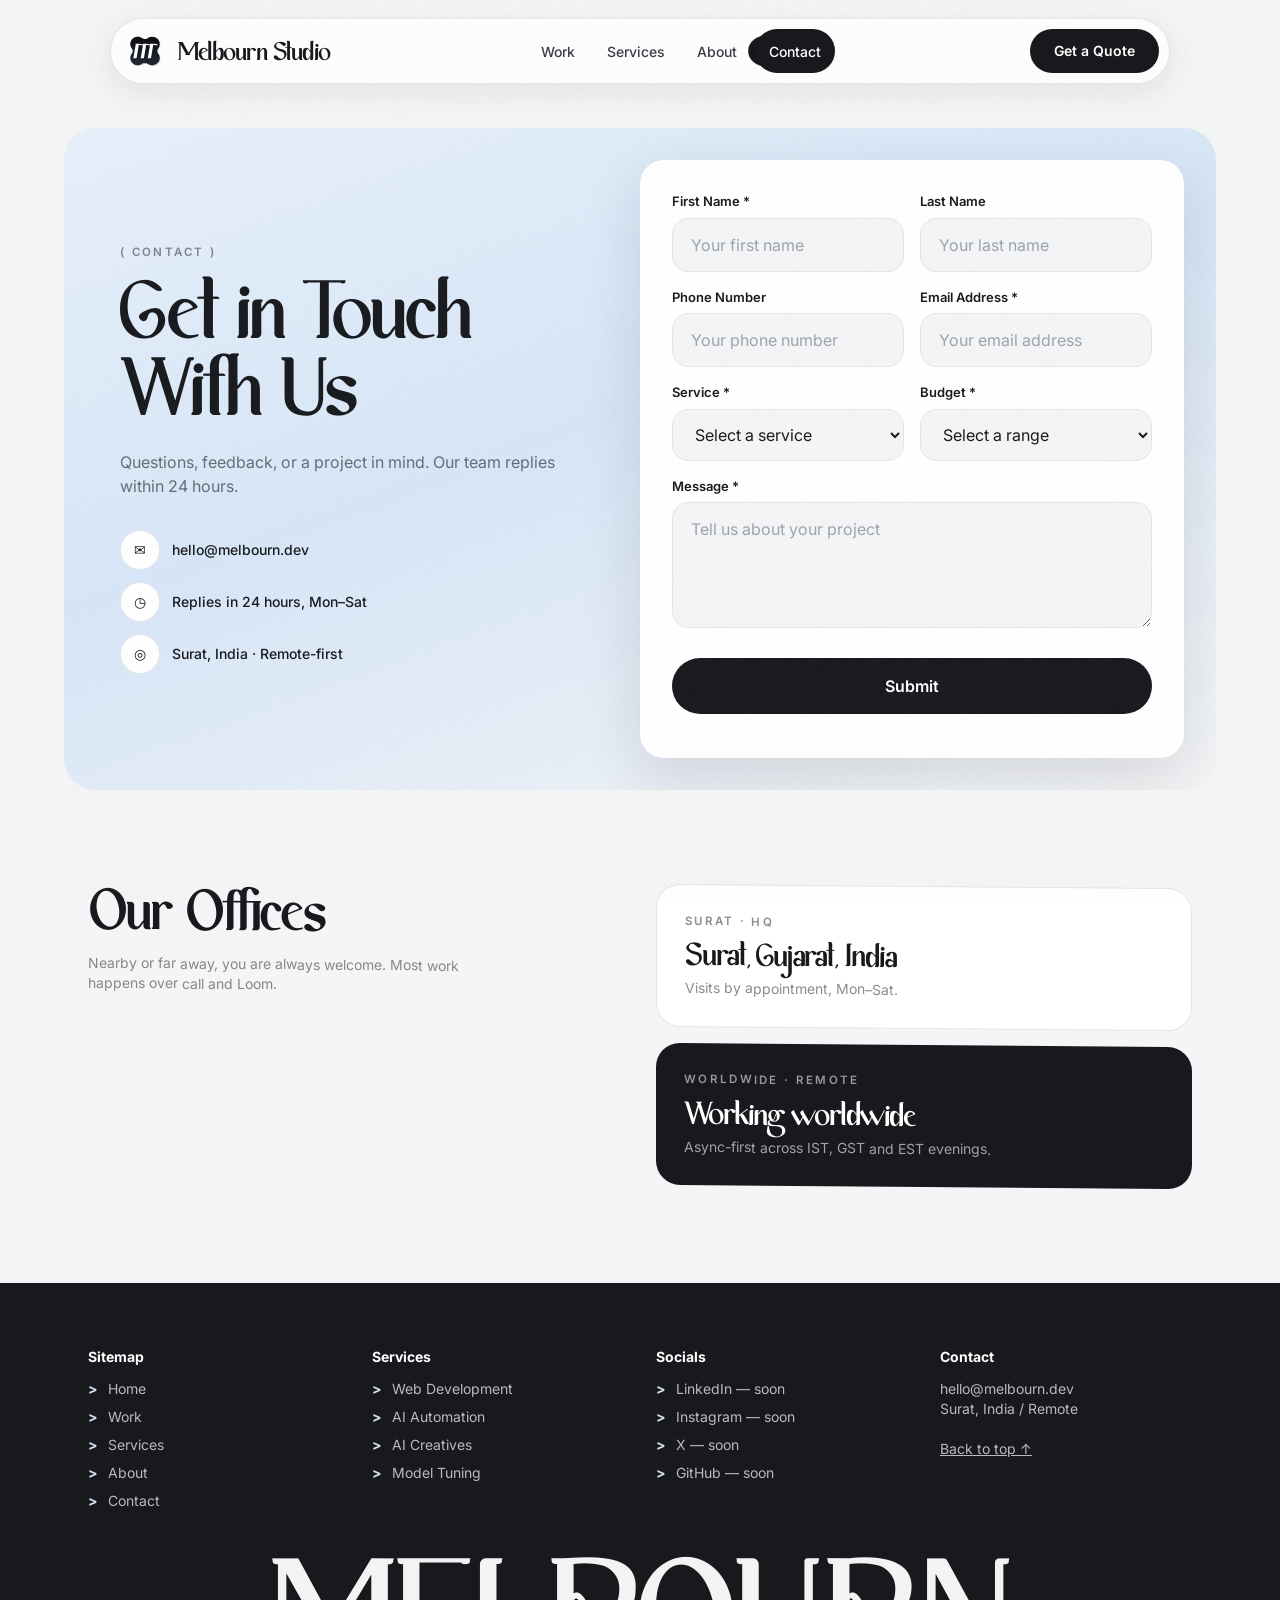
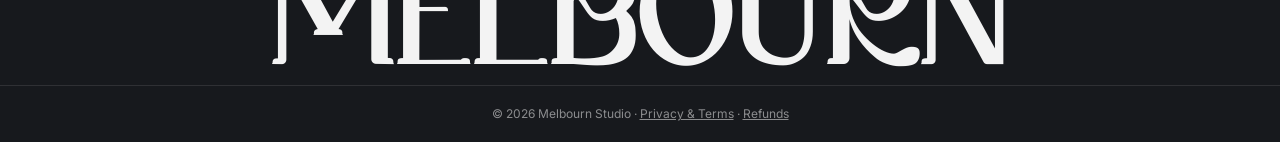
<file: contact/index.html>
<!DOCTYPE html><html lang="en"> <head><meta charset="utf-8"><meta name="viewport" content="width=device-width, initial-scale=1"><title>Contact — Melbourn Studio</title><meta name="description" content="Get a fixed quote in 24 hours. Hello@melbourn.dev, Surat India, working worldwide."><link rel="canonical" href="https://melbourn.dev/contact/"><meta name="theme-color" content="#17191D"><meta property="og:type" content="website"><meta property="og:site_name" content="Melbourn Studio"><meta property="og:title" content="Contact — Melbourn Studio"><meta property="og:description" content="Get a fixed quote in 24 hours. Hello@melbourn.dev, Surat India, working worldwide."><meta property="og:url" content="https://melbourn.dev/contact/"><meta property="og:image" content="https://melbourn.dev/favicon.svg"><meta name="twitter:card" content="summary"><meta name="twitter:title" content="Contact — Melbourn Studio"><meta name="twitter:description" content="Get a fixed quote in 24 hours. Hello@melbourn.dev, Surat India, working worldwide."><meta name="twitter:image" content="https://melbourn.dev/favicon.svg"><script type="application/ld+json">{"@context":"https://schema.org","@type":"ProfessionalService","name":"Melbourn Studio","url":"https://melbourn.dev","email":"hello@melbourn.dev","address":{"@type":"PostalAddress","addressLocality":"Surat","addressCountry":"IN"},"priceRange":"$99 - $799+"}</script><link rel="icon" type="image/svg+xml" href="/favicon.svg"><link rel="preconnect" href="https://fonts.googleapis.com"><link rel="preconnect" href="https://fonts.gstatic.com" crossorigin><link href="https://fonts.googleapis.com/css2?family=Inter:wght@400;500;600;700&display=swap" rel="stylesheet"><meta name="astro-view-transitions-enabled" content="true"><meta name="astro-view-transitions-fallback" content="animate"><style>#blind[data-astro-cid-iad6t2pe]{position:fixed;inset:0;z-index:90;display:flex;pointer-events:none;visibility:hidden}#blind[data-astro-cid-iad6t2pe].is-cover,#blind[data-astro-cid-iad6t2pe].is-leave{visibility:visible;pointer-events:all}.blind-panel[data-astro-cid-iad6t2pe]{flex:1 1 0;background:#17191d;transform:translateY(101%);transition:transform .55s cubic-bezier(.16,1,.3,1);will-change:transform}.blind-panel[data-astro-cid-iad6t2pe]:nth-child(1){transition-delay:0s}.blind-panel[data-astro-cid-iad6t2pe]:nth-child(2){transition-delay:.08s}.blind-panel[data-astro-cid-iad6t2pe]:nth-child(3){transition-delay:.16s}.blind-panel[data-astro-cid-iad6t2pe]:nth-child(4){transition-delay:.24s}.blind-panel[data-astro-cid-iad6t2pe]:nth-child(5){transition-delay:.32s}#blind[data-astro-cid-iad6t2pe].is-cover .blind-panel[data-astro-cid-iad6t2pe]{transform:translateY(0)}#blind[data-astro-cid-iad6t2pe].is-leave .blind-panel[data-astro-cid-iad6t2pe]{transform:translateY(-101%)}.blind-word[data-astro-cid-iad6t2pe]{position:absolute;inset:0;display:flex;align-items:center;justify-content:center;margin:0;color:#fff;font-family:Kryshna,Inter,sans-serif;font-weight:400;font-size:clamp(2rem,6vw,4rem);letter-spacing:.02em;opacity:0;transition:opacity .3s ease .3s}#blind[data-astro-cid-iad6t2pe].is-cover .blind-word[data-astro-cid-iad6t2pe]{opacity:1}#blind[data-astro-cid-iad6t2pe].is-leave .blind-word[data-astro-cid-iad6t2pe]{opacity:0;transition-delay:0s}@media (prefers-reduced-motion: reduce){.blind-panel[data-astro-cid-iad6t2pe],.blind-word[data-astro-cid-iad6t2pe]{transition:none}}@keyframes astroFadeInOut{0%{opacity:1}to{opacity:0}}@keyframes astroFadeIn{0%{opacity:0;mix-blend-mode:plus-lighter}to{opacity:1;mix-blend-mode:plus-lighter}}@keyframes astroFadeOut{0%{opacity:1;mix-blend-mode:plus-lighter}to{opacity:0;mix-blend-mode:plus-lighter}}@keyframes astroSlideFromRight{0%{transform:translate(100%)}}@keyframes astroSlideFromLeft{0%{transform:translate(-100%)}}@keyframes astroSlideToRight{to{transform:translate(100%)}}@keyframes astroSlideToLeft{to{transform:translate(-100%)}}@media (prefers-reduced-motion){::view-transition-group(*),::view-transition-old(*),::view-transition-new(*){animation:none!important}[data-astro-transition-scope]{animation:none!important}}.astro-route-announcer{position:absolute;left:0;top:0;clip:rect(0 0 0 0);clip-path:inset(50%);overflow:hidden;white-space:nowrap;width:1px;height:1px}*,:before,:after{--tw-border-spacing-x: 0;--tw-border-spacing-y: 0;--tw-translate-x: 0;--tw-translate-y: 0;--tw-rotate: 0;--tw-skew-x: 0;--tw-skew-y: 0;--tw-scale-x: 1;--tw-scale-y: 1;--tw-pan-x: ;--tw-pan-y: ;--tw-pinch-zoom: ;--tw-scroll-snap-strictness: proximity;--tw-gradient-from-position: ;--tw-gradient-via-position: ;--tw-gradient-to-position: ;--tw-ordinal: ;--tw-slashed-zero: ;--tw-numeric-figure: ;--tw-numeric-spacing: ;--tw-numeric-fraction: ;--tw-ring-inset: ;--tw-ring-offset-width: 0px;--tw-ring-offset-color: #fff;--tw-ring-color: rgb(59 130 246 / .5);--tw-ring-offset-shadow: 0 0 #0000;--tw-ring-shadow: 0 0 #0000;--tw-shadow: 0 0 #0000;--tw-shadow-colored: 0 0 #0000;--tw-blur: ;--tw-brightness: ;--tw-contrast: ;--tw-grayscale: ;--tw-hue-rotate: ;--tw-invert: ;--tw-saturate: ;--tw-sepia: ;--tw-drop-shadow: ;--tw-backdrop-blur: ;--tw-backdrop-brightness: ;--tw-backdrop-contrast: ;--tw-backdrop-grayscale: ;--tw-backdrop-hue-rotate: ;--tw-backdrop-invert: ;--tw-backdrop-opacity: ;--tw-backdrop-saturate: ;--tw-backdrop-sepia: ;--tw-contain-size: ;--tw-contain-layout: ;--tw-contain-paint: ;--tw-contain-style: }::backdrop{--tw-border-spacing-x: 0;--tw-border-spacing-y: 0;--tw-translate-x: 0;--tw-translate-y: 0;--tw-rotate: 0;--tw-skew-x: 0;--tw-skew-y: 0;--tw-scale-x: 1;--tw-scale-y: 1;--tw-pan-x: ;--tw-pan-y: ;--tw-pinch-zoom: ;--tw-scroll-snap-strictness: proximity;--tw-gradient-from-position: ;--tw-gradient-via-position: ;--tw-gradient-to-position: ;--tw-ordinal: ;--tw-slashed-zero: ;--tw-numeric-figure: ;--tw-numeric-spacing: ;--tw-numeric-fraction: ;--tw-ring-inset: ;--tw-ring-offset-width: 0px;--tw-ring-offset-color: #fff;--tw-ring-color: rgb(59 130 246 / .5);--tw-ring-offset-shadow: 0 0 #0000;--tw-ring-shadow: 0 0 #0000;--tw-shadow: 0 0 #0000;--tw-shadow-colored: 0 0 #0000;--tw-blur: ;--tw-brightness: ;--tw-contrast: ;--tw-grayscale: ;--tw-hue-rotate: ;--tw-invert: ;--tw-saturate: ;--tw-sepia: ;--tw-drop-shadow: ;--tw-backdrop-blur: ;--tw-backdrop-brightness: ;--tw-backdrop-contrast: ;--tw-backdrop-grayscale: ;--tw-backdrop-hue-rotate: ;--tw-backdrop-invert: ;--tw-backdrop-opacity: ;--tw-backdrop-saturate: ;--tw-backdrop-sepia: ;--tw-contain-size: ;--tw-contain-layout: ;--tw-contain-paint: ;--tw-contain-style: }*,:before,:after{box-sizing:border-box;border-width:0;border-style:solid;border-color:#e5e7eb}:before,:after{--tw-content: ""}html,:host{line-height:1.5;-webkit-text-size-adjust:100%;-moz-tab-size:4;-o-tab-size:4;tab-size:4;font-family:ui-sans-serif,system-ui,sans-serif,"Apple Color Emoji","Segoe UI Emoji",Segoe UI Symbol,"Noto Color Emoji";font-feature-settings:normal;font-variation-settings:normal;-webkit-tap-highlight-color:transparent}body{margin:0;line-height:inherit}hr{height:0;color:inherit;border-top-width:1px}abbr:where([title]){-webkit-text-decoration:underline dotted;text-decoration:underline dotted}h1,h2,h3,h4,h5,h6{font-size:inherit;font-weight:inherit}a{color:inherit;text-decoration:inherit}b,strong{font-weight:bolder}code,kbd,samp,pre{font-family:ui-monospace,SFMono-Regular,Menlo,Monaco,Consolas,Liberation Mono,Courier New,monospace;font-feature-settings:normal;font-variation-settings:normal;font-size:1em}small{font-size:80%}sub,sup{font-size:75%;line-height:0;position:relative;vertical-align:baseline}sub{bottom:-.25em}sup{top:-.5em}table{text-indent:0;border-color:inherit;border-collapse:collapse}button,input,optgroup,select,textarea{font-family:inherit;font-feature-settings:inherit;font-variation-settings:inherit;font-size:100%;font-weight:inherit;line-height:inherit;letter-spacing:inherit;color:inherit;margin:0;padding:0}button,select{text-transform:none}button,input:where([type=button]),input:where([type=reset]),input:where([type=submit]){-webkit-appearance:button;background-color:transparent;background-image:none}:-moz-focusring{outline:auto}:-moz-ui-invalid{box-shadow:none}progress{vertical-align:baseline}::-webkit-inner-spin-button,::-webkit-outer-spin-button{height:auto}[type=search]{-webkit-appearance:textfield;outline-offset:-2px}::-webkit-search-decoration{-webkit-appearance:none}::-webkit-file-upload-button{-webkit-appearance:button;font:inherit}summary{display:list-item}blockquote,dl,dd,h1,h2,h3,h4,h5,h6,hr,figure,p,pre{margin:0}fieldset{margin:0;padding:0}legend{padding:0}ol,ul,menu{list-style:none;margin:0;padding:0}dialog{padding:0}textarea{resize:vertical}input::-moz-placeholder,textarea::-moz-placeholder{opacity:1;color:#9ca3af}input::placeholder,textarea::placeholder{opacity:1;color:#9ca3af}button,[role=button]{cursor:pointer}:disabled{cursor:default}img,svg,video,canvas,audio,iframe,embed,object{display:block;vertical-align:middle}img,video{max-width:100%;height:auto}[hidden]:where(:not([hidden=until-found])){display:none}.sr-only{position:absolute;width:1px;height:1px;padding:0;margin:-1px;overflow:hidden;clip:rect(0,0,0,0);white-space:nowrap;border-width:0}.\!visible{visibility:visible!important}.visible{visibility:visible}.collapse{visibility:collapse}.fixed{position:fixed}.absolute{position:absolute}.relative{position:relative}.sticky{position:sticky}.inset-0{inset:0}.inset-x-4{left:1rem;right:1rem}.bottom-2{bottom:.5rem}.bottom-3{bottom:.75rem}.bottom-4{bottom:1rem}.left-\[10px\]{left:10px}.left-\[27px\]{left:27px}.top-2{top:.5rem}.top-28{top:7rem}.top-3{top:.75rem}.z-10{z-index:10}.order-1{order:1}.order-2{order:2}.mx-auto{margin-left:auto;margin-right:auto}.my-12{margin-top:3rem;margin-bottom:3rem}.-mt-4{margin-top:-1rem}.mb-3{margin-bottom:.75rem}.mt-1{margin-top:.25rem}.mt-10{margin-top:2.5rem}.mt-12{margin-top:3rem}.mt-2{margin-top:.5rem}.mt-3{margin-top:.75rem}.mt-4{margin-top:1rem}.mt-5{margin-top:1.25rem}.mt-6{margin-top:1.5rem}.mt-7{margin-top:1.75rem}.mt-8{margin-top:2rem}.mt-9{margin-top:2.25rem}.block{display:block}.inline-block{display:inline-block}.flex{display:flex}.grid{display:grid}.hidden{display:none}.aspect-\[3\/4\]{aspect-ratio:3/4}.aspect-\[4\/3\]{aspect-ratio:4/3}.aspect-\[5\/6\]{aspect-ratio:5/6}.h-10{height:2.5rem}.h-11{height:2.75rem}.h-12{height:3rem}.h-14{height:3.5rem}.h-9{height:2.25rem}.h-full{height:100%}.min-h-\[100dvh\]{min-height:100dvh}.min-h-\[44px\]{min-height:44px}.min-h-\[48px\]{min-height:48px}.min-h-\[52px\]{min-height:52px}.min-h-\[92dvh\]{min-height:92dvh}.w-10{width:2.5rem}.w-11{width:2.75rem}.w-12{width:3rem}.w-14{width:3.5rem}.w-8{width:2rem}.w-9{width:2.25rem}.w-full{width:100%}.w-px{width:1px}.min-w-0{min-width:0px}.max-w-3xl{max-width:48rem}.max-w-4xl{max-width:56rem}.max-w-5xl{max-width:64rem}.max-w-6xl{max-width:72rem}.max-w-md{max-width:28rem}.max-w-sm{max-width:24rem}.max-w-xl{max-width:36rem}.flex-1{flex:1 1 0%}.shrink-0{flex-shrink:0}.grow{flex-grow:1}.transform{transform:translate(var(--tw-translate-x),var(--tw-translate-y)) rotate(var(--tw-rotate)) skew(var(--tw-skew-x)) skewY(var(--tw-skew-y)) scaleX(var(--tw-scale-x)) scaleY(var(--tw-scale-y))}.select-none{-webkit-user-select:none;-moz-user-select:none;user-select:none}.resize{resize:both}.grid-cols-2{grid-template-columns:repeat(2,minmax(0,1fr))}.grid-cols-3{grid-template-columns:repeat(3,minmax(0,1fr))}.flex-col{flex-direction:column}.flex-wrap{flex-wrap:wrap}.items-start{align-items:flex-start}.items-end{align-items:flex-end}.items-center{align-items:center}.items-baseline{align-items:baseline}.justify-center{justify-content:center}.justify-between{justify-content:space-between}.gap-1{gap:.25rem}.gap-10{gap:2.5rem}.gap-12{gap:3rem}.gap-2{gap:.5rem}.gap-3{gap:.75rem}.gap-4{gap:1rem}.gap-5{gap:1.25rem}.gap-6{gap:1.5rem}.gap-8{gap:2rem}.space-y-10>:not([hidden])~:not([hidden]){--tw-space-y-reverse: 0;margin-top:calc(2.5rem * calc(1 - var(--tw-space-y-reverse)));margin-bottom:calc(2.5rem * var(--tw-space-y-reverse))}.space-y-2>:not([hidden])~:not([hidden]){--tw-space-y-reverse: 0;margin-top:calc(.5rem * calc(1 - var(--tw-space-y-reverse)));margin-bottom:calc(.5rem * var(--tw-space-y-reverse))}.space-y-2\.5>:not([hidden])~:not([hidden]){--tw-space-y-reverse: 0;margin-top:calc(.625rem * calc(1 - var(--tw-space-y-reverse)));margin-bottom:calc(.625rem * var(--tw-space-y-reverse))}.space-y-3>:not([hidden])~:not([hidden]){--tw-space-y-reverse: 0;margin-top:calc(.75rem * calc(1 - var(--tw-space-y-reverse)));margin-bottom:calc(.75rem * var(--tw-space-y-reverse))}.space-y-4>:not([hidden])~:not([hidden]){--tw-space-y-reverse: 0;margin-top:calc(1rem * calc(1 - var(--tw-space-y-reverse)));margin-bottom:calc(1rem * var(--tw-space-y-reverse))}.space-y-6>:not([hidden])~:not([hidden]){--tw-space-y-reverse: 0;margin-top:calc(1.5rem * calc(1 - var(--tw-space-y-reverse)));margin-bottom:calc(1.5rem * var(--tw-space-y-reverse))}.space-y-8>:not([hidden])~:not([hidden]){--tw-space-y-reverse: 0;margin-top:calc(2rem * calc(1 - var(--tw-space-y-reverse)));margin-bottom:calc(2rem * var(--tw-space-y-reverse))}.divide-line>:not([hidden])~:not([hidden]){--tw-divide-opacity: 1;border-color:rgb(227 230 234 / var(--tw-divide-opacity, 1))}.self-start{align-self:flex-start}.overflow-hidden{overflow:hidden}.overflow-x-hidden{overflow-x:hidden}.truncate{overflow:hidden;text-overflow:ellipsis;white-space:nowrap}.whitespace-nowrap{white-space:nowrap}.rounded-2xl{border-radius:1rem}.rounded-3xl{border-radius:1.5rem}.rounded-\[24px\]{border-radius:24px}.rounded-\[32px\]{border-radius:32px}.rounded-full{border-radius:9999px}.border{border-width:1px}.border-2{border-width:2px}.border-y{border-top-width:1px;border-bottom-width:1px}.border-t{border-top-width:1px}.border-char{--tw-border-opacity: 1;border-color:rgb(23 25 29 / var(--tw-border-opacity, 1))}.border-char\/10{border-color:#17191d1a}.border-line{--tw-border-opacity: 1;border-color:rgb(227 230 234 / var(--tw-border-opacity, 1))}.border-white\/10{border-color:#ffffff1a}.border-white\/15{border-color:#ffffff26}.border-white\/25{border-color:#ffffff40}.bg-char{--tw-bg-opacity: 1;background-color:rgb(23 25 29 / var(--tw-bg-opacity, 1))}.bg-char\/15{background-color:#17191d26}.bg-haze{--tw-bg-opacity: 1;background-color:rgb(215 230 247 / var(--tw-bg-opacity, 1))}.bg-haze\/50{background-color:#d7e6f780}.bg-white{--tw-bg-opacity: 1;background-color:rgb(255 255 255 / var(--tw-bg-opacity, 1))}.bg-white\/95{background-color:#fffffff2}.object-cover{-o-object-fit:cover;object-fit:cover}.p-10{padding:2.5rem}.p-4{padding:1rem}.p-5{padding:1.25rem}.p-6{padding:1.5rem}.p-7{padding:1.75rem}.p-8{padding:2rem}.px-4{padding-left:1rem;padding-right:1rem}.px-5{padding-left:1.25rem;padding-right:1.25rem}.px-6{padding-left:1.5rem;padding-right:1.5rem}.px-7{padding-left:1.75rem;padding-right:1.75rem}.px-8{padding-left:2rem;padding-right:2rem}.px-9{padding-left:2.25rem;padding-right:2.25rem}.py-1\.5{padding-top:.375rem;padding-bottom:.375rem}.py-16{padding-top:4rem;padding-bottom:4rem}.py-2{padding-top:.5rem;padding-bottom:.5rem}.py-20{padding-top:5rem;padding-bottom:5rem}.py-3{padding-top:.75rem;padding-bottom:.75rem}.py-3\.5{padding-top:.875rem;padding-bottom:.875rem}.py-4{padding-top:1rem;padding-bottom:1rem}.py-5{padding-top:1.25rem;padding-bottom:1.25rem}.py-7{padding-top:1.75rem;padding-bottom:1.75rem}.py-8{padding-top:2rem;padding-bottom:2rem}.pb-10{padding-bottom:2.5rem}.pb-12{padding-bottom:3rem}.pb-16{padding-bottom:4rem}.pb-20{padding-bottom:5rem}.pb-24{padding-bottom:6rem}.pb-8{padding-bottom:2rem}.pl-1{padding-left:.25rem}.pt-1{padding-top:.25rem}.pt-16{padding-top:4rem}.pt-28{padding-top:7rem}.pt-32{padding-top:8rem}.pt-40{padding-top:10rem}.text-left{text-align:left}.text-center{text-align:center}.font-head{font-family:Kryshna,Inter,sans-serif}.text-2xl{font-size:1.5rem;line-height:2rem}.text-3xl{font-size:1.875rem;line-height:2.25rem}.text-4xl{font-size:2.25rem;line-height:2.5rem}.text-5xl{font-size:3rem;line-height:1}.text-sm{font-size:.875rem;line-height:1.25rem}.text-xl{font-size:1.25rem;line-height:1.75rem}.text-xs{font-size:.75rem;line-height:1rem}.font-bold{font-weight:700}.font-medium{font-weight:500}.font-semibold{font-weight:600}.uppercase{text-transform:uppercase}.italic{font-style:italic}.leading-none{line-height:1}.leading-relaxed{line-height:1.625}.tracking-\[\.25em\]{letter-spacing:.25em}.tracking-\[\.2em\]{letter-spacing:.2em}.tracking-wide{letter-spacing:.025em}.tracking-widest{letter-spacing:.1em}.text-char{--tw-text-opacity: 1;color:rgb(23 25 29 / var(--tw-text-opacity, 1))}.text-char\/40{color:#17191d66}.text-char\/50{color:#17191d80}.text-char\/60{color:#17191d99}.text-char\/70{color:#17191db3}.text-white{--tw-text-opacity: 1;color:rgb(255 255 255 / var(--tw-text-opacity, 1))}.text-white\/40{color:#fff6}.text-white\/50{color:#ffffff80}.text-white\/60{color:#fff9}.text-white\/70{color:#ffffffb3}.text-white\/95{color:#fffffff2}.underline{text-decoration-line:underline}.antialiased{-webkit-font-smoothing:antialiased;-moz-osx-font-smoothing:grayscale}.shadow-\[0_20px_60px_rgba\(23\,25\,29\,\.07\)\]{--tw-shadow: 0 20px 60px rgba(23,25,29,.07);--tw-shadow-colored: 0 20px 60px var(--tw-shadow-color);box-shadow:var(--tw-ring-offset-shadow, 0 0 #0000),var(--tw-ring-shadow, 0 0 #0000),var(--tw-shadow)}.shadow-\[0_20px_60px_rgba\(23\,25\,29\,\.12\)\]{--tw-shadow: 0 20px 60px rgba(23,25,29,.12);--tw-shadow-colored: 0 20px 60px var(--tw-shadow-color);box-shadow:var(--tw-ring-offset-shadow, 0 0 #0000),var(--tw-ring-shadow, 0 0 #0000),var(--tw-shadow)}.outline-none{outline:2px solid transparent;outline-offset:2px}.blur{--tw-blur: blur(8px);filter:var(--tw-blur) var(--tw-brightness) var(--tw-contrast) var(--tw-grayscale) var(--tw-hue-rotate) var(--tw-invert) var(--tw-saturate) var(--tw-sepia) var(--tw-drop-shadow)}.filter{filter:var(--tw-blur) var(--tw-brightness) var(--tw-contrast) var(--tw-grayscale) var(--tw-hue-rotate) var(--tw-invert) var(--tw-saturate) var(--tw-sepia) var(--tw-drop-shadow)}.transition{transition-property:color,background-color,border-color,text-decoration-color,fill,stroke,opacity,box-shadow,transform,filter,backdrop-filter;transition-timing-function:cubic-bezier(.4,0,.2,1);transition-duration:.15s}:root{--spring-snappy: linear(0, .009, .035 2.1%, .141 4.4%, .723 12.9%, .938 16.7%, 1.017 19.4%, 1.067 22.5%, 1.089 26%, 1.079 30.3%, 1.049 36%, 1.024 42.6%, 1.011 50.3%, 1.004 59.2%, 1.001 69.3%, 1);--spring-smooth: linear(0, .004, .016 2.3%, .063 4.7%, .141 7.2%, .25 9.9%, .601 16.5%, .815 21%, .929 25.2%, .987 29%, 1.025 33.5%, 1.042 38%, 1.04 43.5%, 1.027 50%, 1.013 57.5%, 1.005 67%, 1.001 79%, 1);--m3-emphasized: cubic-bezier(.05, .7, .1, 1);--ease-out: cubic-bezier(.16, 1, .3, 1);--ease-in-out: cubic-bezier(.65, 0, .35, 1);--ease-snap: cubic-bezier(.22, 1, .36, 1)}@font-face{font-family:Kryshna;src:url(/kryshna.ttf) format("truetype");font-display:swap}html{scroll-behavior:smooth}body{font-family:Inter,sans-serif;background:#f4f5f6;color:#17191d;overflow-x:clip}.font-head{font-family:Kryshna,Inter,sans-serif;font-weight:400}:focus-visible{outline:3px solid #17191D;outline-offset:3px;border-radius:6px}.on-dark :focus-visible{outline-color:#d7e6f7}section[id],article[id]{scroll-margin-top:110px}a,button,summary{touch-action:manipulation;cursor:pointer}.btn-pill{border-radius:999px;transition:transform .5s var(--ease-snap),box-shadow .5s var(--ease-snap),filter .3s var(--ease-snap);will-change:transform}.btn-pill:hover{transform:translateY(-2px);box-shadow:0 12px 24px #17191d2e}.btn-pill:active{transform:scale(.96);box-shadow:inset 0 2px 8px #00000026;transition-duration:.1s}#navWrap{position:fixed;top:18px;left:0;right:0;z-index:50;display:flex;flex-direction:column;align-items:center;padding:0 16px}#navPill{width:min(1060px,100%);background:#ffffffb8;border:1px solid rgba(23,25,29,.1);border-radius:999px;display:flex;align-items:center;justify-content:space-between;gap:8px;padding:10px 10px 10px 14px;transition:width .5s var(--m3-emphasized),height .5s var(--m3-emphasized),border-radius .5s var(--m3-emphasized),padding .5s var(--m3-emphasized),box-shadow .4s var(--ease-out);box-shadow:0 8px 30px #17191d14}#navWrap.mini #navPill{width:60px;height:60px;padding:0;justify-content:center;border-radius:50%;cursor:pointer;overflow:hidden}#navWrap.mini .nav-links,#navWrap.mini .nav-cta,#navWrap.mini #navPill>a,#navWrap.mini .nav-tools{display:none}#navWrap.mini .nav-burger{display:flex!important}.nav-burger{display:none;align-items:center;justify-content:center;width:100%;height:100%}.nav-tools{display:flex;align-items:center;gap:6px;flex-shrink:0}.menu-btn{width:44px;height:44px;border-radius:50%;display:inline-flex;align-items:center;justify-content:center;border:1px solid rgba(23,25,29,.12);color:#17191d;background:transparent;transition:background .25s var(--ease-snap),transform .25s var(--ease-snap)}.menu-btn:hover{background:#17191d0f}.menu-btn:active{transform:scale(.94)}.menu-btn .icon-close{display:none}.menu-btn[aria-expanded=true] .icon-close{display:block}.menu-btn[aria-expanded=true] .icon-open{display:none}@media (max-width: 400px){.nav-brand-text{display:none}}#mobileMenu{display:grid;grid-template-rows:0fr;transition:grid-template-rows .4s var(--ease-out);width:min(1060px,100%)}#mobileMenu.open{grid-template-rows:1fr}#mobileMenu .mm-inner{overflow:hidden}.mm-card{border-radius:24px;padding:10px;margin-top:8px;box-shadow:0 20px 50px #17191d24}.mm-card a{display:flex;align-items:center;min-height:52px;padding:0 18px;border-radius:16px;font-weight:600;font-size:15px}.mm-card a:hover{background:#17191d0f}.mm-card a.mm-cta{justify-content:center;margin-top:6px}.nav-links a{padding:8px 14px;border-radius:999px;font-size:14px;font-weight:500;color:#3a3e45;min-height:44px;display:inline-flex;align-items:center}.nav-links a:hover,.nav-links a[aria-current=page]{background:#17191d;color:#fff}.nav-links{position:relative}.nav-links a{position:relative;z-index:1}.goo-layer{position:absolute;inset:-6px -10px;z-index:0;filter:url(#goo);pointer-events:none}.goo-blob,.goo-drop{position:absolute;top:50%;left:0;background:#17191d;border-radius:999px;opacity:0}.goo-blob{height:34px;margin-top:-17px;width:60px;will-change:transform,width;transition:transform .45s cubic-bezier(.34,1.4,.64,1),width .45s cubic-bezier(.34,1.4,.64,1),opacity .25s var(--ease-out)}.goo-drop{height:16px;width:16px;margin-top:-8px}.goo-layer.live .goo-blob{opacity:1}.goo-blob.squish{transform-origin:center;scale:1.18 .82}.goo-on .nav-links a:hover{background:transparent}.goo-on .nav-links a.lit{color:#fff}.hero-h{font-size:clamp(3rem,9vw,8.5rem);line-height:1;letter-spacing:-.01em;text-wrap:balance;max-width:18ch;margin-inline:auto}.sec-h{font-size:clamp(2.2rem,5vw,4rem);line-height:1.05}.eyebrow{font-size:.72rem;letter-spacing:.2em;text-transform:uppercase;color:#17191d80;font-weight:600}.on-dark .eyebrow{color:#ffffff8c}.hero-eyebrow{font-size:.72rem;letter-spacing:.2em;text-transform:uppercase;color:#17191d80;font-weight:600}.hero-sub{font-size:clamp(1rem,1.25vw,1.2rem);line-height:1.6;max-width:45ch}.hero-cta{transition:transform .5s var(--ease-out),box-shadow .5s var(--ease-out)}.hero-cta:hover{transform:translateY(-2px);box-shadow:0 8px 30px #17191d29}.hero-cta:active{transform:translateY(0) scale(.98)}.metric-number{font-variant-numeric:tabular-nums}.err-404{font-size:clamp(6rem,24vw,20rem);line-height:.9}.svc-row{border-top:1px solid rgba(255,255,255,.14)}.svc-row:last-child{border-bottom:1px solid rgba(255,255,255,.14)}.svc-body{display:grid;grid-template-rows:0fr;transition:grid-template-rows .45s var(--ease-out)}.svc-row.open .svc-body{grid-template-rows:1fr}.svc-inner{overflow:hidden}.svc-plus{transition:transform .35s var(--ease-out),background .3s var(--ease-snap),color .3s var(--ease-snap)}.svc-row.open .svc-plus{transform:rotate(45deg);background:#d7e6f7;border-color:#d7e6f7;color:#17191d}.tag{border:1px solid rgba(23,25,29,.2);border-radius:999px;padding:6px 14px;font-size:12px;color:#17191db3;white-space:nowrap}.on-dark .tag{border-color:#ffffff40;color:#fffc}.tick{width:22px;height:22px;border-radius:999px;background:#d7e6f7;color:#17191d;display:inline-flex;align-items:center;justify-content:center;font-size:13px;font-weight:700;flex-shrink:0}.svc-img{transition:transform .6s var(--ease-out)}.svc-row:hover .svc-img{transform:scale(1.03)}.work-card img{transition:transform .6s var(--ease-out)}.work-card:hover img{transform:scale(1.05)}.arrow-btn{transition:background .3s var(--ease-snap),transform .3s var(--ease-snap)}.work-card:hover .arrow-btn{background:#17191d;color:#fff;transform:rotate(-45deg)}.masonry{-moz-columns:1;columns:1;-moz-column-gap:20px;column-gap:20px}@media (min-width: 768px){.masonry{-moz-columns:3;columns:3}}.masonry>div{-moz-column-break-inside:avoid;break-inside:avoid;margin-bottom:20px;transition:transform .35s var(--ease-out),box-shadow .35s var(--ease-out)}.masonry>div:hover{transform:translateY(-5px);box-shadow:0 22px 44px #17191d1f}details summary::-webkit-details-marker{display:none}details[open] .faq-plus{transform:rotate(45deg)}.faq-plus{transition:transform .25s var(--ease-snap)}details[open]>summary~*{animation:faqIn .35s var(--ease-out)}@keyframes faqIn{0%{opacity:0;transform:translateY(-6px)}}.typo-footer{font-size:clamp(48px,11vw,170px);line-height:.9}.flink:before{content:">";margin-right:10px;color:#d7e6f7;font-weight:700}.toc-link{display:flex;gap:12px;align-items:flex-start;padding:7px 0;font-size:13px;color:#17191d8c;font-weight:500;min-height:32px}.toc-link .dot{width:11px;height:11px;border-radius:999px;border:2px solid rgba(23,25,29,.25);background:#f4f5f6;margin-top:4px;flex-shrink:0;transition:background .25s var(--ease-snap),border-color .25s var(--ease-snap),transform .25s var(--ease-snap)}.toc-link:hover{color:#17191d}.toc-link.active{color:#17191d;font-weight:700}.toc-link.active .dot{background:#17191d;border-color:#17191d}.toc-group{font-size:11px;font-weight:700;letter-spacing:.18em;text-transform:uppercase;color:#17191d66;margin:14px 0 4px}.legal-h3{font-size:1.05rem;font-weight:700;margin-top:1.6rem}.legal-p{font-size:.9rem;color:#17191da6;line-height:1.7;margin-top:.5rem}.step-num{width:56px;height:56px;border-radius:999px;background:#17191d;color:#fff;font-family:Kryshna,Inter,sans-serif;font-size:1.5rem;display:flex;align-items:center;justify-content:center;flex-shrink:0;position:relative;z-index:10}.step-num.alt{background:#fff;color:#17191d;border:2px solid #17191D}.refund-p{font-size:.9rem;color:#17191da6;line-height:1.7;margin-top:.5rem}.field{width:100%;border:1px solid #E3E6EA;border-radius:16px;padding:14px 18px;font-size:16px;background:#f4f5f6;min-height:52px}.field:focus{border-color:#17191d;outline:none;box-shadow:0 0 0 3px #d7e6f7}label.flabel{display:block;font-size:13px;font-weight:600;margin-bottom:6px}input[type=email]{min-height:48px;font-size:16px}@keyframes marquee-scroll{0%{transform:translate(0)}to{transform:translate(-50%)}}.marquee-track{animation:marquee-scroll 30s linear infinite;width:-moz-max-content;width:max-content}.marquee-track:hover{animation-play-state:paused}@media (prefers-reduced-motion: reduce){.marquee-track{animation:none}}.hero-video{position:absolute;inset:0;width:100%;height:100%;-o-object-fit:cover;object-fit:cover;opacity:.55;pointer-events:none}.bend-host{position:relative;overflow:hidden;border-radius:32px;border:1px solid #E3E6EA;background:#fff}.bend-scroll{position:relative;width:100%;height:100%;overflow:auto}.bend-source{position:absolute;inset:0;width:100%;height:100%}.bend-output{position:absolute;inset:0;width:100%;height:100%;pointer-events:none}.rise{opacity:0;transform:translateY(30px);animation:rise .6s var(--ease-out) forwards;will-change:opacity,transform}@keyframes rise{to{opacity:1;transform:none}}.rv{opacity:0;transform:translateY(28px) skewY(var(--vskew, 0deg));transition:opacity .7s var(--ease-out),transform .7s var(--ease-out);transition-delay:var(--d,0s);will-change:opacity,transform}.rv.in{opacity:1;transform:skewY(var(--vskew, 0deg));will-change:auto}.flink,.u-link{position:relative;text-decoration:none;transition:color .3s var(--ease-snap)}.flink:after,.u-link:after{content:"";position:absolute;left:0;bottom:-2px;width:100%;height:1.5px;background:currentColor;transform:scaleX(0);transform-origin:right;transition:transform .4s var(--ease-snap)}.flink:hover:after,.u-link:hover:after{transform:scaleX(1);transform-origin:left}#scrollProgress{position:fixed;top:0;left:0;width:100%;height:3px;z-index:60;background:#17191d;transform-origin:left;transform:scaleX(0);pointer-events:none}@media (prefers-reduced-motion: reduce){.rise{animation:enter-fade .3s var(--ease-out) both;animation-delay:0ms}.rv{opacity:1;transform:none;filter:none;transition:none}.hero-video{display:none}.lift,.lift:hover,.masonry>div,.masonry>div:hover{transform:none}#scrollProgress{display:none}html{scroll-behavior:auto}}@keyframes enter-fade{0%{opacity:0}to{opacity:1}}.dropcap:first-letter{font-family:Kryshna,Inter,sans-serif;font-size:3.1em;float:left;line-height:.85;padding-right:.14em;color:#17191d}figcaption.cap{font-size:11px;letter-spacing:.14em;text-transform:uppercase;color:#17191d73;margin-top:10px}figcaption.cap:before{content:"— "}.pull{border-left:4px solid #17191D}.pull>p:nth-child(2){font-size:1.02rem;line-height:1.65;color:#17191d;font-weight:500}::-moz-selection{background:#d7e6f7;color:#17191d}::selection{background:#d7e6f7;color:#17191d}::-webkit-scrollbar{width:10px}::-webkit-scrollbar-track{background:#f4f5f6}::-webkit-scrollbar-thumb{background:#17191d;border-radius:999px;border:2px solid #F4F5F6}.lift{transition:transform .35s var(--ease-out),box-shadow .35s var(--ease-out)}.lift:hover{transform:translateY(-5px);box-shadow:0 22px 44px #17191d1f}#toTop{position:fixed;right:20px;bottom:20px;z-index:45;width:52px;height:52px;border-radius:50%;background:#17191d;color:#fff;display:flex;align-items:center;justify-content:center;opacity:0;transform:translateY(16px) scale(.9);pointer-events:none;transition:opacity .4s var(--ease-out),transform .4s var(--ease-out);box-shadow:0 12px 28px #17191d40}#toTop.show{opacity:1;transform:none;pointer-events:auto}#toTop:hover{transform:translateY(-3px)}.goo-js .goo-blob{transition:opacity .25s var(--ease-out),scale .25s var(--ease-out)}body:after{content:"";position:fixed;inset:0;z-index:40;pointer-events:none;background-image:url("data:image/svg+xml,%3Csvg viewBox='0 0 256 256' xmlns='http://www.w3.org/2000/svg'%3E%3Cfilter id='n'%3E%3CfeTurbulence type='fractalNoise' baseFrequency='0.9' numOctaves='4' stitchTiles='stitch'/%3E%3C/filter%3E%3Crect width='100%25' height='100%25' filter='url(%23n)' opacity='0.035'/%3E%3C/svg%3E")}.focus\:not-sr-only:focus{position:static;width:auto;height:auto;padding:0;margin:0;overflow:visible;clip:auto;white-space:normal}.focus\:fixed:focus{position:fixed}.focus\:left-3:focus{left:.75rem}.focus\:top-3:focus{top:.75rem}.focus\:z-\[100\]:focus{z-index:100}.focus\:rounded-full:focus{border-radius:9999px}.focus\:bg-char:focus{--tw-bg-opacity: 1;background-color:rgb(23 25 29 / var(--tw-bg-opacity, 1))}.focus\:px-5:focus{padding-left:1.25rem;padding-right:1.25rem}.focus\:py-3:focus{padding-top:.75rem;padding-bottom:.75rem}.focus\:text-sm:focus{font-size:.875rem;line-height:1.25rem}.focus\:text-white:focus{--tw-text-opacity: 1;color:rgb(255 255 255 / var(--tw-text-opacity, 1))}.disabled\:opacity-60:disabled{opacity:.6}@media (min-width: 640px){.sm\:block{display:block}.sm\:grid-cols-2{grid-template-columns:repeat(2,minmax(0,1fr))}.sm\:flex-row{flex-direction:row}}@media (min-width: 768px){.md\:sticky{position:sticky}.md\:top-28{top:7rem}.md\:order-1{order:1}.md\:order-2{order:2}.md\:mt-0{margin-top:0}.md\:mt-10{margin-top:2.5rem}.md\:block{display:block}.md\:inline-block{display:inline-block}.md\:flex{display:flex}.md\:inline-flex{display:inline-flex}.md\:hidden{display:none}.md\:h-40{height:10rem}.md\:w-56{width:14rem}.md\:grid-cols-2{grid-template-columns:repeat(2,minmax(0,1fr))}.md\:grid-cols-3{grid-template-columns:repeat(3,minmax(0,1fr))}.md\:grid-cols-4{grid-template-columns:repeat(4,minmax(0,1fr))}.md\:grid-cols-\[1fr_1\.4fr\]{grid-template-columns:1fr 1.4fr}.md\:grid-cols-\[240px_1fr\]{grid-template-columns:240px 1fr}.md\:gap-6{gap:1.5rem}.md\:space-y-8>:not([hidden])~:not([hidden]){--tw-space-y-reverse: 0;margin-top:calc(2rem * calc(1 - var(--tw-space-y-reverse)));margin-bottom:calc(2rem * var(--tw-space-y-reverse))}.md\:divide-x>:not([hidden])~:not([hidden]){--tw-divide-x-reverse: 0;border-right-width:calc(1px * var(--tw-divide-x-reverse));border-left-width:calc(1px * calc(1 - var(--tw-divide-x-reverse)))}.md\:p-12{padding:3rem}.md\:p-14{padding:3.5rem}.md\:p-16{padding:4rem}.md\:p-8{padding:2rem}.md\:px-8{padding-left:2rem;padding-right:2rem}.md\:py-24{padding-top:6rem;padding-bottom:6rem}.md\:py-28{padding-top:7rem;padding-bottom:7rem}.md\:pb-24{padding-bottom:6rem}.md\:pb-28{padding-bottom:7rem}.md\:pl-0{padding-left:0}.md\:pt-32{padding-top:8rem}.md\:text-4xl{font-size:2.25rem;line-height:2.5rem}.md\:text-5xl{font-size:3rem;line-height:1}}@media (min-width: 1024px){.lg\:translate-y-8{--tw-translate-y: 2rem;transform:translate(var(--tw-translate-x),var(--tw-translate-y)) rotate(var(--tw-rotate)) skew(var(--tw-skew-x)) skewY(var(--tw-skew-y)) scaleX(var(--tw-scale-x)) scaleY(var(--tw-scale-y))}.lg\:grid-cols-2{grid-template-columns:repeat(2,minmax(0,1fr))}.lg\:pb-10{padding-bottom:2.5rem}}
</style><script type="module" src="/_astro/hoisted.BHELdmsU.js"></script></head> <body class="antialiased">  <a href="#main" class="sr-only focus:not-sr-only focus:fixed focus:top-3 focus:left-3 focus:z-[100] focus:bg-char focus:text-white focus:px-5 focus:py-3 focus:rounded-full focus:text-sm">Skip to content</a> <div id="scrollProgress" aria-hidden="true"></div> <div id="navWrap"> <nav id="navPill" aria-label="Main nav"> <a href="/" class="flex items-center gap-3 min-w-0"> <img src="/favicon.svg" alt="Melbourn Studio logo" class="w-10 h-10 rounded-full object-cover shrink-0" width="40" height="40"> <span class="nav-brand-text font-head text-2xl leading-none pt-1 truncate">Melbourn Studio</span> </a> <div class="nav-links hidden md:flex items-center gap-1" id="gooNav"> <div class="goo-layer" aria-hidden="true"><span class="goo-blob"></span><span class="goo-drop"></span></div> <svg width="0" height="0" style="position:absolute" aria-hidden="true"><defs><filter id="goo" x="-20%" y="-60%" width="140%" height="220%"><feGaussianBlur in="SourceGraphic" stdDeviation="9" result="blur"></feGaussianBlur><feColorMatrix in="blur" mode="matrix" values="1 0 0 0 0  0 1 0 0 0  0 0 1 0 0  0 0 0 20 -10" result="goo"></feColorMatrix><feComposite in="SourceGraphic" in2="goo" operator="atop"></feComposite></filter></defs></svg> <a href="/#work">Work</a> <a href="/services">Services</a> <a href="/about">About</a> <a href="/contact" aria-current="page">Contact</a> </div> <div class="nav-tools"> <a href="/contact" class="nav-cta btn-pill hidden md:inline-block bg-char text-white text-sm font-semibold px-6 py-3">Get a Quote</a> <button type="button" id="menuBtn" class="menu-btn md:hidden" aria-expanded="false" aria-controls="mobileMenu" aria-label="Open menu"> <svg class="icon-open" width="20" height="20" viewBox="0 0 24 24" fill="none" stroke="currentColor" stroke-width="2" stroke-linecap="round" aria-hidden="true"><path d="M4 7h16M4 12h16M4 17h16"></path></svg> <svg class="icon-close" width="20" height="20" viewBox="0 0 24 24" fill="none" stroke="currentColor" stroke-width="2" stroke-linecap="round" aria-hidden="true"><path d="M6 6l12 12M18 6L6 18"></path></svg> </button> </div> <span class="nav-burger" aria-hidden="true"><img src="/favicon.svg" alt="" width="36" height="36" class="w-9 h-9 rounded-full object-cover"></span> </nav> <div id="mobileMenu" class="md:hidden"> <div class="mm-inner"> <div class="mm-card bg-white border border-line"> <a href="/#work">Work</a> <a href="/services">Services</a> <a href="/about">About</a> <a href="/contact">Contact</a> <a href="/contact" class="mm-cta btn-pill bg-char text-white">Get a Quote</a> </div> </div> </div> </div> <div id="blind" data-astro-transition-persist="blind-overlay" aria-hidden="true" data-astro-cid-iad6t2pe> <div class="blind-panel" data-astro-cid-iad6t2pe></div> <div class="blind-panel" data-astro-cid-iad6t2pe></div> <div class="blind-panel" data-astro-cid-iad6t2pe></div> <div class="blind-panel" data-astro-cid-iad6t2pe></div> <div class="blind-panel" data-astro-cid-iad6t2pe></div> <p class="blind-word" data-astro-cid-iad6t2pe>Melbourn</p> </div>   <main id="main">  <header class="px-4 md:px-8 pt-28 md:pt-32"> <div class="max-w-6xl mx-auto rounded-[32px] overflow-hidden grid lg:grid-cols-2" style="background:linear-gradient(160deg, #E7F0FA 0%, #D7E6F7 45%, #F4F5F6 100%)"> <div class="p-8 md:p-14 flex flex-col justify-center"> <p class="rise eyebrow">( Contact )</p> <h1 class="rise font-head mt-4" style="animation-delay:.06s;font-size:clamp(2.8rem,6vw,5.2rem);line-height:1">Get in Touch<br>With Us</h1> <p class="rise mt-5 text-char/60 max-w-md" style="animation-delay:.12s">Questions, feedback, or a project in mind. Our team replies within 24 hours.</p> <ul class="rise mt-8 space-y-3 text-sm font-medium" style="animation-delay:.18s"> <li class="flex items-center gap-3"><div class="w-10 h-10 rounded-full bg-white border border-line flex items-center justify-center shrink-0 text-char">✉</div>hello@melbourn.dev</li> <li class="flex items-center gap-3"><div class="w-10 h-10 rounded-full bg-white border border-line flex items-center justify-center shrink-0 text-char">◷</div>Replies in 24 hours, Mon–Sat</li> <li class="flex items-center gap-3"><div class="w-10 h-10 rounded-full bg-white border border-line flex items-center justify-center shrink-0 text-char">◎</div>Surat, India · Remote-first</li> </ul> </div> <div class="p-4 md:p-8 md:pl-0"> <form id="quote" class="rise bg-white rounded-[24px] p-6 md:p-8 shadow-[0_20px_60px_rgba(23,25,29,.12)]" style="animation-delay:.14s" onsubmit="return handleForm(event)" data-done-btn="Request sent" data-done-msg="Thanks. Your request was noted. We reply within 24 hours."> <div class="grid sm:grid-cols-2 gap-4"> <div><label class="flabel" for="fFirst">First Name *</label><input class="field" id="fFirst" name="first" required autocomplete="given-name" placeholder="Your first name"></div> <div><label class="flabel" for="fLast">Last Name</label><input class="field" id="fLast" name="last" autocomplete="family-name" placeholder="Your last name"></div> <div><label class="flabel" for="fPhone">Phone Number</label><input class="field" id="fPhone" name="phone" type="tel" autocomplete="tel" placeholder="Your phone number"></div> <div><label class="flabel" for="fEmail">Email Address *</label><input class="field" id="fEmail" name="email" type="email" required autocomplete="email" placeholder="Your email address"></div> </div> <div class="grid sm:grid-cols-2 gap-4 mt-4"> <div><label class="flabel" for="fService">Service *</label><select class="field" id="fService" name="service" required><option value="">Select a service</option><option>Web Development</option><option>AI Automation</option><option>AI Creatives & Ads</option><option>Model Tuning</option><option>SEO + Care</option></select></div> <div><label class="flabel" for="fBudget">Budget *</label><select class="field" id="fBudget" name="budget" required><option value="">Select a range</option><option>Under $500</option><option>$500 – $1,500</option><option>$1,500 – $5,000</option><option>$5,000+</option></select></div> </div> <div class="mt-4"><label class="flabel" for="fMsg">Message *</label><textarea class="field" id="fMsg" name="message" rows="4" required placeholder="Tell us about your project"></textarea></div> <button type="submit" class="btn-pill w-full mt-6 bg-char text-white font-semibold py-4 min-h-[52px] disabled:opacity-60">Submit</button> <p id="formStatus" role="status" aria-live="polite" class="text-sm text-char mt-3"></p> </form> </div> </div> </header>  <section class="max-w-6xl mx-auto px-6 py-16 md:py-24 grid md:grid-cols-2 gap-8 items-start"> <div> <h2 class="font-head" style="font-size:clamp(2rem,4.5vw,3.4rem);line-height:1.05">Our Offices</h2> <p class="text-sm text-char/50 mt-3 max-w-sm">Nearby or far away, you are always welcome. Most work happens over call and Loom.</p> </div> <div class="space-y-4"> <div class="lift bg-white border border-line rounded-3xl p-7"><p class="eyebrow">Surat · HQ</p><p class="font-head text-3xl mt-2">Surat, Gujarat, India</p><p class="text-sm text-char/50 mt-1">Visits by appointment, Mon–Sat.</p></div> <div class="lift bg-char text-white rounded-3xl p-7"><p class="eyebrow" style="color:rgba(255,255,255,.55)">Worldwide · Remote</p><p class="font-head text-3xl mt-2">Working worldwide</p><p class="text-sm text-white/60 mt-1">Async-first across IST, GST and EST evenings.</p></div> </div> </section> </main> <footer class="on-dark bg-char text-white pt-16 overflow-hidden"> <div class="max-w-6xl mx-auto px-6 grid md:grid-cols-4 gap-8 text-sm"> <div><p class="font-bold mb-3">Sitemap</p><ul class="space-y-2 text-white/70"><li><a class="flink" href="/">Home</a></li><li><a class="flink" href="/#work">Work</a></li><li><a class="flink" href="/services">Services</a></li><li><a class="flink" href="/about">About</a></li><li><a class="flink" href="/contact">Contact</a></li></ul></div> <div><p class="font-bold mb-3">Services</p><ul class="space-y-2 text-white/70"><li><a class="flink" href="/services">Web Development</a></li><li><a class="flink" href="/services">AI Automation</a></li><li><a class="flink" href="/services">AI Creatives</a></li><li><a class="flink" href="/services">Model Tuning</a></li></ul></div> <div><p class="font-bold mb-3">Socials</p><ul class="space-y-2 text-white/70"><li><span class="flink">LinkedIn — soon</span></li><li><span class="flink">Instagram — soon</span></li><li><span class="flink">X — soon</span></li><li><span class="flink">GitHub — soon</span></li></ul></div> <div><p class="font-bold mb-3">Contact</p><p class="text-white/70">hello@melbourn.dev<br>Surat, India / Remote<br><br><a href="#quote" class="underline">Back to top ↑</a></p></div> </div> <div class="text-center mt-12 select-none"><div class="typo-footer font-head text-white/95">MELBOURN</div> <div class="border-t border-white/10 py-5 text-xs text-white/50">© 2026 Melbourn Studio · <a class="underline" href="/legal">Privacy & Terms</a> · <a class="underline" href="/refund">Refunds</a></div></div> </footer>   </body> </html>
</file>
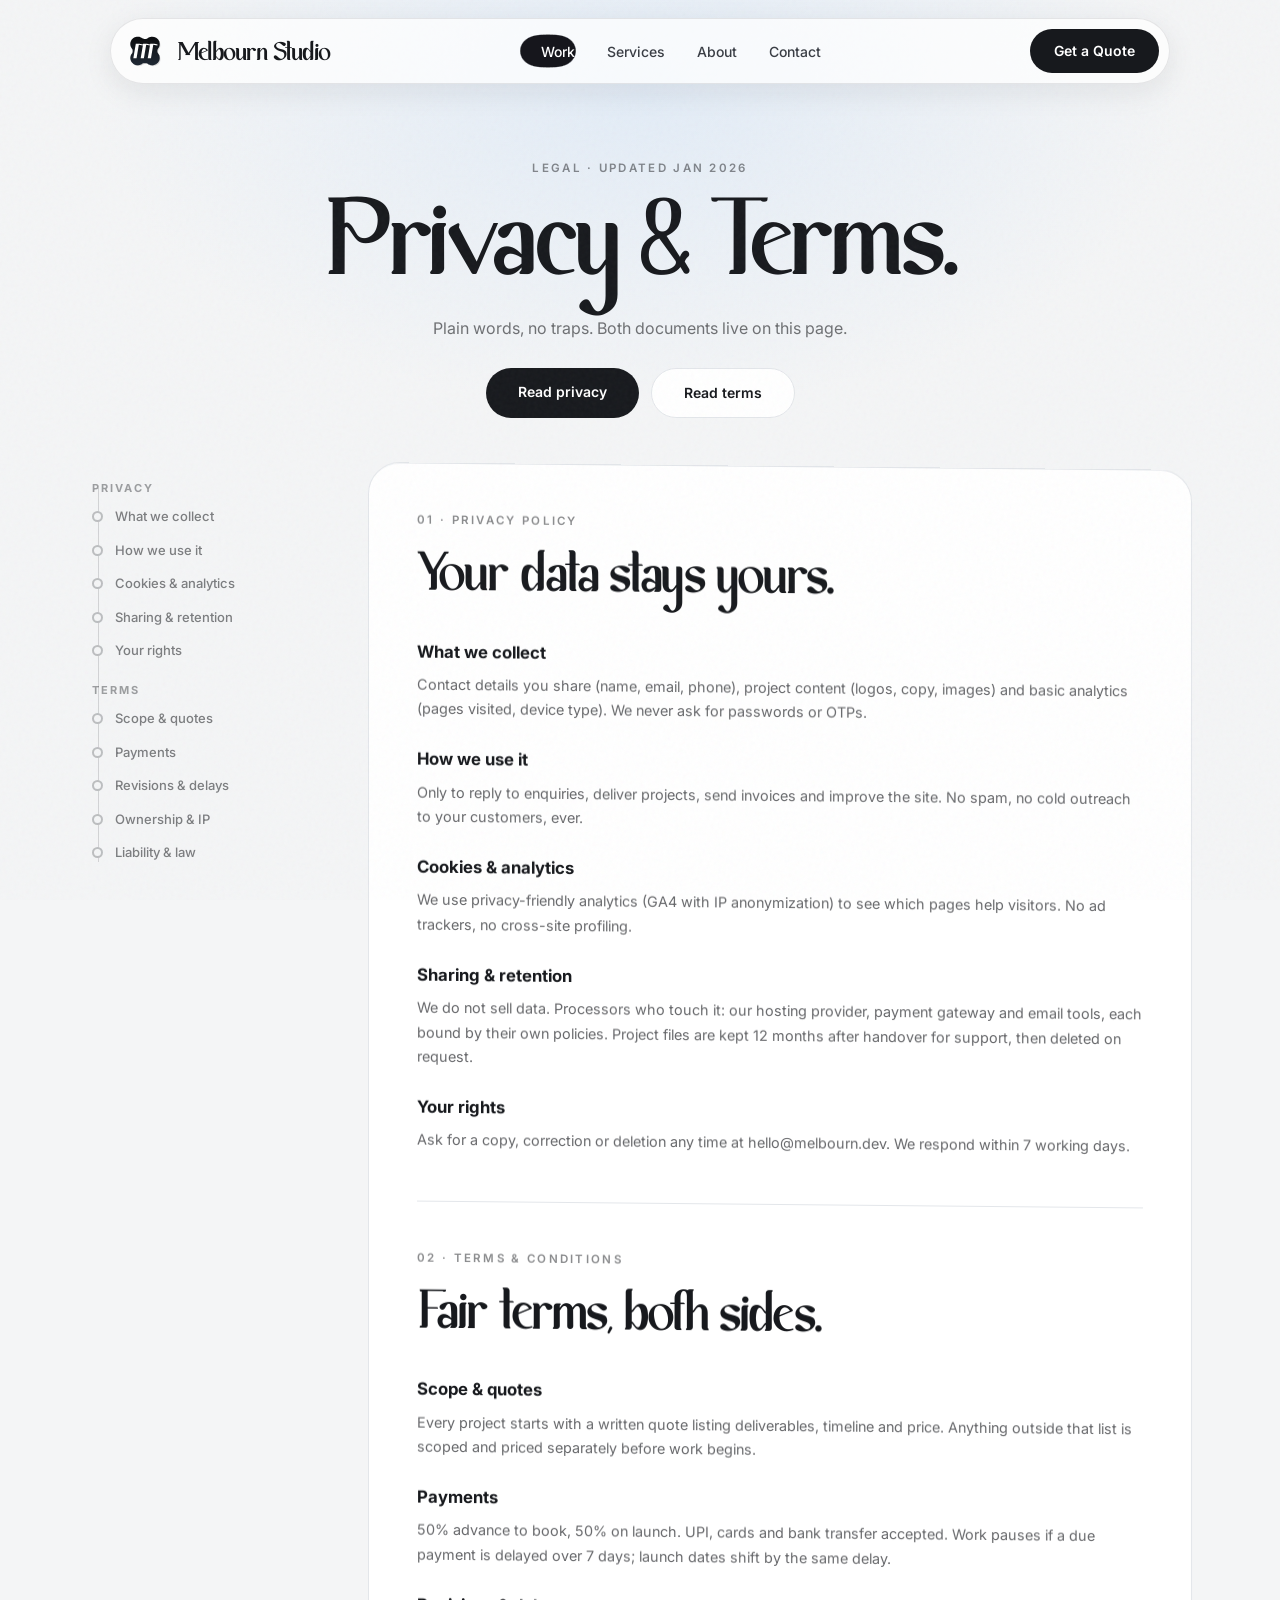
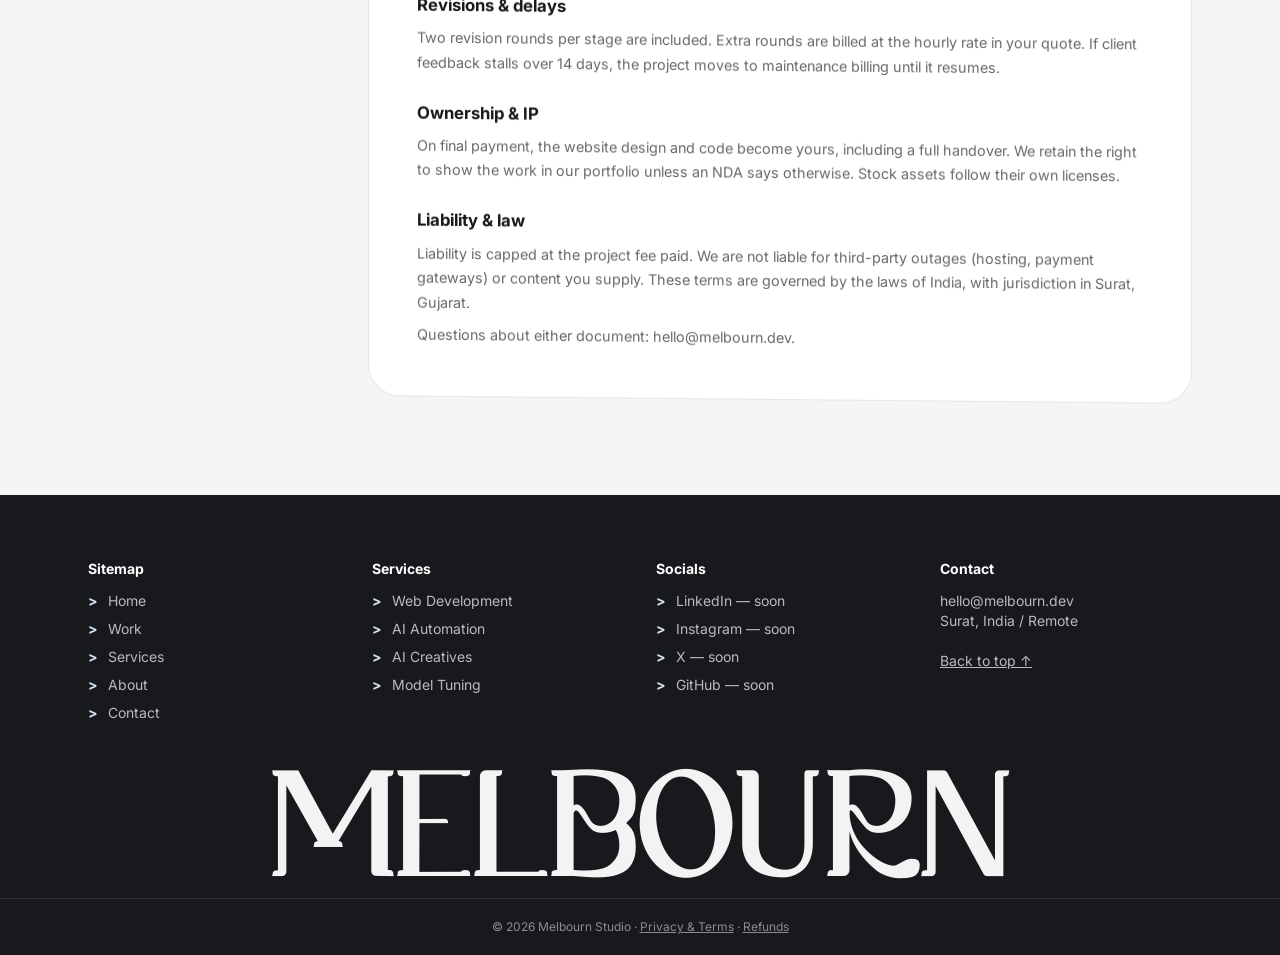
<file: legal/index.html>
<!DOCTYPE html><html lang="en"> <head><meta charset="utf-8"><meta name="viewport" content="width=device-width, initial-scale=1"><title>Privacy &amp; Terms — Melbourn Studio</title><meta name="description" content="Privacy policy and terms of service for Melbourn Studio. Plain words, no traps."><link rel="canonical" href="https://melbourn.dev/legal/"><meta name="theme-color" content="#17191D"><meta property="og:type" content="website"><meta property="og:site_name" content="Melbourn Studio"><meta property="og:title" content="Privacy &#38; Terms — Melbourn Studio"><meta property="og:description" content="Privacy policy and terms of service for Melbourn Studio. Plain words, no traps."><meta property="og:url" content="https://melbourn.dev/legal/"><meta property="og:image" content="https://melbourn.dev/favicon.svg"><meta name="twitter:card" content="summary"><meta name="twitter:title" content="Privacy &#38; Terms — Melbourn Studio"><meta name="twitter:description" content="Privacy policy and terms of service for Melbourn Studio. Plain words, no traps."><meta name="twitter:image" content="https://melbourn.dev/favicon.svg"><script type="application/ld+json">{"@context":"https://schema.org","@type":"ProfessionalService","name":"Melbourn Studio","url":"https://melbourn.dev","email":"hello@melbourn.dev","address":{"@type":"PostalAddress","addressLocality":"Surat","addressCountry":"IN"},"priceRange":"$99 - $799+"}</script><link rel="icon" type="image/svg+xml" href="/favicon.svg"><link rel="preconnect" href="https://fonts.googleapis.com"><link rel="preconnect" href="https://fonts.gstatic.com" crossorigin><link href="https://fonts.googleapis.com/css2?family=Inter:wght@400;500;600;700&display=swap" rel="stylesheet"><meta name="astro-view-transitions-enabled" content="true"><meta name="astro-view-transitions-fallback" content="animate"><style>#blind[data-astro-cid-iad6t2pe]{position:fixed;inset:0;z-index:90;display:flex;pointer-events:none;visibility:hidden}#blind[data-astro-cid-iad6t2pe].is-cover,#blind[data-astro-cid-iad6t2pe].is-leave{visibility:visible;pointer-events:all}.blind-panel[data-astro-cid-iad6t2pe]{flex:1 1 0;background:#17191d;transform:translateY(101%);transition:transform .55s cubic-bezier(.16,1,.3,1);will-change:transform}.blind-panel[data-astro-cid-iad6t2pe]:nth-child(1){transition-delay:0s}.blind-panel[data-astro-cid-iad6t2pe]:nth-child(2){transition-delay:.08s}.blind-panel[data-astro-cid-iad6t2pe]:nth-child(3){transition-delay:.16s}.blind-panel[data-astro-cid-iad6t2pe]:nth-child(4){transition-delay:.24s}.blind-panel[data-astro-cid-iad6t2pe]:nth-child(5){transition-delay:.32s}#blind[data-astro-cid-iad6t2pe].is-cover .blind-panel[data-astro-cid-iad6t2pe]{transform:translateY(0)}#blind[data-astro-cid-iad6t2pe].is-leave .blind-panel[data-astro-cid-iad6t2pe]{transform:translateY(-101%)}.blind-word[data-astro-cid-iad6t2pe]{position:absolute;inset:0;display:flex;align-items:center;justify-content:center;margin:0;color:#fff;font-family:Kryshna,Inter,sans-serif;font-weight:400;font-size:clamp(2rem,6vw,4rem);letter-spacing:.02em;opacity:0;transition:opacity .3s ease .3s}#blind[data-astro-cid-iad6t2pe].is-cover .blind-word[data-astro-cid-iad6t2pe]{opacity:1}#blind[data-astro-cid-iad6t2pe].is-leave .blind-word[data-astro-cid-iad6t2pe]{opacity:0;transition-delay:0s}@media (prefers-reduced-motion: reduce){.blind-panel[data-astro-cid-iad6t2pe],.blind-word[data-astro-cid-iad6t2pe]{transition:none}}@keyframes astroFadeInOut{0%{opacity:1}to{opacity:0}}@keyframes astroFadeIn{0%{opacity:0;mix-blend-mode:plus-lighter}to{opacity:1;mix-blend-mode:plus-lighter}}@keyframes astroFadeOut{0%{opacity:1;mix-blend-mode:plus-lighter}to{opacity:0;mix-blend-mode:plus-lighter}}@keyframes astroSlideFromRight{0%{transform:translate(100%)}}@keyframes astroSlideFromLeft{0%{transform:translate(-100%)}}@keyframes astroSlideToRight{to{transform:translate(100%)}}@keyframes astroSlideToLeft{to{transform:translate(-100%)}}@media (prefers-reduced-motion){::view-transition-group(*),::view-transition-old(*),::view-transition-new(*){animation:none!important}[data-astro-transition-scope]{animation:none!important}}.astro-route-announcer{position:absolute;left:0;top:0;clip:rect(0 0 0 0);clip-path:inset(50%);overflow:hidden;white-space:nowrap;width:1px;height:1px}*,:before,:after{--tw-border-spacing-x: 0;--tw-border-spacing-y: 0;--tw-translate-x: 0;--tw-translate-y: 0;--tw-rotate: 0;--tw-skew-x: 0;--tw-skew-y: 0;--tw-scale-x: 1;--tw-scale-y: 1;--tw-pan-x: ;--tw-pan-y: ;--tw-pinch-zoom: ;--tw-scroll-snap-strictness: proximity;--tw-gradient-from-position: ;--tw-gradient-via-position: ;--tw-gradient-to-position: ;--tw-ordinal: ;--tw-slashed-zero: ;--tw-numeric-figure: ;--tw-numeric-spacing: ;--tw-numeric-fraction: ;--tw-ring-inset: ;--tw-ring-offset-width: 0px;--tw-ring-offset-color: #fff;--tw-ring-color: rgb(59 130 246 / .5);--tw-ring-offset-shadow: 0 0 #0000;--tw-ring-shadow: 0 0 #0000;--tw-shadow: 0 0 #0000;--tw-shadow-colored: 0 0 #0000;--tw-blur: ;--tw-brightness: ;--tw-contrast: ;--tw-grayscale: ;--tw-hue-rotate: ;--tw-invert: ;--tw-saturate: ;--tw-sepia: ;--tw-drop-shadow: ;--tw-backdrop-blur: ;--tw-backdrop-brightness: ;--tw-backdrop-contrast: ;--tw-backdrop-grayscale: ;--tw-backdrop-hue-rotate: ;--tw-backdrop-invert: ;--tw-backdrop-opacity: ;--tw-backdrop-saturate: ;--tw-backdrop-sepia: ;--tw-contain-size: ;--tw-contain-layout: ;--tw-contain-paint: ;--tw-contain-style: }::backdrop{--tw-border-spacing-x: 0;--tw-border-spacing-y: 0;--tw-translate-x: 0;--tw-translate-y: 0;--tw-rotate: 0;--tw-skew-x: 0;--tw-skew-y: 0;--tw-scale-x: 1;--tw-scale-y: 1;--tw-pan-x: ;--tw-pan-y: ;--tw-pinch-zoom: ;--tw-scroll-snap-strictness: proximity;--tw-gradient-from-position: ;--tw-gradient-via-position: ;--tw-gradient-to-position: ;--tw-ordinal: ;--tw-slashed-zero: ;--tw-numeric-figure: ;--tw-numeric-spacing: ;--tw-numeric-fraction: ;--tw-ring-inset: ;--tw-ring-offset-width: 0px;--tw-ring-offset-color: #fff;--tw-ring-color: rgb(59 130 246 / .5);--tw-ring-offset-shadow: 0 0 #0000;--tw-ring-shadow: 0 0 #0000;--tw-shadow: 0 0 #0000;--tw-shadow-colored: 0 0 #0000;--tw-blur: ;--tw-brightness: ;--tw-contrast: ;--tw-grayscale: ;--tw-hue-rotate: ;--tw-invert: ;--tw-saturate: ;--tw-sepia: ;--tw-drop-shadow: ;--tw-backdrop-blur: ;--tw-backdrop-brightness: ;--tw-backdrop-contrast: ;--tw-backdrop-grayscale: ;--tw-backdrop-hue-rotate: ;--tw-backdrop-invert: ;--tw-backdrop-opacity: ;--tw-backdrop-saturate: ;--tw-backdrop-sepia: ;--tw-contain-size: ;--tw-contain-layout: ;--tw-contain-paint: ;--tw-contain-style: }*,:before,:after{box-sizing:border-box;border-width:0;border-style:solid;border-color:#e5e7eb}:before,:after{--tw-content: ""}html,:host{line-height:1.5;-webkit-text-size-adjust:100%;-moz-tab-size:4;-o-tab-size:4;tab-size:4;font-family:ui-sans-serif,system-ui,sans-serif,"Apple Color Emoji","Segoe UI Emoji",Segoe UI Symbol,"Noto Color Emoji";font-feature-settings:normal;font-variation-settings:normal;-webkit-tap-highlight-color:transparent}body{margin:0;line-height:inherit}hr{height:0;color:inherit;border-top-width:1px}abbr:where([title]){-webkit-text-decoration:underline dotted;text-decoration:underline dotted}h1,h2,h3,h4,h5,h6{font-size:inherit;font-weight:inherit}a{color:inherit;text-decoration:inherit}b,strong{font-weight:bolder}code,kbd,samp,pre{font-family:ui-monospace,SFMono-Regular,Menlo,Monaco,Consolas,Liberation Mono,Courier New,monospace;font-feature-settings:normal;font-variation-settings:normal;font-size:1em}small{font-size:80%}sub,sup{font-size:75%;line-height:0;position:relative;vertical-align:baseline}sub{bottom:-.25em}sup{top:-.5em}table{text-indent:0;border-color:inherit;border-collapse:collapse}button,input,optgroup,select,textarea{font-family:inherit;font-feature-settings:inherit;font-variation-settings:inherit;font-size:100%;font-weight:inherit;line-height:inherit;letter-spacing:inherit;color:inherit;margin:0;padding:0}button,select{text-transform:none}button,input:where([type=button]),input:where([type=reset]),input:where([type=submit]){-webkit-appearance:button;background-color:transparent;background-image:none}:-moz-focusring{outline:auto}:-moz-ui-invalid{box-shadow:none}progress{vertical-align:baseline}::-webkit-inner-spin-button,::-webkit-outer-spin-button{height:auto}[type=search]{-webkit-appearance:textfield;outline-offset:-2px}::-webkit-search-decoration{-webkit-appearance:none}::-webkit-file-upload-button{-webkit-appearance:button;font:inherit}summary{display:list-item}blockquote,dl,dd,h1,h2,h3,h4,h5,h6,hr,figure,p,pre{margin:0}fieldset{margin:0;padding:0}legend{padding:0}ol,ul,menu{list-style:none;margin:0;padding:0}dialog{padding:0}textarea{resize:vertical}input::-moz-placeholder,textarea::-moz-placeholder{opacity:1;color:#9ca3af}input::placeholder,textarea::placeholder{opacity:1;color:#9ca3af}button,[role=button]{cursor:pointer}:disabled{cursor:default}img,svg,video,canvas,audio,iframe,embed,object{display:block;vertical-align:middle}img,video{max-width:100%;height:auto}[hidden]:where(:not([hidden=until-found])){display:none}.sr-only{position:absolute;width:1px;height:1px;padding:0;margin:-1px;overflow:hidden;clip:rect(0,0,0,0);white-space:nowrap;border-width:0}.\!visible{visibility:visible!important}.visible{visibility:visible}.collapse{visibility:collapse}.fixed{position:fixed}.absolute{position:absolute}.relative{position:relative}.sticky{position:sticky}.inset-0{inset:0}.inset-x-4{left:1rem;right:1rem}.bottom-2{bottom:.5rem}.bottom-3{bottom:.75rem}.bottom-4{bottom:1rem}.left-\[10px\]{left:10px}.left-\[27px\]{left:27px}.top-2{top:.5rem}.top-28{top:7rem}.top-3{top:.75rem}.z-10{z-index:10}.order-1{order:1}.order-2{order:2}.mx-auto{margin-left:auto;margin-right:auto}.my-12{margin-top:3rem;margin-bottom:3rem}.-mt-4{margin-top:-1rem}.mb-3{margin-bottom:.75rem}.mt-1{margin-top:.25rem}.mt-10{margin-top:2.5rem}.mt-12{margin-top:3rem}.mt-2{margin-top:.5rem}.mt-3{margin-top:.75rem}.mt-4{margin-top:1rem}.mt-5{margin-top:1.25rem}.mt-6{margin-top:1.5rem}.mt-7{margin-top:1.75rem}.mt-8{margin-top:2rem}.mt-9{margin-top:2.25rem}.block{display:block}.inline-block{display:inline-block}.flex{display:flex}.grid{display:grid}.hidden{display:none}.aspect-\[3\/4\]{aspect-ratio:3/4}.aspect-\[4\/3\]{aspect-ratio:4/3}.aspect-\[5\/6\]{aspect-ratio:5/6}.h-10{height:2.5rem}.h-11{height:2.75rem}.h-12{height:3rem}.h-14{height:3.5rem}.h-9{height:2.25rem}.h-full{height:100%}.min-h-\[100dvh\]{min-height:100dvh}.min-h-\[44px\]{min-height:44px}.min-h-\[48px\]{min-height:48px}.min-h-\[52px\]{min-height:52px}.min-h-\[92dvh\]{min-height:92dvh}.w-10{width:2.5rem}.w-11{width:2.75rem}.w-12{width:3rem}.w-14{width:3.5rem}.w-8{width:2rem}.w-9{width:2.25rem}.w-full{width:100%}.w-px{width:1px}.min-w-0{min-width:0px}.max-w-3xl{max-width:48rem}.max-w-4xl{max-width:56rem}.max-w-5xl{max-width:64rem}.max-w-6xl{max-width:72rem}.max-w-md{max-width:28rem}.max-w-sm{max-width:24rem}.max-w-xl{max-width:36rem}.flex-1{flex:1 1 0%}.shrink-0{flex-shrink:0}.grow{flex-grow:1}.transform{transform:translate(var(--tw-translate-x),var(--tw-translate-y)) rotate(var(--tw-rotate)) skew(var(--tw-skew-x)) skewY(var(--tw-skew-y)) scaleX(var(--tw-scale-x)) scaleY(var(--tw-scale-y))}.select-none{-webkit-user-select:none;-moz-user-select:none;user-select:none}.resize{resize:both}.grid-cols-2{grid-template-columns:repeat(2,minmax(0,1fr))}.grid-cols-3{grid-template-columns:repeat(3,minmax(0,1fr))}.flex-col{flex-direction:column}.flex-wrap{flex-wrap:wrap}.items-start{align-items:flex-start}.items-end{align-items:flex-end}.items-center{align-items:center}.items-baseline{align-items:baseline}.justify-center{justify-content:center}.justify-between{justify-content:space-between}.gap-1{gap:.25rem}.gap-10{gap:2.5rem}.gap-12{gap:3rem}.gap-2{gap:.5rem}.gap-3{gap:.75rem}.gap-4{gap:1rem}.gap-5{gap:1.25rem}.gap-6{gap:1.5rem}.gap-8{gap:2rem}.space-y-10>:not([hidden])~:not([hidden]){--tw-space-y-reverse: 0;margin-top:calc(2.5rem * calc(1 - var(--tw-space-y-reverse)));margin-bottom:calc(2.5rem * var(--tw-space-y-reverse))}.space-y-2>:not([hidden])~:not([hidden]){--tw-space-y-reverse: 0;margin-top:calc(.5rem * calc(1 - var(--tw-space-y-reverse)));margin-bottom:calc(.5rem * var(--tw-space-y-reverse))}.space-y-2\.5>:not([hidden])~:not([hidden]){--tw-space-y-reverse: 0;margin-top:calc(.625rem * calc(1 - var(--tw-space-y-reverse)));margin-bottom:calc(.625rem * var(--tw-space-y-reverse))}.space-y-3>:not([hidden])~:not([hidden]){--tw-space-y-reverse: 0;margin-top:calc(.75rem * calc(1 - var(--tw-space-y-reverse)));margin-bottom:calc(.75rem * var(--tw-space-y-reverse))}.space-y-4>:not([hidden])~:not([hidden]){--tw-space-y-reverse: 0;margin-top:calc(1rem * calc(1 - var(--tw-space-y-reverse)));margin-bottom:calc(1rem * var(--tw-space-y-reverse))}.space-y-6>:not([hidden])~:not([hidden]){--tw-space-y-reverse: 0;margin-top:calc(1.5rem * calc(1 - var(--tw-space-y-reverse)));margin-bottom:calc(1.5rem * var(--tw-space-y-reverse))}.space-y-8>:not([hidden])~:not([hidden]){--tw-space-y-reverse: 0;margin-top:calc(2rem * calc(1 - var(--tw-space-y-reverse)));margin-bottom:calc(2rem * var(--tw-space-y-reverse))}.divide-line>:not([hidden])~:not([hidden]){--tw-divide-opacity: 1;border-color:rgb(227 230 234 / var(--tw-divide-opacity, 1))}.self-start{align-self:flex-start}.overflow-hidden{overflow:hidden}.overflow-x-hidden{overflow-x:hidden}.truncate{overflow:hidden;text-overflow:ellipsis;white-space:nowrap}.whitespace-nowrap{white-space:nowrap}.rounded-2xl{border-radius:1rem}.rounded-3xl{border-radius:1.5rem}.rounded-\[24px\]{border-radius:24px}.rounded-\[32px\]{border-radius:32px}.rounded-full{border-radius:9999px}.border{border-width:1px}.border-2{border-width:2px}.border-y{border-top-width:1px;border-bottom-width:1px}.border-t{border-top-width:1px}.border-char{--tw-border-opacity: 1;border-color:rgb(23 25 29 / var(--tw-border-opacity, 1))}.border-char\/10{border-color:#17191d1a}.border-line{--tw-border-opacity: 1;border-color:rgb(227 230 234 / var(--tw-border-opacity, 1))}.border-white\/10{border-color:#ffffff1a}.border-white\/15{border-color:#ffffff26}.border-white\/25{border-color:#ffffff40}.bg-char{--tw-bg-opacity: 1;background-color:rgb(23 25 29 / var(--tw-bg-opacity, 1))}.bg-char\/15{background-color:#17191d26}.bg-haze{--tw-bg-opacity: 1;background-color:rgb(215 230 247 / var(--tw-bg-opacity, 1))}.bg-haze\/50{background-color:#d7e6f780}.bg-white{--tw-bg-opacity: 1;background-color:rgb(255 255 255 / var(--tw-bg-opacity, 1))}.bg-white\/95{background-color:#fffffff2}.object-cover{-o-object-fit:cover;object-fit:cover}.p-10{padding:2.5rem}.p-4{padding:1rem}.p-5{padding:1.25rem}.p-6{padding:1.5rem}.p-7{padding:1.75rem}.p-8{padding:2rem}.px-4{padding-left:1rem;padding-right:1rem}.px-5{padding-left:1.25rem;padding-right:1.25rem}.px-6{padding-left:1.5rem;padding-right:1.5rem}.px-7{padding-left:1.75rem;padding-right:1.75rem}.px-8{padding-left:2rem;padding-right:2rem}.px-9{padding-left:2.25rem;padding-right:2.25rem}.py-1\.5{padding-top:.375rem;padding-bottom:.375rem}.py-16{padding-top:4rem;padding-bottom:4rem}.py-2{padding-top:.5rem;padding-bottom:.5rem}.py-20{padding-top:5rem;padding-bottom:5rem}.py-3{padding-top:.75rem;padding-bottom:.75rem}.py-3\.5{padding-top:.875rem;padding-bottom:.875rem}.py-4{padding-top:1rem;padding-bottom:1rem}.py-5{padding-top:1.25rem;padding-bottom:1.25rem}.py-7{padding-top:1.75rem;padding-bottom:1.75rem}.py-8{padding-top:2rem;padding-bottom:2rem}.pb-10{padding-bottom:2.5rem}.pb-12{padding-bottom:3rem}.pb-16{padding-bottom:4rem}.pb-20{padding-bottom:5rem}.pb-24{padding-bottom:6rem}.pb-8{padding-bottom:2rem}.pl-1{padding-left:.25rem}.pt-1{padding-top:.25rem}.pt-16{padding-top:4rem}.pt-28{padding-top:7rem}.pt-32{padding-top:8rem}.pt-40{padding-top:10rem}.text-left{text-align:left}.text-center{text-align:center}.font-head{font-family:Kryshna,Inter,sans-serif}.text-2xl{font-size:1.5rem;line-height:2rem}.text-3xl{font-size:1.875rem;line-height:2.25rem}.text-4xl{font-size:2.25rem;line-height:2.5rem}.text-5xl{font-size:3rem;line-height:1}.text-sm{font-size:.875rem;line-height:1.25rem}.text-xl{font-size:1.25rem;line-height:1.75rem}.text-xs{font-size:.75rem;line-height:1rem}.font-bold{font-weight:700}.font-medium{font-weight:500}.font-semibold{font-weight:600}.uppercase{text-transform:uppercase}.italic{font-style:italic}.leading-none{line-height:1}.leading-relaxed{line-height:1.625}.tracking-\[\.25em\]{letter-spacing:.25em}.tracking-\[\.2em\]{letter-spacing:.2em}.tracking-wide{letter-spacing:.025em}.tracking-widest{letter-spacing:.1em}.text-char{--tw-text-opacity: 1;color:rgb(23 25 29 / var(--tw-text-opacity, 1))}.text-char\/40{color:#17191d66}.text-char\/50{color:#17191d80}.text-char\/60{color:#17191d99}.text-char\/70{color:#17191db3}.text-white{--tw-text-opacity: 1;color:rgb(255 255 255 / var(--tw-text-opacity, 1))}.text-white\/40{color:#fff6}.text-white\/50{color:#ffffff80}.text-white\/60{color:#fff9}.text-white\/70{color:#ffffffb3}.text-white\/95{color:#fffffff2}.underline{text-decoration-line:underline}.antialiased{-webkit-font-smoothing:antialiased;-moz-osx-font-smoothing:grayscale}.shadow-\[0_20px_60px_rgba\(23\,25\,29\,\.07\)\]{--tw-shadow: 0 20px 60px rgba(23,25,29,.07);--tw-shadow-colored: 0 20px 60px var(--tw-shadow-color);box-shadow:var(--tw-ring-offset-shadow, 0 0 #0000),var(--tw-ring-shadow, 0 0 #0000),var(--tw-shadow)}.shadow-\[0_20px_60px_rgba\(23\,25\,29\,\.12\)\]{--tw-shadow: 0 20px 60px rgba(23,25,29,.12);--tw-shadow-colored: 0 20px 60px var(--tw-shadow-color);box-shadow:var(--tw-ring-offset-shadow, 0 0 #0000),var(--tw-ring-shadow, 0 0 #0000),var(--tw-shadow)}.outline-none{outline:2px solid transparent;outline-offset:2px}.blur{--tw-blur: blur(8px);filter:var(--tw-blur) var(--tw-brightness) var(--tw-contrast) var(--tw-grayscale) var(--tw-hue-rotate) var(--tw-invert) var(--tw-saturate) var(--tw-sepia) var(--tw-drop-shadow)}.filter{filter:var(--tw-blur) var(--tw-brightness) var(--tw-contrast) var(--tw-grayscale) var(--tw-hue-rotate) var(--tw-invert) var(--tw-saturate) var(--tw-sepia) var(--tw-drop-shadow)}.transition{transition-property:color,background-color,border-color,text-decoration-color,fill,stroke,opacity,box-shadow,transform,filter,backdrop-filter;transition-timing-function:cubic-bezier(.4,0,.2,1);transition-duration:.15s}:root{--spring-snappy: linear(0, .009, .035 2.1%, .141 4.4%, .723 12.9%, .938 16.7%, 1.017 19.4%, 1.067 22.5%, 1.089 26%, 1.079 30.3%, 1.049 36%, 1.024 42.6%, 1.011 50.3%, 1.004 59.2%, 1.001 69.3%, 1);--spring-smooth: linear(0, .004, .016 2.3%, .063 4.7%, .141 7.2%, .25 9.9%, .601 16.5%, .815 21%, .929 25.2%, .987 29%, 1.025 33.5%, 1.042 38%, 1.04 43.5%, 1.027 50%, 1.013 57.5%, 1.005 67%, 1.001 79%, 1);--m3-emphasized: cubic-bezier(.05, .7, .1, 1);--ease-out: cubic-bezier(.16, 1, .3, 1);--ease-in-out: cubic-bezier(.65, 0, .35, 1);--ease-snap: cubic-bezier(.22, 1, .36, 1)}@font-face{font-family:Kryshna;src:url(/kryshna.ttf) format("truetype");font-display:swap}html{scroll-behavior:smooth}body{font-family:Inter,sans-serif;background:#f4f5f6;color:#17191d;overflow-x:clip}.font-head{font-family:Kryshna,Inter,sans-serif;font-weight:400}:focus-visible{outline:3px solid #17191D;outline-offset:3px;border-radius:6px}.on-dark :focus-visible{outline-color:#d7e6f7}section[id],article[id]{scroll-margin-top:110px}a,button,summary{touch-action:manipulation;cursor:pointer}.btn-pill{border-radius:999px;transition:transform .5s var(--ease-snap),box-shadow .5s var(--ease-snap),filter .3s var(--ease-snap);will-change:transform}.btn-pill:hover{transform:translateY(-2px);box-shadow:0 12px 24px #17191d2e}.btn-pill:active{transform:scale(.96);box-shadow:inset 0 2px 8px #00000026;transition-duration:.1s}#navWrap{position:fixed;top:18px;left:0;right:0;z-index:50;display:flex;flex-direction:column;align-items:center;padding:0 16px}#navPill{width:min(1060px,100%);background:#ffffffb8;border:1px solid rgba(23,25,29,.1);border-radius:999px;display:flex;align-items:center;justify-content:space-between;gap:8px;padding:10px 10px 10px 14px;transition:width .5s var(--m3-emphasized),height .5s var(--m3-emphasized),border-radius .5s var(--m3-emphasized),padding .5s var(--m3-emphasized),box-shadow .4s var(--ease-out);box-shadow:0 8px 30px #17191d14}#navWrap.mini #navPill{width:60px;height:60px;padding:0;justify-content:center;border-radius:50%;cursor:pointer;overflow:hidden}#navWrap.mini .nav-links,#navWrap.mini .nav-cta,#navWrap.mini #navPill>a,#navWrap.mini .nav-tools{display:none}#navWrap.mini .nav-burger{display:flex!important}.nav-burger{display:none;align-items:center;justify-content:center;width:100%;height:100%}.nav-tools{display:flex;align-items:center;gap:6px;flex-shrink:0}.menu-btn{width:44px;height:44px;border-radius:50%;display:inline-flex;align-items:center;justify-content:center;border:1px solid rgba(23,25,29,.12);color:#17191d;background:transparent;transition:background .25s var(--ease-snap),transform .25s var(--ease-snap)}.menu-btn:hover{background:#17191d0f}.menu-btn:active{transform:scale(.94)}.menu-btn .icon-close{display:none}.menu-btn[aria-expanded=true] .icon-close{display:block}.menu-btn[aria-expanded=true] .icon-open{display:none}@media (max-width: 400px){.nav-brand-text{display:none}}#mobileMenu{display:grid;grid-template-rows:0fr;transition:grid-template-rows .4s var(--ease-out);width:min(1060px,100%)}#mobileMenu.open{grid-template-rows:1fr}#mobileMenu .mm-inner{overflow:hidden}.mm-card{border-radius:24px;padding:10px;margin-top:8px;box-shadow:0 20px 50px #17191d24}.mm-card a{display:flex;align-items:center;min-height:52px;padding:0 18px;border-radius:16px;font-weight:600;font-size:15px}.mm-card a:hover{background:#17191d0f}.mm-card a.mm-cta{justify-content:center;margin-top:6px}.nav-links a{padding:8px 14px;border-radius:999px;font-size:14px;font-weight:500;color:#3a3e45;min-height:44px;display:inline-flex;align-items:center}.nav-links a:hover,.nav-links a[aria-current=page]{background:#17191d;color:#fff}.nav-links{position:relative}.nav-links a{position:relative;z-index:1}.goo-layer{position:absolute;inset:-6px -10px;z-index:0;filter:url(#goo);pointer-events:none}.goo-blob,.goo-drop{position:absolute;top:50%;left:0;background:#17191d;border-radius:999px;opacity:0}.goo-blob{height:34px;margin-top:-17px;width:60px;will-change:transform,width;transition:transform .45s cubic-bezier(.34,1.4,.64,1),width .45s cubic-bezier(.34,1.4,.64,1),opacity .25s var(--ease-out)}.goo-drop{height:16px;width:16px;margin-top:-8px}.goo-layer.live .goo-blob{opacity:1}.goo-blob.squish{transform-origin:center;scale:1.18 .82}.goo-on .nav-links a:hover{background:transparent}.goo-on .nav-links a.lit{color:#fff}.hero-h{font-size:clamp(3rem,9vw,8.5rem);line-height:1;letter-spacing:-.01em;text-wrap:balance;max-width:18ch;margin-inline:auto}.sec-h{font-size:clamp(2.2rem,5vw,4rem);line-height:1.05}.eyebrow{font-size:.72rem;letter-spacing:.2em;text-transform:uppercase;color:#17191d80;font-weight:600}.on-dark .eyebrow{color:#ffffff8c}.hero-eyebrow{font-size:.72rem;letter-spacing:.2em;text-transform:uppercase;color:#17191d80;font-weight:600}.hero-sub{font-size:clamp(1rem,1.25vw,1.2rem);line-height:1.6;max-width:45ch}.hero-cta{transition:transform .5s var(--ease-out),box-shadow .5s var(--ease-out)}.hero-cta:hover{transform:translateY(-2px);box-shadow:0 8px 30px #17191d29}.hero-cta:active{transform:translateY(0) scale(.98)}.metric-number{font-variant-numeric:tabular-nums}.err-404{font-size:clamp(6rem,24vw,20rem);line-height:.9}.svc-row{border-top:1px solid rgba(255,255,255,.14)}.svc-row:last-child{border-bottom:1px solid rgba(255,255,255,.14)}.svc-body{display:grid;grid-template-rows:0fr;transition:grid-template-rows .45s var(--ease-out)}.svc-row.open .svc-body{grid-template-rows:1fr}.svc-inner{overflow:hidden}.svc-plus{transition:transform .35s var(--ease-out),background .3s var(--ease-snap),color .3s var(--ease-snap)}.svc-row.open .svc-plus{transform:rotate(45deg);background:#d7e6f7;border-color:#d7e6f7;color:#17191d}.tag{border:1px solid rgba(23,25,29,.2);border-radius:999px;padding:6px 14px;font-size:12px;color:#17191db3;white-space:nowrap}.on-dark .tag{border-color:#ffffff40;color:#fffc}.tick{width:22px;height:22px;border-radius:999px;background:#d7e6f7;color:#17191d;display:inline-flex;align-items:center;justify-content:center;font-size:13px;font-weight:700;flex-shrink:0}.svc-img{transition:transform .6s var(--ease-out)}.svc-row:hover .svc-img{transform:scale(1.03)}.work-card img{transition:transform .6s var(--ease-out)}.work-card:hover img{transform:scale(1.05)}.arrow-btn{transition:background .3s var(--ease-snap),transform .3s var(--ease-snap)}.work-card:hover .arrow-btn{background:#17191d;color:#fff;transform:rotate(-45deg)}.masonry{-moz-columns:1;columns:1;-moz-column-gap:20px;column-gap:20px}@media (min-width: 768px){.masonry{-moz-columns:3;columns:3}}.masonry>div{-moz-column-break-inside:avoid;break-inside:avoid;margin-bottom:20px;transition:transform .35s var(--ease-out),box-shadow .35s var(--ease-out)}.masonry>div:hover{transform:translateY(-5px);box-shadow:0 22px 44px #17191d1f}details summary::-webkit-details-marker{display:none}details[open] .faq-plus{transform:rotate(45deg)}.faq-plus{transition:transform .25s var(--ease-snap)}details[open]>summary~*{animation:faqIn .35s var(--ease-out)}@keyframes faqIn{0%{opacity:0;transform:translateY(-6px)}}.typo-footer{font-size:clamp(48px,11vw,170px);line-height:.9}.flink:before{content:">";margin-right:10px;color:#d7e6f7;font-weight:700}.toc-link{display:flex;gap:12px;align-items:flex-start;padding:7px 0;font-size:13px;color:#17191d8c;font-weight:500;min-height:32px}.toc-link .dot{width:11px;height:11px;border-radius:999px;border:2px solid rgba(23,25,29,.25);background:#f4f5f6;margin-top:4px;flex-shrink:0;transition:background .25s var(--ease-snap),border-color .25s var(--ease-snap),transform .25s var(--ease-snap)}.toc-link:hover{color:#17191d}.toc-link.active{color:#17191d;font-weight:700}.toc-link.active .dot{background:#17191d;border-color:#17191d}.toc-group{font-size:11px;font-weight:700;letter-spacing:.18em;text-transform:uppercase;color:#17191d66;margin:14px 0 4px}.legal-h3{font-size:1.05rem;font-weight:700;margin-top:1.6rem}.legal-p{font-size:.9rem;color:#17191da6;line-height:1.7;margin-top:.5rem}.step-num{width:56px;height:56px;border-radius:999px;background:#17191d;color:#fff;font-family:Kryshna,Inter,sans-serif;font-size:1.5rem;display:flex;align-items:center;justify-content:center;flex-shrink:0;position:relative;z-index:10}.step-num.alt{background:#fff;color:#17191d;border:2px solid #17191D}.refund-p{font-size:.9rem;color:#17191da6;line-height:1.7;margin-top:.5rem}.field{width:100%;border:1px solid #E3E6EA;border-radius:16px;padding:14px 18px;font-size:16px;background:#f4f5f6;min-height:52px}.field:focus{border-color:#17191d;outline:none;box-shadow:0 0 0 3px #d7e6f7}label.flabel{display:block;font-size:13px;font-weight:600;margin-bottom:6px}input[type=email]{min-height:48px;font-size:16px}@keyframes marquee-scroll{0%{transform:translate(0)}to{transform:translate(-50%)}}.marquee-track{animation:marquee-scroll 30s linear infinite;width:-moz-max-content;width:max-content}.marquee-track:hover{animation-play-state:paused}@media (prefers-reduced-motion: reduce){.marquee-track{animation:none}}.hero-video{position:absolute;inset:0;width:100%;height:100%;-o-object-fit:cover;object-fit:cover;opacity:.55;pointer-events:none}.bend-host{position:relative;overflow:hidden;border-radius:32px;border:1px solid #E3E6EA;background:#fff}.bend-scroll{position:relative;width:100%;height:100%;overflow:auto}.bend-source{position:absolute;inset:0;width:100%;height:100%}.bend-output{position:absolute;inset:0;width:100%;height:100%;pointer-events:none}.rise{opacity:0;transform:translateY(30px);animation:rise .6s var(--ease-out) forwards;will-change:opacity,transform}@keyframes rise{to{opacity:1;transform:none}}.rv{opacity:0;transform:translateY(28px) skewY(var(--vskew, 0deg));transition:opacity .7s var(--ease-out),transform .7s var(--ease-out);transition-delay:var(--d,0s);will-change:opacity,transform}.rv.in{opacity:1;transform:skewY(var(--vskew, 0deg));will-change:auto}.flink,.u-link{position:relative;text-decoration:none;transition:color .3s var(--ease-snap)}.flink:after,.u-link:after{content:"";position:absolute;left:0;bottom:-2px;width:100%;height:1.5px;background:currentColor;transform:scaleX(0);transform-origin:right;transition:transform .4s var(--ease-snap)}.flink:hover:after,.u-link:hover:after{transform:scaleX(1);transform-origin:left}#scrollProgress{position:fixed;top:0;left:0;width:100%;height:3px;z-index:60;background:#17191d;transform-origin:left;transform:scaleX(0);pointer-events:none}@media (prefers-reduced-motion: reduce){.rise{animation:enter-fade .3s var(--ease-out) both;animation-delay:0ms}.rv{opacity:1;transform:none;filter:none;transition:none}.hero-video{display:none}.lift,.lift:hover,.masonry>div,.masonry>div:hover{transform:none}#scrollProgress{display:none}html{scroll-behavior:auto}}@keyframes enter-fade{0%{opacity:0}to{opacity:1}}.dropcap:first-letter{font-family:Kryshna,Inter,sans-serif;font-size:3.1em;float:left;line-height:.85;padding-right:.14em;color:#17191d}figcaption.cap{font-size:11px;letter-spacing:.14em;text-transform:uppercase;color:#17191d73;margin-top:10px}figcaption.cap:before{content:"— "}.pull{border-left:4px solid #17191D}.pull>p:nth-child(2){font-size:1.02rem;line-height:1.65;color:#17191d;font-weight:500}::-moz-selection{background:#d7e6f7;color:#17191d}::selection{background:#d7e6f7;color:#17191d}::-webkit-scrollbar{width:10px}::-webkit-scrollbar-track{background:#f4f5f6}::-webkit-scrollbar-thumb{background:#17191d;border-radius:999px;border:2px solid #F4F5F6}.lift{transition:transform .35s var(--ease-out),box-shadow .35s var(--ease-out)}.lift:hover{transform:translateY(-5px);box-shadow:0 22px 44px #17191d1f}#toTop{position:fixed;right:20px;bottom:20px;z-index:45;width:52px;height:52px;border-radius:50%;background:#17191d;color:#fff;display:flex;align-items:center;justify-content:center;opacity:0;transform:translateY(16px) scale(.9);pointer-events:none;transition:opacity .4s var(--ease-out),transform .4s var(--ease-out);box-shadow:0 12px 28px #17191d40}#toTop.show{opacity:1;transform:none;pointer-events:auto}#toTop:hover{transform:translateY(-3px)}.goo-js .goo-blob{transition:opacity .25s var(--ease-out),scale .25s var(--ease-out)}body:after{content:"";position:fixed;inset:0;z-index:40;pointer-events:none;background-image:url("data:image/svg+xml,%3Csvg viewBox='0 0 256 256' xmlns='http://www.w3.org/2000/svg'%3E%3Cfilter id='n'%3E%3CfeTurbulence type='fractalNoise' baseFrequency='0.9' numOctaves='4' stitchTiles='stitch'/%3E%3C/filter%3E%3Crect width='100%25' height='100%25' filter='url(%23n)' opacity='0.035'/%3E%3C/svg%3E")}.focus\:not-sr-only:focus{position:static;width:auto;height:auto;padding:0;margin:0;overflow:visible;clip:auto;white-space:normal}.focus\:fixed:focus{position:fixed}.focus\:left-3:focus{left:.75rem}.focus\:top-3:focus{top:.75rem}.focus\:z-\[100\]:focus{z-index:100}.focus\:rounded-full:focus{border-radius:9999px}.focus\:bg-char:focus{--tw-bg-opacity: 1;background-color:rgb(23 25 29 / var(--tw-bg-opacity, 1))}.focus\:px-5:focus{padding-left:1.25rem;padding-right:1.25rem}.focus\:py-3:focus{padding-top:.75rem;padding-bottom:.75rem}.focus\:text-sm:focus{font-size:.875rem;line-height:1.25rem}.focus\:text-white:focus{--tw-text-opacity: 1;color:rgb(255 255 255 / var(--tw-text-opacity, 1))}.disabled\:opacity-60:disabled{opacity:.6}@media (min-width: 640px){.sm\:block{display:block}.sm\:grid-cols-2{grid-template-columns:repeat(2,minmax(0,1fr))}.sm\:flex-row{flex-direction:row}}@media (min-width: 768px){.md\:sticky{position:sticky}.md\:top-28{top:7rem}.md\:order-1{order:1}.md\:order-2{order:2}.md\:mt-0{margin-top:0}.md\:mt-10{margin-top:2.5rem}.md\:block{display:block}.md\:inline-block{display:inline-block}.md\:flex{display:flex}.md\:inline-flex{display:inline-flex}.md\:hidden{display:none}.md\:h-40{height:10rem}.md\:w-56{width:14rem}.md\:grid-cols-2{grid-template-columns:repeat(2,minmax(0,1fr))}.md\:grid-cols-3{grid-template-columns:repeat(3,minmax(0,1fr))}.md\:grid-cols-4{grid-template-columns:repeat(4,minmax(0,1fr))}.md\:grid-cols-\[1fr_1\.4fr\]{grid-template-columns:1fr 1.4fr}.md\:grid-cols-\[240px_1fr\]{grid-template-columns:240px 1fr}.md\:gap-6{gap:1.5rem}.md\:space-y-8>:not([hidden])~:not([hidden]){--tw-space-y-reverse: 0;margin-top:calc(2rem * calc(1 - var(--tw-space-y-reverse)));margin-bottom:calc(2rem * var(--tw-space-y-reverse))}.md\:divide-x>:not([hidden])~:not([hidden]){--tw-divide-x-reverse: 0;border-right-width:calc(1px * var(--tw-divide-x-reverse));border-left-width:calc(1px * calc(1 - var(--tw-divide-x-reverse)))}.md\:p-12{padding:3rem}.md\:p-14{padding:3.5rem}.md\:p-16{padding:4rem}.md\:p-8{padding:2rem}.md\:px-8{padding-left:2rem;padding-right:2rem}.md\:py-24{padding-top:6rem;padding-bottom:6rem}.md\:py-28{padding-top:7rem;padding-bottom:7rem}.md\:pb-24{padding-bottom:6rem}.md\:pb-28{padding-bottom:7rem}.md\:pl-0{padding-left:0}.md\:pt-32{padding-top:8rem}.md\:text-4xl{font-size:2.25rem;line-height:2.5rem}.md\:text-5xl{font-size:3rem;line-height:1}}@media (min-width: 1024px){.lg\:translate-y-8{--tw-translate-y: 2rem;transform:translate(var(--tw-translate-x),var(--tw-translate-y)) rotate(var(--tw-rotate)) skew(var(--tw-skew-x)) skewY(var(--tw-skew-y)) scaleX(var(--tw-scale-x)) scaleY(var(--tw-scale-y))}.lg\:grid-cols-2{grid-template-columns:repeat(2,minmax(0,1fr))}.lg\:pb-10{padding-bottom:2.5rem}}
</style><script type="module" src="/_astro/hoisted.BHELdmsU.js"></script></head> <body class="antialiased">  <a href="#main" class="sr-only focus:not-sr-only focus:fixed focus:top-3 focus:left-3 focus:z-[100] focus:bg-char focus:text-white focus:px-5 focus:py-3 focus:rounded-full focus:text-sm">Skip to content</a> <div id="scrollProgress" aria-hidden="true"></div> <div id="navWrap"> <nav id="navPill" aria-label="Main nav"> <a href="/" class="flex items-center gap-3 min-w-0"> <img src="/favicon.svg" alt="Melbourn Studio logo" class="w-10 h-10 rounded-full object-cover shrink-0" width="40" height="40"> <span class="nav-brand-text font-head text-2xl leading-none pt-1 truncate">Melbourn Studio</span> </a> <div class="nav-links hidden md:flex items-center gap-1" id="gooNav"> <div class="goo-layer" aria-hidden="true"><span class="goo-blob"></span><span class="goo-drop"></span></div> <svg width="0" height="0" style="position:absolute" aria-hidden="true"><defs><filter id="goo" x="-20%" y="-60%" width="140%" height="220%"><feGaussianBlur in="SourceGraphic" stdDeviation="9" result="blur"></feGaussianBlur><feColorMatrix in="blur" mode="matrix" values="1 0 0 0 0  0 1 0 0 0  0 0 1 0 0  0 0 0 20 -10" result="goo"></feColorMatrix><feComposite in="SourceGraphic" in2="goo" operator="atop"></feComposite></filter></defs></svg> <a href="/#work">Work</a> <a href="/services">Services</a> <a href="/about">About</a> <a href="/contact">Contact</a> </div> <div class="nav-tools"> <a href="/contact" class="nav-cta btn-pill hidden md:inline-block bg-char text-white text-sm font-semibold px-6 py-3">Get a Quote</a> <button type="button" id="menuBtn" class="menu-btn md:hidden" aria-expanded="false" aria-controls="mobileMenu" aria-label="Open menu"> <svg class="icon-open" width="20" height="20" viewBox="0 0 24 24" fill="none" stroke="currentColor" stroke-width="2" stroke-linecap="round" aria-hidden="true"><path d="M4 7h16M4 12h16M4 17h16"></path></svg> <svg class="icon-close" width="20" height="20" viewBox="0 0 24 24" fill="none" stroke="currentColor" stroke-width="2" stroke-linecap="round" aria-hidden="true"><path d="M6 6l12 12M18 6L6 18"></path></svg> </button> </div> <span class="nav-burger" aria-hidden="true"><img src="/favicon.svg" alt="" width="36" height="36" class="w-9 h-9 rounded-full object-cover"></span> </nav> <div id="mobileMenu" class="md:hidden"> <div class="mm-inner"> <div class="mm-card bg-white border border-line"> <a href="/#work">Work</a> <a href="/services">Services</a> <a href="/about">About</a> <a href="/contact">Contact</a> <a href="/contact" class="mm-cta btn-pill bg-char text-white">Get a Quote</a> </div> </div> </div> </div> <div id="blind" data-astro-transition-persist="blind-overlay" aria-hidden="true" data-astro-cid-iad6t2pe> <div class="blind-panel" data-astro-cid-iad6t2pe></div> <div class="blind-panel" data-astro-cid-iad6t2pe></div> <div class="blind-panel" data-astro-cid-iad6t2pe></div> <div class="blind-panel" data-astro-cid-iad6t2pe></div> <div class="blind-panel" data-astro-cid-iad6t2pe></div> <p class="blind-word" data-astro-cid-iad6t2pe>Melbourn</p> </div>   <main id="main">  <header class="px-6 pt-40 pb-12 text-center" style="background:radial-gradient(ellipse at 50% 20%, rgba(215,230,247,.6) 0%, transparent 60%), #F4F5F6;"> <p class="rise eyebrow">Legal · Updated Jan 2026</p> <h1 class="rise font-head mt-4 mx-auto" style="animation-delay:.06s;font-size:clamp(2.8rem,8vw,6.5rem);line-height:1;max-width:16ch">Privacy & Terms.</h1> <p class="rise mt-5 text-char/60 max-w-xl mx-auto" style="animation-delay:.12s">Plain words, no traps. Both documents live on this page.</p> <div class="rise mt-7 flex flex-col sm:flex-row gap-3 justify-center" style="animation-delay:.18s"> <a href="#privacy" class="btn-pill bg-char text-white text-sm font-semibold px-8 py-3.5 min-h-[48px]">Read privacy</a> <a href="#terms" class="btn-pill bg-white border border-line text-sm font-semibold px-8 py-3.5 min-h-[48px]">Read terms</a> </div> </header>  <div id="doc" class="max-w-6xl mx-auto px-6 pb-24 grid md:grid-cols-[240px_1fr] gap-10 items-start"> <!-- sticky timeline TOC --> <aside class="hidden md:block sticky top-28 self-start" aria-label="On this page"> <div class="relative pl-1"> <span aria-hidden="true" class="absolute left-[10px] top-2 bottom-2 w-px bg-char/15"></span> <nav id="toc" class="relative"> <p class="toc-group">Privacy</p> <a class="toc-link" href="#p-collect"><span class="dot"></span>What we collect</a> <a class="toc-link" href="#p-use"><span class="dot"></span>How we use it</a> <a class="toc-link" href="#p-cookies"><span class="dot"></span>Cookies & analytics</a> <a class="toc-link" href="#p-sharing"><span class="dot"></span>Sharing & retention</a> <a class="toc-link" href="#p-rights"><span class="dot"></span>Your rights</a> <p class="toc-group">Terms</p> <a class="toc-link" href="#t-scope"><span class="dot"></span>Scope & quotes</a> <a class="toc-link" href="#t-pay"><span class="dot"></span>Payments</a> <a class="toc-link" href="#t-rev"><span class="dot"></span>Revisions & delays</a> <a class="toc-link" href="#t-ip"><span class="dot"></span>Ownership & IP</a> <a class="toc-link" href="#t-law"><span class="dot"></span>Liability & law</a> </nav> </div> </aside> <!-- content --> <div class="bg-white border border-line rounded-[32px] p-7 md:p-12"> <article id="privacy"> <p class="eyebrow">01 · Privacy policy</p> <h2 class="font-head mt-2" style="font-size:clamp(2rem,4.5vw,3.2rem)">Your data stays yours.</h2> <h3 class="legal-h3" id="p-collect">What we collect</h3> <p class="legal-p">Contact details you share (name, email, phone), project content (logos, copy, images) and basic analytics (pages visited, device type). We never ask for passwords or OTPs.</p> <h3 class="legal-h3" id="p-use">How we use it</h3> <p class="legal-p">Only to reply to enquiries, deliver projects, send invoices and improve the site. No spam, no cold outreach to your customers, ever.</p> <h3 class="legal-h3" id="p-cookies">Cookies & analytics</h3> <p class="legal-p">We use privacy-friendly analytics (GA4 with IP anonymization) to see which pages help visitors. No ad trackers, no cross-site profiling.</p> <h3 class="legal-h3" id="p-sharing">Sharing & retention</h3> <p class="legal-p">We do not sell data. Processors who touch it: our hosting provider, payment gateway and email tools, each bound by their own policies. Project files are kept 12 months after handover for support, then deleted on request.</p> <h3 class="legal-h3" id="p-rights">Your rights</h3> <p class="legal-p">Ask for a copy, correction or deletion any time at hello@melbourn.dev. We respond within 7 working days.</p> </article> <hr class="border-line my-12"> <article id="terms"> <p class="eyebrow">02 · Terms & conditions</p> <h2 class="font-head mt-2" style="font-size:clamp(2rem,4.5vw,3.2rem)">Fair terms, both sides.</h2> <h3 class="legal-h3" id="t-scope">Scope & quotes</h3> <p class="legal-p">Every project starts with a written quote listing deliverables, timeline and price. Anything outside that list is scoped and priced separately before work begins.</p> <h3 class="legal-h3" id="t-pay">Payments</h3> <p class="legal-p">50% advance to book, 50% on launch. UPI, cards and bank transfer accepted. Work pauses if a due payment is delayed over 7 days; launch dates shift by the same delay.</p> <h3 class="legal-h3" id="t-rev">Revisions & delays</h3> <p class="legal-p">Two revision rounds per stage are included. Extra rounds are billed at the hourly rate in your quote. If client feedback stalls over 14 days, the project moves to maintenance billing until it resumes.</p> <h3 class="legal-h3" id="t-ip">Ownership & IP</h3> <p class="legal-p">On final payment, the website design and code become yours, including a full handover. We retain the right to show the work in our portfolio unless an NDA says otherwise. Stock assets follow their own licenses.</p> <h3 class="legal-h3" id="t-law">Liability & law</h3> <p class="legal-p">Liability is capped at the project fee paid. We are not liable for third-party outages (hosting, payment gateways) or content you supply. These terms are governed by the laws of India, with jurisdiction in Surat, Gujarat.</p> <p class="legal-p">Questions about either document: hello@melbourn.dev.</p> </article> </div> </div> </main> <footer class="on-dark bg-char text-white pt-16 overflow-hidden"> <div class="max-w-6xl mx-auto px-6 grid md:grid-cols-4 gap-8 text-sm"> <div><p class="font-bold mb-3">Sitemap</p><ul class="space-y-2 text-white/70"><li><a class="flink" href="/">Home</a></li><li><a class="flink" href="/#work">Work</a></li><li><a class="flink" href="/services">Services</a></li><li><a class="flink" href="/about">About</a></li><li><a class="flink" href="/contact">Contact</a></li></ul></div> <div><p class="font-bold mb-3">Services</p><ul class="space-y-2 text-white/70"><li><a class="flink" href="/services">Web Development</a></li><li><a class="flink" href="/services">AI Automation</a></li><li><a class="flink" href="/services">AI Creatives</a></li><li><a class="flink" href="/services">Model Tuning</a></li></ul></div> <div><p class="font-bold mb-3">Socials</p><ul class="space-y-2 text-white/70"><li><span class="flink">LinkedIn — soon</span></li><li><span class="flink">Instagram — soon</span></li><li><span class="flink">X — soon</span></li><li><span class="flink">GitHub — soon</span></li></ul></div> <div><p class="font-bold mb-3">Contact</p><p class="text-white/70">hello@melbourn.dev<br>Surat, India / Remote<br><br><a href="#doc" class="underline">Back to top ↑</a></p></div> </div> <div class="text-center mt-12 select-none"><div class="typo-footer font-head text-white/95">MELBOURN</div> <div class="border-t border-white/10 py-5 text-xs text-white/50">© 2026 Melbourn Studio · <a class="underline" href="/legal">Privacy & Terms</a> · <a class="underline" href="/refund">Refunds</a></div></div> </footer>   </body> </html>
</file>
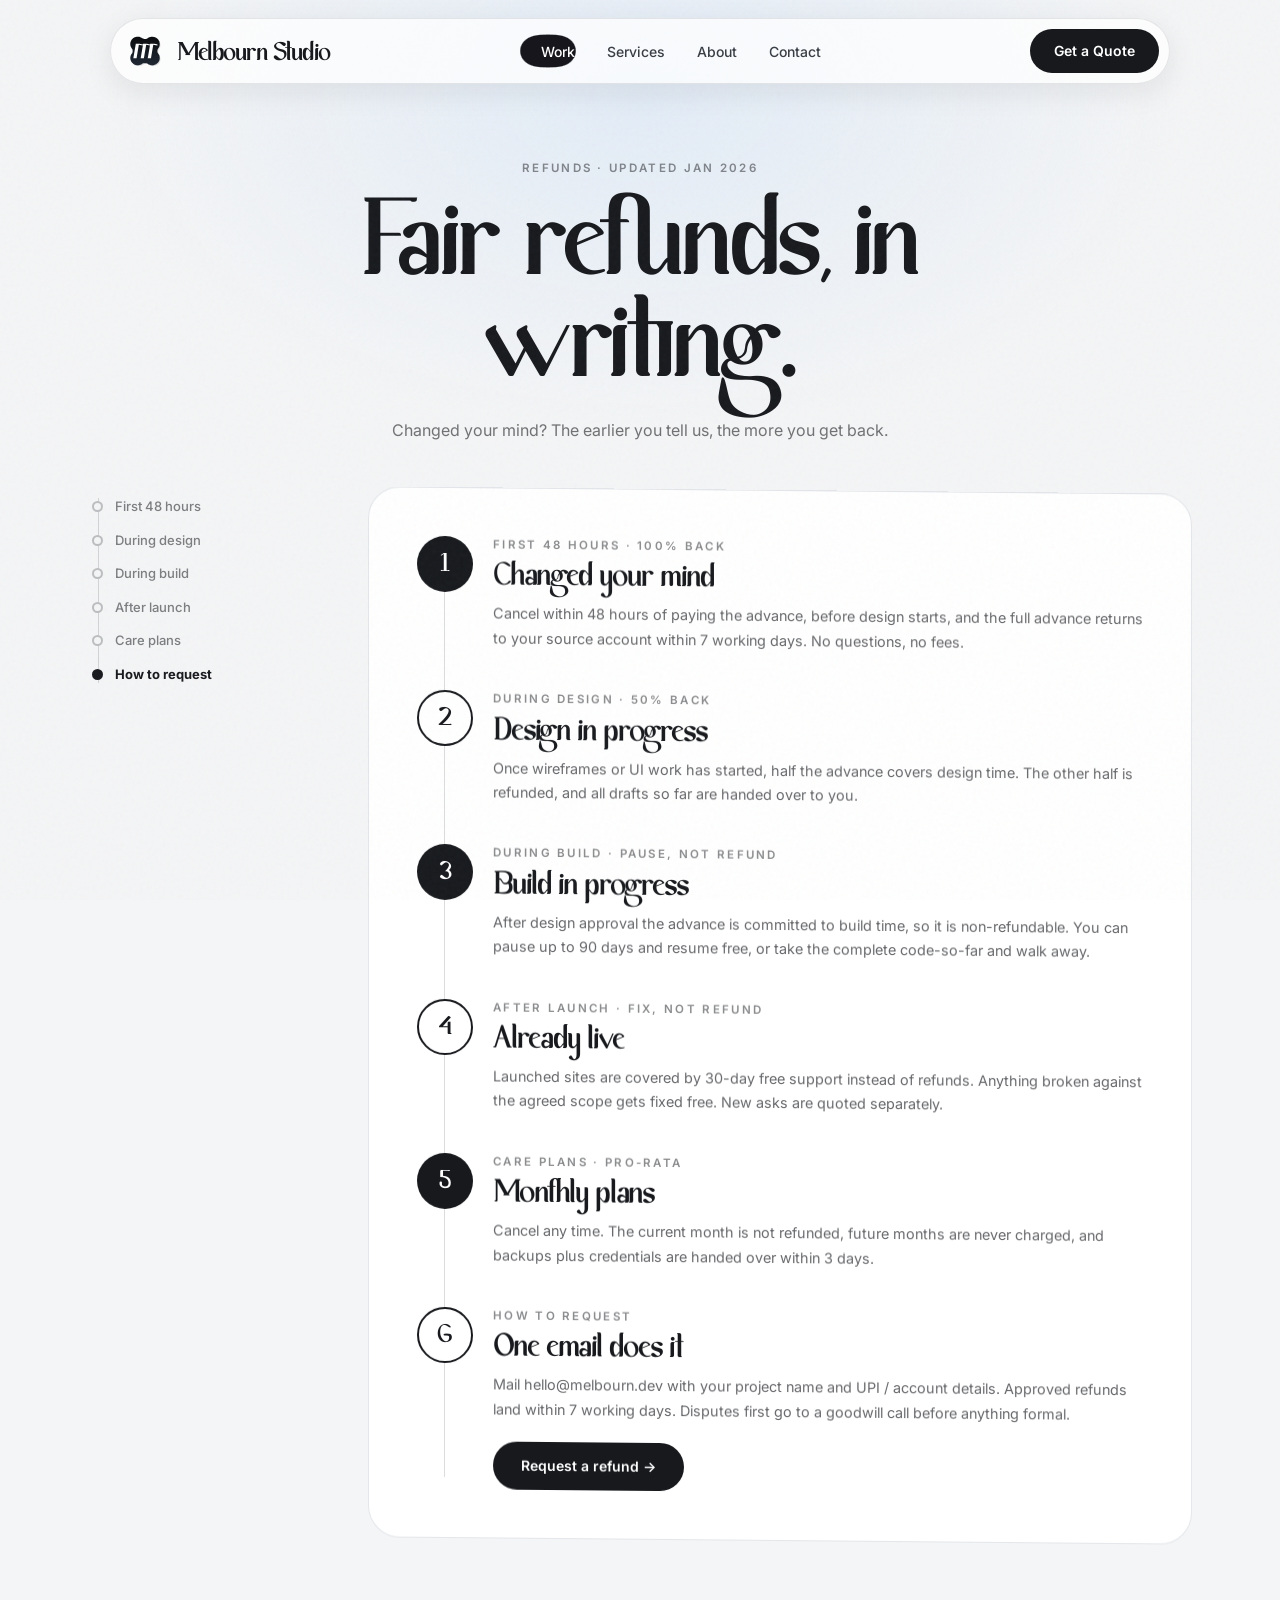
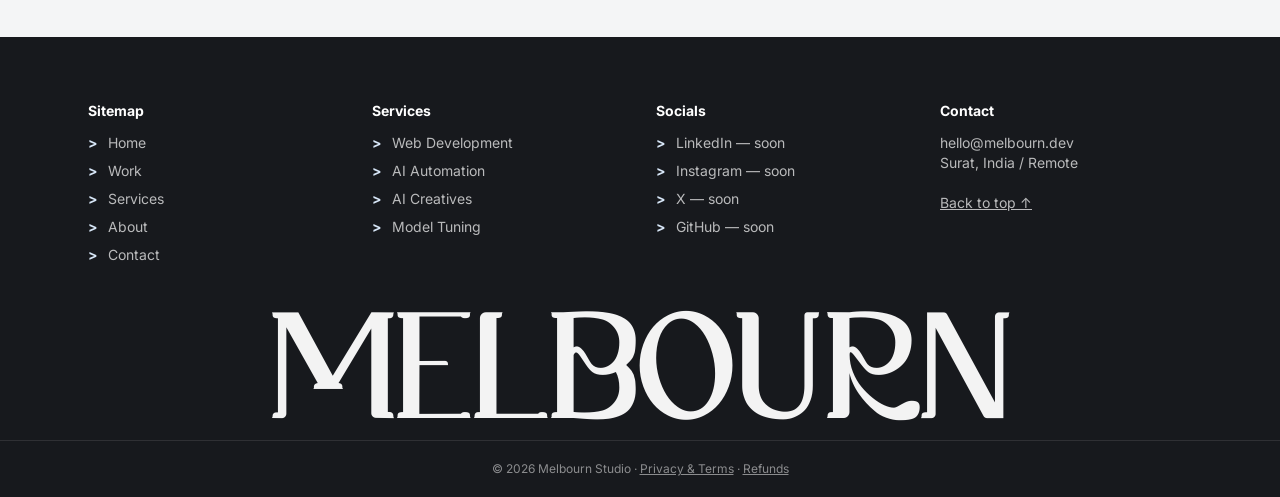
<file: refund/index.html>
<!DOCTYPE html><html lang="en"> <head><meta charset="utf-8"><meta name="viewport" content="width=device-width, initial-scale=1"><title>Refund Policy — Melbourn Studio</title><meta name="description" content="Clear refund rules for every project stage. Cancel in 48 hours for a full refund of your advance."><link rel="canonical" href="https://melbourn.dev/refund/"><meta name="theme-color" content="#17191D"><meta property="og:type" content="website"><meta property="og:site_name" content="Melbourn Studio"><meta property="og:title" content="Refund Policy — Melbourn Studio"><meta property="og:description" content="Clear refund rules for every project stage. Cancel in 48 hours for a full refund of your advance."><meta property="og:url" content="https://melbourn.dev/refund/"><meta property="og:image" content="https://melbourn.dev/favicon.svg"><meta name="twitter:card" content="summary"><meta name="twitter:title" content="Refund Policy — Melbourn Studio"><meta name="twitter:description" content="Clear refund rules for every project stage. Cancel in 48 hours for a full refund of your advance."><meta name="twitter:image" content="https://melbourn.dev/favicon.svg"><script type="application/ld+json">{"@context":"https://schema.org","@type":"ProfessionalService","name":"Melbourn Studio","url":"https://melbourn.dev","email":"hello@melbourn.dev","address":{"@type":"PostalAddress","addressLocality":"Surat","addressCountry":"IN"},"priceRange":"$99 - $799+"}</script><link rel="icon" type="image/svg+xml" href="/favicon.svg"><link rel="preconnect" href="https://fonts.googleapis.com"><link rel="preconnect" href="https://fonts.gstatic.com" crossorigin><link href="https://fonts.googleapis.com/css2?family=Inter:wght@400;500;600;700&display=swap" rel="stylesheet"><meta name="astro-view-transitions-enabled" content="true"><meta name="astro-view-transitions-fallback" content="animate"><style>#blind[data-astro-cid-iad6t2pe]{position:fixed;inset:0;z-index:90;display:flex;pointer-events:none;visibility:hidden}#blind[data-astro-cid-iad6t2pe].is-cover,#blind[data-astro-cid-iad6t2pe].is-leave{visibility:visible;pointer-events:all}.blind-panel[data-astro-cid-iad6t2pe]{flex:1 1 0;background:#17191d;transform:translateY(101%);transition:transform .55s cubic-bezier(.16,1,.3,1);will-change:transform}.blind-panel[data-astro-cid-iad6t2pe]:nth-child(1){transition-delay:0s}.blind-panel[data-astro-cid-iad6t2pe]:nth-child(2){transition-delay:.08s}.blind-panel[data-astro-cid-iad6t2pe]:nth-child(3){transition-delay:.16s}.blind-panel[data-astro-cid-iad6t2pe]:nth-child(4){transition-delay:.24s}.blind-panel[data-astro-cid-iad6t2pe]:nth-child(5){transition-delay:.32s}#blind[data-astro-cid-iad6t2pe].is-cover .blind-panel[data-astro-cid-iad6t2pe]{transform:translateY(0)}#blind[data-astro-cid-iad6t2pe].is-leave .blind-panel[data-astro-cid-iad6t2pe]{transform:translateY(-101%)}.blind-word[data-astro-cid-iad6t2pe]{position:absolute;inset:0;display:flex;align-items:center;justify-content:center;margin:0;color:#fff;font-family:Kryshna,Inter,sans-serif;font-weight:400;font-size:clamp(2rem,6vw,4rem);letter-spacing:.02em;opacity:0;transition:opacity .3s ease .3s}#blind[data-astro-cid-iad6t2pe].is-cover .blind-word[data-astro-cid-iad6t2pe]{opacity:1}#blind[data-astro-cid-iad6t2pe].is-leave .blind-word[data-astro-cid-iad6t2pe]{opacity:0;transition-delay:0s}@media (prefers-reduced-motion: reduce){.blind-panel[data-astro-cid-iad6t2pe],.blind-word[data-astro-cid-iad6t2pe]{transition:none}}@keyframes astroFadeInOut{0%{opacity:1}to{opacity:0}}@keyframes astroFadeIn{0%{opacity:0;mix-blend-mode:plus-lighter}to{opacity:1;mix-blend-mode:plus-lighter}}@keyframes astroFadeOut{0%{opacity:1;mix-blend-mode:plus-lighter}to{opacity:0;mix-blend-mode:plus-lighter}}@keyframes astroSlideFromRight{0%{transform:translate(100%)}}@keyframes astroSlideFromLeft{0%{transform:translate(-100%)}}@keyframes astroSlideToRight{to{transform:translate(100%)}}@keyframes astroSlideToLeft{to{transform:translate(-100%)}}@media (prefers-reduced-motion){::view-transition-group(*),::view-transition-old(*),::view-transition-new(*){animation:none!important}[data-astro-transition-scope]{animation:none!important}}.astro-route-announcer{position:absolute;left:0;top:0;clip:rect(0 0 0 0);clip-path:inset(50%);overflow:hidden;white-space:nowrap;width:1px;height:1px}*,:before,:after{--tw-border-spacing-x: 0;--tw-border-spacing-y: 0;--tw-translate-x: 0;--tw-translate-y: 0;--tw-rotate: 0;--tw-skew-x: 0;--tw-skew-y: 0;--tw-scale-x: 1;--tw-scale-y: 1;--tw-pan-x: ;--tw-pan-y: ;--tw-pinch-zoom: ;--tw-scroll-snap-strictness: proximity;--tw-gradient-from-position: ;--tw-gradient-via-position: ;--tw-gradient-to-position: ;--tw-ordinal: ;--tw-slashed-zero: ;--tw-numeric-figure: ;--tw-numeric-spacing: ;--tw-numeric-fraction: ;--tw-ring-inset: ;--tw-ring-offset-width: 0px;--tw-ring-offset-color: #fff;--tw-ring-color: rgb(59 130 246 / .5);--tw-ring-offset-shadow: 0 0 #0000;--tw-ring-shadow: 0 0 #0000;--tw-shadow: 0 0 #0000;--tw-shadow-colored: 0 0 #0000;--tw-blur: ;--tw-brightness: ;--tw-contrast: ;--tw-grayscale: ;--tw-hue-rotate: ;--tw-invert: ;--tw-saturate: ;--tw-sepia: ;--tw-drop-shadow: ;--tw-backdrop-blur: ;--tw-backdrop-brightness: ;--tw-backdrop-contrast: ;--tw-backdrop-grayscale: ;--tw-backdrop-hue-rotate: ;--tw-backdrop-invert: ;--tw-backdrop-opacity: ;--tw-backdrop-saturate: ;--tw-backdrop-sepia: ;--tw-contain-size: ;--tw-contain-layout: ;--tw-contain-paint: ;--tw-contain-style: }::backdrop{--tw-border-spacing-x: 0;--tw-border-spacing-y: 0;--tw-translate-x: 0;--tw-translate-y: 0;--tw-rotate: 0;--tw-skew-x: 0;--tw-skew-y: 0;--tw-scale-x: 1;--tw-scale-y: 1;--tw-pan-x: ;--tw-pan-y: ;--tw-pinch-zoom: ;--tw-scroll-snap-strictness: proximity;--tw-gradient-from-position: ;--tw-gradient-via-position: ;--tw-gradient-to-position: ;--tw-ordinal: ;--tw-slashed-zero: ;--tw-numeric-figure: ;--tw-numeric-spacing: ;--tw-numeric-fraction: ;--tw-ring-inset: ;--tw-ring-offset-width: 0px;--tw-ring-offset-color: #fff;--tw-ring-color: rgb(59 130 246 / .5);--tw-ring-offset-shadow: 0 0 #0000;--tw-ring-shadow: 0 0 #0000;--tw-shadow: 0 0 #0000;--tw-shadow-colored: 0 0 #0000;--tw-blur: ;--tw-brightness: ;--tw-contrast: ;--tw-grayscale: ;--tw-hue-rotate: ;--tw-invert: ;--tw-saturate: ;--tw-sepia: ;--tw-drop-shadow: ;--tw-backdrop-blur: ;--tw-backdrop-brightness: ;--tw-backdrop-contrast: ;--tw-backdrop-grayscale: ;--tw-backdrop-hue-rotate: ;--tw-backdrop-invert: ;--tw-backdrop-opacity: ;--tw-backdrop-saturate: ;--tw-backdrop-sepia: ;--tw-contain-size: ;--tw-contain-layout: ;--tw-contain-paint: ;--tw-contain-style: }*,:before,:after{box-sizing:border-box;border-width:0;border-style:solid;border-color:#e5e7eb}:before,:after{--tw-content: ""}html,:host{line-height:1.5;-webkit-text-size-adjust:100%;-moz-tab-size:4;-o-tab-size:4;tab-size:4;font-family:ui-sans-serif,system-ui,sans-serif,"Apple Color Emoji","Segoe UI Emoji",Segoe UI Symbol,"Noto Color Emoji";font-feature-settings:normal;font-variation-settings:normal;-webkit-tap-highlight-color:transparent}body{margin:0;line-height:inherit}hr{height:0;color:inherit;border-top-width:1px}abbr:where([title]){-webkit-text-decoration:underline dotted;text-decoration:underline dotted}h1,h2,h3,h4,h5,h6{font-size:inherit;font-weight:inherit}a{color:inherit;text-decoration:inherit}b,strong{font-weight:bolder}code,kbd,samp,pre{font-family:ui-monospace,SFMono-Regular,Menlo,Monaco,Consolas,Liberation Mono,Courier New,monospace;font-feature-settings:normal;font-variation-settings:normal;font-size:1em}small{font-size:80%}sub,sup{font-size:75%;line-height:0;position:relative;vertical-align:baseline}sub{bottom:-.25em}sup{top:-.5em}table{text-indent:0;border-color:inherit;border-collapse:collapse}button,input,optgroup,select,textarea{font-family:inherit;font-feature-settings:inherit;font-variation-settings:inherit;font-size:100%;font-weight:inherit;line-height:inherit;letter-spacing:inherit;color:inherit;margin:0;padding:0}button,select{text-transform:none}button,input:where([type=button]),input:where([type=reset]),input:where([type=submit]){-webkit-appearance:button;background-color:transparent;background-image:none}:-moz-focusring{outline:auto}:-moz-ui-invalid{box-shadow:none}progress{vertical-align:baseline}::-webkit-inner-spin-button,::-webkit-outer-spin-button{height:auto}[type=search]{-webkit-appearance:textfield;outline-offset:-2px}::-webkit-search-decoration{-webkit-appearance:none}::-webkit-file-upload-button{-webkit-appearance:button;font:inherit}summary{display:list-item}blockquote,dl,dd,h1,h2,h3,h4,h5,h6,hr,figure,p,pre{margin:0}fieldset{margin:0;padding:0}legend{padding:0}ol,ul,menu{list-style:none;margin:0;padding:0}dialog{padding:0}textarea{resize:vertical}input::-moz-placeholder,textarea::-moz-placeholder{opacity:1;color:#9ca3af}input::placeholder,textarea::placeholder{opacity:1;color:#9ca3af}button,[role=button]{cursor:pointer}:disabled{cursor:default}img,svg,video,canvas,audio,iframe,embed,object{display:block;vertical-align:middle}img,video{max-width:100%;height:auto}[hidden]:where(:not([hidden=until-found])){display:none}.sr-only{position:absolute;width:1px;height:1px;padding:0;margin:-1px;overflow:hidden;clip:rect(0,0,0,0);white-space:nowrap;border-width:0}.\!visible{visibility:visible!important}.visible{visibility:visible}.collapse{visibility:collapse}.fixed{position:fixed}.absolute{position:absolute}.relative{position:relative}.sticky{position:sticky}.inset-0{inset:0}.inset-x-4{left:1rem;right:1rem}.bottom-2{bottom:.5rem}.bottom-3{bottom:.75rem}.bottom-4{bottom:1rem}.left-\[10px\]{left:10px}.left-\[27px\]{left:27px}.top-2{top:.5rem}.top-28{top:7rem}.top-3{top:.75rem}.z-10{z-index:10}.order-1{order:1}.order-2{order:2}.mx-auto{margin-left:auto;margin-right:auto}.my-12{margin-top:3rem;margin-bottom:3rem}.-mt-4{margin-top:-1rem}.mb-3{margin-bottom:.75rem}.mt-1{margin-top:.25rem}.mt-10{margin-top:2.5rem}.mt-12{margin-top:3rem}.mt-2{margin-top:.5rem}.mt-3{margin-top:.75rem}.mt-4{margin-top:1rem}.mt-5{margin-top:1.25rem}.mt-6{margin-top:1.5rem}.mt-7{margin-top:1.75rem}.mt-8{margin-top:2rem}.mt-9{margin-top:2.25rem}.block{display:block}.inline-block{display:inline-block}.flex{display:flex}.grid{display:grid}.hidden{display:none}.aspect-\[3\/4\]{aspect-ratio:3/4}.aspect-\[4\/3\]{aspect-ratio:4/3}.aspect-\[5\/6\]{aspect-ratio:5/6}.h-10{height:2.5rem}.h-11{height:2.75rem}.h-12{height:3rem}.h-14{height:3.5rem}.h-9{height:2.25rem}.h-full{height:100%}.min-h-\[100dvh\]{min-height:100dvh}.min-h-\[44px\]{min-height:44px}.min-h-\[48px\]{min-height:48px}.min-h-\[52px\]{min-height:52px}.min-h-\[92dvh\]{min-height:92dvh}.w-10{width:2.5rem}.w-11{width:2.75rem}.w-12{width:3rem}.w-14{width:3.5rem}.w-8{width:2rem}.w-9{width:2.25rem}.w-full{width:100%}.w-px{width:1px}.min-w-0{min-width:0px}.max-w-3xl{max-width:48rem}.max-w-4xl{max-width:56rem}.max-w-5xl{max-width:64rem}.max-w-6xl{max-width:72rem}.max-w-md{max-width:28rem}.max-w-sm{max-width:24rem}.max-w-xl{max-width:36rem}.flex-1{flex:1 1 0%}.shrink-0{flex-shrink:0}.grow{flex-grow:1}.transform{transform:translate(var(--tw-translate-x),var(--tw-translate-y)) rotate(var(--tw-rotate)) skew(var(--tw-skew-x)) skewY(var(--tw-skew-y)) scaleX(var(--tw-scale-x)) scaleY(var(--tw-scale-y))}.select-none{-webkit-user-select:none;-moz-user-select:none;user-select:none}.resize{resize:both}.grid-cols-2{grid-template-columns:repeat(2,minmax(0,1fr))}.grid-cols-3{grid-template-columns:repeat(3,minmax(0,1fr))}.flex-col{flex-direction:column}.flex-wrap{flex-wrap:wrap}.items-start{align-items:flex-start}.items-end{align-items:flex-end}.items-center{align-items:center}.items-baseline{align-items:baseline}.justify-center{justify-content:center}.justify-between{justify-content:space-between}.gap-1{gap:.25rem}.gap-10{gap:2.5rem}.gap-12{gap:3rem}.gap-2{gap:.5rem}.gap-3{gap:.75rem}.gap-4{gap:1rem}.gap-5{gap:1.25rem}.gap-6{gap:1.5rem}.gap-8{gap:2rem}.space-y-10>:not([hidden])~:not([hidden]){--tw-space-y-reverse: 0;margin-top:calc(2.5rem * calc(1 - var(--tw-space-y-reverse)));margin-bottom:calc(2.5rem * var(--tw-space-y-reverse))}.space-y-2>:not([hidden])~:not([hidden]){--tw-space-y-reverse: 0;margin-top:calc(.5rem * calc(1 - var(--tw-space-y-reverse)));margin-bottom:calc(.5rem * var(--tw-space-y-reverse))}.space-y-2\.5>:not([hidden])~:not([hidden]){--tw-space-y-reverse: 0;margin-top:calc(.625rem * calc(1 - var(--tw-space-y-reverse)));margin-bottom:calc(.625rem * var(--tw-space-y-reverse))}.space-y-3>:not([hidden])~:not([hidden]){--tw-space-y-reverse: 0;margin-top:calc(.75rem * calc(1 - var(--tw-space-y-reverse)));margin-bottom:calc(.75rem * var(--tw-space-y-reverse))}.space-y-4>:not([hidden])~:not([hidden]){--tw-space-y-reverse: 0;margin-top:calc(1rem * calc(1 - var(--tw-space-y-reverse)));margin-bottom:calc(1rem * var(--tw-space-y-reverse))}.space-y-6>:not([hidden])~:not([hidden]){--tw-space-y-reverse: 0;margin-top:calc(1.5rem * calc(1 - var(--tw-space-y-reverse)));margin-bottom:calc(1.5rem * var(--tw-space-y-reverse))}.space-y-8>:not([hidden])~:not([hidden]){--tw-space-y-reverse: 0;margin-top:calc(2rem * calc(1 - var(--tw-space-y-reverse)));margin-bottom:calc(2rem * var(--tw-space-y-reverse))}.divide-line>:not([hidden])~:not([hidden]){--tw-divide-opacity: 1;border-color:rgb(227 230 234 / var(--tw-divide-opacity, 1))}.self-start{align-self:flex-start}.overflow-hidden{overflow:hidden}.overflow-x-hidden{overflow-x:hidden}.truncate{overflow:hidden;text-overflow:ellipsis;white-space:nowrap}.whitespace-nowrap{white-space:nowrap}.rounded-2xl{border-radius:1rem}.rounded-3xl{border-radius:1.5rem}.rounded-\[24px\]{border-radius:24px}.rounded-\[32px\]{border-radius:32px}.rounded-full{border-radius:9999px}.border{border-width:1px}.border-2{border-width:2px}.border-y{border-top-width:1px;border-bottom-width:1px}.border-t{border-top-width:1px}.border-char{--tw-border-opacity: 1;border-color:rgb(23 25 29 / var(--tw-border-opacity, 1))}.border-char\/10{border-color:#17191d1a}.border-line{--tw-border-opacity: 1;border-color:rgb(227 230 234 / var(--tw-border-opacity, 1))}.border-white\/10{border-color:#ffffff1a}.border-white\/15{border-color:#ffffff26}.border-white\/25{border-color:#ffffff40}.bg-char{--tw-bg-opacity: 1;background-color:rgb(23 25 29 / var(--tw-bg-opacity, 1))}.bg-char\/15{background-color:#17191d26}.bg-haze{--tw-bg-opacity: 1;background-color:rgb(215 230 247 / var(--tw-bg-opacity, 1))}.bg-haze\/50{background-color:#d7e6f780}.bg-white{--tw-bg-opacity: 1;background-color:rgb(255 255 255 / var(--tw-bg-opacity, 1))}.bg-white\/95{background-color:#fffffff2}.object-cover{-o-object-fit:cover;object-fit:cover}.p-10{padding:2.5rem}.p-4{padding:1rem}.p-5{padding:1.25rem}.p-6{padding:1.5rem}.p-7{padding:1.75rem}.p-8{padding:2rem}.px-4{padding-left:1rem;padding-right:1rem}.px-5{padding-left:1.25rem;padding-right:1.25rem}.px-6{padding-left:1.5rem;padding-right:1.5rem}.px-7{padding-left:1.75rem;padding-right:1.75rem}.px-8{padding-left:2rem;padding-right:2rem}.px-9{padding-left:2.25rem;padding-right:2.25rem}.py-1\.5{padding-top:.375rem;padding-bottom:.375rem}.py-16{padding-top:4rem;padding-bottom:4rem}.py-2{padding-top:.5rem;padding-bottom:.5rem}.py-20{padding-top:5rem;padding-bottom:5rem}.py-3{padding-top:.75rem;padding-bottom:.75rem}.py-3\.5{padding-top:.875rem;padding-bottom:.875rem}.py-4{padding-top:1rem;padding-bottom:1rem}.py-5{padding-top:1.25rem;padding-bottom:1.25rem}.py-7{padding-top:1.75rem;padding-bottom:1.75rem}.py-8{padding-top:2rem;padding-bottom:2rem}.pb-10{padding-bottom:2.5rem}.pb-12{padding-bottom:3rem}.pb-16{padding-bottom:4rem}.pb-20{padding-bottom:5rem}.pb-24{padding-bottom:6rem}.pb-8{padding-bottom:2rem}.pl-1{padding-left:.25rem}.pt-1{padding-top:.25rem}.pt-16{padding-top:4rem}.pt-28{padding-top:7rem}.pt-32{padding-top:8rem}.pt-40{padding-top:10rem}.text-left{text-align:left}.text-center{text-align:center}.font-head{font-family:Kryshna,Inter,sans-serif}.text-2xl{font-size:1.5rem;line-height:2rem}.text-3xl{font-size:1.875rem;line-height:2.25rem}.text-4xl{font-size:2.25rem;line-height:2.5rem}.text-5xl{font-size:3rem;line-height:1}.text-sm{font-size:.875rem;line-height:1.25rem}.text-xl{font-size:1.25rem;line-height:1.75rem}.text-xs{font-size:.75rem;line-height:1rem}.font-bold{font-weight:700}.font-medium{font-weight:500}.font-semibold{font-weight:600}.uppercase{text-transform:uppercase}.italic{font-style:italic}.leading-none{line-height:1}.leading-relaxed{line-height:1.625}.tracking-\[\.25em\]{letter-spacing:.25em}.tracking-\[\.2em\]{letter-spacing:.2em}.tracking-wide{letter-spacing:.025em}.tracking-widest{letter-spacing:.1em}.text-char{--tw-text-opacity: 1;color:rgb(23 25 29 / var(--tw-text-opacity, 1))}.text-char\/40{color:#17191d66}.text-char\/50{color:#17191d80}.text-char\/60{color:#17191d99}.text-char\/70{color:#17191db3}.text-white{--tw-text-opacity: 1;color:rgb(255 255 255 / var(--tw-text-opacity, 1))}.text-white\/40{color:#fff6}.text-white\/50{color:#ffffff80}.text-white\/60{color:#fff9}.text-white\/70{color:#ffffffb3}.text-white\/95{color:#fffffff2}.underline{text-decoration-line:underline}.antialiased{-webkit-font-smoothing:antialiased;-moz-osx-font-smoothing:grayscale}.shadow-\[0_20px_60px_rgba\(23\,25\,29\,\.07\)\]{--tw-shadow: 0 20px 60px rgba(23,25,29,.07);--tw-shadow-colored: 0 20px 60px var(--tw-shadow-color);box-shadow:var(--tw-ring-offset-shadow, 0 0 #0000),var(--tw-ring-shadow, 0 0 #0000),var(--tw-shadow)}.shadow-\[0_20px_60px_rgba\(23\,25\,29\,\.12\)\]{--tw-shadow: 0 20px 60px rgba(23,25,29,.12);--tw-shadow-colored: 0 20px 60px var(--tw-shadow-color);box-shadow:var(--tw-ring-offset-shadow, 0 0 #0000),var(--tw-ring-shadow, 0 0 #0000),var(--tw-shadow)}.outline-none{outline:2px solid transparent;outline-offset:2px}.blur{--tw-blur: blur(8px);filter:var(--tw-blur) var(--tw-brightness) var(--tw-contrast) var(--tw-grayscale) var(--tw-hue-rotate) var(--tw-invert) var(--tw-saturate) var(--tw-sepia) var(--tw-drop-shadow)}.filter{filter:var(--tw-blur) var(--tw-brightness) var(--tw-contrast) var(--tw-grayscale) var(--tw-hue-rotate) var(--tw-invert) var(--tw-saturate) var(--tw-sepia) var(--tw-drop-shadow)}.transition{transition-property:color,background-color,border-color,text-decoration-color,fill,stroke,opacity,box-shadow,transform,filter,backdrop-filter;transition-timing-function:cubic-bezier(.4,0,.2,1);transition-duration:.15s}:root{--spring-snappy: linear(0, .009, .035 2.1%, .141 4.4%, .723 12.9%, .938 16.7%, 1.017 19.4%, 1.067 22.5%, 1.089 26%, 1.079 30.3%, 1.049 36%, 1.024 42.6%, 1.011 50.3%, 1.004 59.2%, 1.001 69.3%, 1);--spring-smooth: linear(0, .004, .016 2.3%, .063 4.7%, .141 7.2%, .25 9.9%, .601 16.5%, .815 21%, .929 25.2%, .987 29%, 1.025 33.5%, 1.042 38%, 1.04 43.5%, 1.027 50%, 1.013 57.5%, 1.005 67%, 1.001 79%, 1);--m3-emphasized: cubic-bezier(.05, .7, .1, 1);--ease-out: cubic-bezier(.16, 1, .3, 1);--ease-in-out: cubic-bezier(.65, 0, .35, 1);--ease-snap: cubic-bezier(.22, 1, .36, 1)}@font-face{font-family:Kryshna;src:url(/kryshna.ttf) format("truetype");font-display:swap}html{scroll-behavior:smooth}body{font-family:Inter,sans-serif;background:#f4f5f6;color:#17191d;overflow-x:clip}.font-head{font-family:Kryshna,Inter,sans-serif;font-weight:400}:focus-visible{outline:3px solid #17191D;outline-offset:3px;border-radius:6px}.on-dark :focus-visible{outline-color:#d7e6f7}section[id],article[id]{scroll-margin-top:110px}a,button,summary{touch-action:manipulation;cursor:pointer}.btn-pill{border-radius:999px;transition:transform .5s var(--ease-snap),box-shadow .5s var(--ease-snap),filter .3s var(--ease-snap);will-change:transform}.btn-pill:hover{transform:translateY(-2px);box-shadow:0 12px 24px #17191d2e}.btn-pill:active{transform:scale(.96);box-shadow:inset 0 2px 8px #00000026;transition-duration:.1s}#navWrap{position:fixed;top:18px;left:0;right:0;z-index:50;display:flex;flex-direction:column;align-items:center;padding:0 16px}#navPill{width:min(1060px,100%);background:#ffffffb8;border:1px solid rgba(23,25,29,.1);border-radius:999px;display:flex;align-items:center;justify-content:space-between;gap:8px;padding:10px 10px 10px 14px;transition:width .5s var(--m3-emphasized),height .5s var(--m3-emphasized),border-radius .5s var(--m3-emphasized),padding .5s var(--m3-emphasized),box-shadow .4s var(--ease-out);box-shadow:0 8px 30px #17191d14}#navWrap.mini #navPill{width:60px;height:60px;padding:0;justify-content:center;border-radius:50%;cursor:pointer;overflow:hidden}#navWrap.mini .nav-links,#navWrap.mini .nav-cta,#navWrap.mini #navPill>a,#navWrap.mini .nav-tools{display:none}#navWrap.mini .nav-burger{display:flex!important}.nav-burger{display:none;align-items:center;justify-content:center;width:100%;height:100%}.nav-tools{display:flex;align-items:center;gap:6px;flex-shrink:0}.menu-btn{width:44px;height:44px;border-radius:50%;display:inline-flex;align-items:center;justify-content:center;border:1px solid rgba(23,25,29,.12);color:#17191d;background:transparent;transition:background .25s var(--ease-snap),transform .25s var(--ease-snap)}.menu-btn:hover{background:#17191d0f}.menu-btn:active{transform:scale(.94)}.menu-btn .icon-close{display:none}.menu-btn[aria-expanded=true] .icon-close{display:block}.menu-btn[aria-expanded=true] .icon-open{display:none}@media (max-width: 400px){.nav-brand-text{display:none}}#mobileMenu{display:grid;grid-template-rows:0fr;transition:grid-template-rows .4s var(--ease-out);width:min(1060px,100%)}#mobileMenu.open{grid-template-rows:1fr}#mobileMenu .mm-inner{overflow:hidden}.mm-card{border-radius:24px;padding:10px;margin-top:8px;box-shadow:0 20px 50px #17191d24}.mm-card a{display:flex;align-items:center;min-height:52px;padding:0 18px;border-radius:16px;font-weight:600;font-size:15px}.mm-card a:hover{background:#17191d0f}.mm-card a.mm-cta{justify-content:center;margin-top:6px}.nav-links a{padding:8px 14px;border-radius:999px;font-size:14px;font-weight:500;color:#3a3e45;min-height:44px;display:inline-flex;align-items:center}.nav-links a:hover,.nav-links a[aria-current=page]{background:#17191d;color:#fff}.nav-links{position:relative}.nav-links a{position:relative;z-index:1}.goo-layer{position:absolute;inset:-6px -10px;z-index:0;filter:url(#goo);pointer-events:none}.goo-blob,.goo-drop{position:absolute;top:50%;left:0;background:#17191d;border-radius:999px;opacity:0}.goo-blob{height:34px;margin-top:-17px;width:60px;will-change:transform,width;transition:transform .45s cubic-bezier(.34,1.4,.64,1),width .45s cubic-bezier(.34,1.4,.64,1),opacity .25s var(--ease-out)}.goo-drop{height:16px;width:16px;margin-top:-8px}.goo-layer.live .goo-blob{opacity:1}.goo-blob.squish{transform-origin:center;scale:1.18 .82}.goo-on .nav-links a:hover{background:transparent}.goo-on .nav-links a.lit{color:#fff}.hero-h{font-size:clamp(3rem,9vw,8.5rem);line-height:1;letter-spacing:-.01em;text-wrap:balance;max-width:18ch;margin-inline:auto}.sec-h{font-size:clamp(2.2rem,5vw,4rem);line-height:1.05}.eyebrow{font-size:.72rem;letter-spacing:.2em;text-transform:uppercase;color:#17191d80;font-weight:600}.on-dark .eyebrow{color:#ffffff8c}.hero-eyebrow{font-size:.72rem;letter-spacing:.2em;text-transform:uppercase;color:#17191d80;font-weight:600}.hero-sub{font-size:clamp(1rem,1.25vw,1.2rem);line-height:1.6;max-width:45ch}.hero-cta{transition:transform .5s var(--ease-out),box-shadow .5s var(--ease-out)}.hero-cta:hover{transform:translateY(-2px);box-shadow:0 8px 30px #17191d29}.hero-cta:active{transform:translateY(0) scale(.98)}.metric-number{font-variant-numeric:tabular-nums}.err-404{font-size:clamp(6rem,24vw,20rem);line-height:.9}.svc-row{border-top:1px solid rgba(255,255,255,.14)}.svc-row:last-child{border-bottom:1px solid rgba(255,255,255,.14)}.svc-body{display:grid;grid-template-rows:0fr;transition:grid-template-rows .45s var(--ease-out)}.svc-row.open .svc-body{grid-template-rows:1fr}.svc-inner{overflow:hidden}.svc-plus{transition:transform .35s var(--ease-out),background .3s var(--ease-snap),color .3s var(--ease-snap)}.svc-row.open .svc-plus{transform:rotate(45deg);background:#d7e6f7;border-color:#d7e6f7;color:#17191d}.tag{border:1px solid rgba(23,25,29,.2);border-radius:999px;padding:6px 14px;font-size:12px;color:#17191db3;white-space:nowrap}.on-dark .tag{border-color:#ffffff40;color:#fffc}.tick{width:22px;height:22px;border-radius:999px;background:#d7e6f7;color:#17191d;display:inline-flex;align-items:center;justify-content:center;font-size:13px;font-weight:700;flex-shrink:0}.svc-img{transition:transform .6s var(--ease-out)}.svc-row:hover .svc-img{transform:scale(1.03)}.work-card img{transition:transform .6s var(--ease-out)}.work-card:hover img{transform:scale(1.05)}.arrow-btn{transition:background .3s var(--ease-snap),transform .3s var(--ease-snap)}.work-card:hover .arrow-btn{background:#17191d;color:#fff;transform:rotate(-45deg)}.masonry{-moz-columns:1;columns:1;-moz-column-gap:20px;column-gap:20px}@media (min-width: 768px){.masonry{-moz-columns:3;columns:3}}.masonry>div{-moz-column-break-inside:avoid;break-inside:avoid;margin-bottom:20px;transition:transform .35s var(--ease-out),box-shadow .35s var(--ease-out)}.masonry>div:hover{transform:translateY(-5px);box-shadow:0 22px 44px #17191d1f}details summary::-webkit-details-marker{display:none}details[open] .faq-plus{transform:rotate(45deg)}.faq-plus{transition:transform .25s var(--ease-snap)}details[open]>summary~*{animation:faqIn .35s var(--ease-out)}@keyframes faqIn{0%{opacity:0;transform:translateY(-6px)}}.typo-footer{font-size:clamp(48px,11vw,170px);line-height:.9}.flink:before{content:">";margin-right:10px;color:#d7e6f7;font-weight:700}.toc-link{display:flex;gap:12px;align-items:flex-start;padding:7px 0;font-size:13px;color:#17191d8c;font-weight:500;min-height:32px}.toc-link .dot{width:11px;height:11px;border-radius:999px;border:2px solid rgba(23,25,29,.25);background:#f4f5f6;margin-top:4px;flex-shrink:0;transition:background .25s var(--ease-snap),border-color .25s var(--ease-snap),transform .25s var(--ease-snap)}.toc-link:hover{color:#17191d}.toc-link.active{color:#17191d;font-weight:700}.toc-link.active .dot{background:#17191d;border-color:#17191d}.toc-group{font-size:11px;font-weight:700;letter-spacing:.18em;text-transform:uppercase;color:#17191d66;margin:14px 0 4px}.legal-h3{font-size:1.05rem;font-weight:700;margin-top:1.6rem}.legal-p{font-size:.9rem;color:#17191da6;line-height:1.7;margin-top:.5rem}.step-num{width:56px;height:56px;border-radius:999px;background:#17191d;color:#fff;font-family:Kryshna,Inter,sans-serif;font-size:1.5rem;display:flex;align-items:center;justify-content:center;flex-shrink:0;position:relative;z-index:10}.step-num.alt{background:#fff;color:#17191d;border:2px solid #17191D}.refund-p{font-size:.9rem;color:#17191da6;line-height:1.7;margin-top:.5rem}.field{width:100%;border:1px solid #E3E6EA;border-radius:16px;padding:14px 18px;font-size:16px;background:#f4f5f6;min-height:52px}.field:focus{border-color:#17191d;outline:none;box-shadow:0 0 0 3px #d7e6f7}label.flabel{display:block;font-size:13px;font-weight:600;margin-bottom:6px}input[type=email]{min-height:48px;font-size:16px}@keyframes marquee-scroll{0%{transform:translate(0)}to{transform:translate(-50%)}}.marquee-track{animation:marquee-scroll 30s linear infinite;width:-moz-max-content;width:max-content}.marquee-track:hover{animation-play-state:paused}@media (prefers-reduced-motion: reduce){.marquee-track{animation:none}}.hero-video{position:absolute;inset:0;width:100%;height:100%;-o-object-fit:cover;object-fit:cover;opacity:.55;pointer-events:none}.bend-host{position:relative;overflow:hidden;border-radius:32px;border:1px solid #E3E6EA;background:#fff}.bend-scroll{position:relative;width:100%;height:100%;overflow:auto}.bend-source{position:absolute;inset:0;width:100%;height:100%}.bend-output{position:absolute;inset:0;width:100%;height:100%;pointer-events:none}.rise{opacity:0;transform:translateY(30px);animation:rise .6s var(--ease-out) forwards;will-change:opacity,transform}@keyframes rise{to{opacity:1;transform:none}}.rv{opacity:0;transform:translateY(28px) skewY(var(--vskew, 0deg));transition:opacity .7s var(--ease-out),transform .7s var(--ease-out);transition-delay:var(--d,0s);will-change:opacity,transform}.rv.in{opacity:1;transform:skewY(var(--vskew, 0deg));will-change:auto}.flink,.u-link{position:relative;text-decoration:none;transition:color .3s var(--ease-snap)}.flink:after,.u-link:after{content:"";position:absolute;left:0;bottom:-2px;width:100%;height:1.5px;background:currentColor;transform:scaleX(0);transform-origin:right;transition:transform .4s var(--ease-snap)}.flink:hover:after,.u-link:hover:after{transform:scaleX(1);transform-origin:left}#scrollProgress{position:fixed;top:0;left:0;width:100%;height:3px;z-index:60;background:#17191d;transform-origin:left;transform:scaleX(0);pointer-events:none}@media (prefers-reduced-motion: reduce){.rise{animation:enter-fade .3s var(--ease-out) both;animation-delay:0ms}.rv{opacity:1;transform:none;filter:none;transition:none}.hero-video{display:none}.lift,.lift:hover,.masonry>div,.masonry>div:hover{transform:none}#scrollProgress{display:none}html{scroll-behavior:auto}}@keyframes enter-fade{0%{opacity:0}to{opacity:1}}.dropcap:first-letter{font-family:Kryshna,Inter,sans-serif;font-size:3.1em;float:left;line-height:.85;padding-right:.14em;color:#17191d}figcaption.cap{font-size:11px;letter-spacing:.14em;text-transform:uppercase;color:#17191d73;margin-top:10px}figcaption.cap:before{content:"— "}.pull{border-left:4px solid #17191D}.pull>p:nth-child(2){font-size:1.02rem;line-height:1.65;color:#17191d;font-weight:500}::-moz-selection{background:#d7e6f7;color:#17191d}::selection{background:#d7e6f7;color:#17191d}::-webkit-scrollbar{width:10px}::-webkit-scrollbar-track{background:#f4f5f6}::-webkit-scrollbar-thumb{background:#17191d;border-radius:999px;border:2px solid #F4F5F6}.lift{transition:transform .35s var(--ease-out),box-shadow .35s var(--ease-out)}.lift:hover{transform:translateY(-5px);box-shadow:0 22px 44px #17191d1f}#toTop{position:fixed;right:20px;bottom:20px;z-index:45;width:52px;height:52px;border-radius:50%;background:#17191d;color:#fff;display:flex;align-items:center;justify-content:center;opacity:0;transform:translateY(16px) scale(.9);pointer-events:none;transition:opacity .4s var(--ease-out),transform .4s var(--ease-out);box-shadow:0 12px 28px #17191d40}#toTop.show{opacity:1;transform:none;pointer-events:auto}#toTop:hover{transform:translateY(-3px)}.goo-js .goo-blob{transition:opacity .25s var(--ease-out),scale .25s var(--ease-out)}body:after{content:"";position:fixed;inset:0;z-index:40;pointer-events:none;background-image:url("data:image/svg+xml,%3Csvg viewBox='0 0 256 256' xmlns='http://www.w3.org/2000/svg'%3E%3Cfilter id='n'%3E%3CfeTurbulence type='fractalNoise' baseFrequency='0.9' numOctaves='4' stitchTiles='stitch'/%3E%3C/filter%3E%3Crect width='100%25' height='100%25' filter='url(%23n)' opacity='0.035'/%3E%3C/svg%3E")}.focus\:not-sr-only:focus{position:static;width:auto;height:auto;padding:0;margin:0;overflow:visible;clip:auto;white-space:normal}.focus\:fixed:focus{position:fixed}.focus\:left-3:focus{left:.75rem}.focus\:top-3:focus{top:.75rem}.focus\:z-\[100\]:focus{z-index:100}.focus\:rounded-full:focus{border-radius:9999px}.focus\:bg-char:focus{--tw-bg-opacity: 1;background-color:rgb(23 25 29 / var(--tw-bg-opacity, 1))}.focus\:px-5:focus{padding-left:1.25rem;padding-right:1.25rem}.focus\:py-3:focus{padding-top:.75rem;padding-bottom:.75rem}.focus\:text-sm:focus{font-size:.875rem;line-height:1.25rem}.focus\:text-white:focus{--tw-text-opacity: 1;color:rgb(255 255 255 / var(--tw-text-opacity, 1))}.disabled\:opacity-60:disabled{opacity:.6}@media (min-width: 640px){.sm\:block{display:block}.sm\:grid-cols-2{grid-template-columns:repeat(2,minmax(0,1fr))}.sm\:flex-row{flex-direction:row}}@media (min-width: 768px){.md\:sticky{position:sticky}.md\:top-28{top:7rem}.md\:order-1{order:1}.md\:order-2{order:2}.md\:mt-0{margin-top:0}.md\:mt-10{margin-top:2.5rem}.md\:block{display:block}.md\:inline-block{display:inline-block}.md\:flex{display:flex}.md\:inline-flex{display:inline-flex}.md\:hidden{display:none}.md\:h-40{height:10rem}.md\:w-56{width:14rem}.md\:grid-cols-2{grid-template-columns:repeat(2,minmax(0,1fr))}.md\:grid-cols-3{grid-template-columns:repeat(3,minmax(0,1fr))}.md\:grid-cols-4{grid-template-columns:repeat(4,minmax(0,1fr))}.md\:grid-cols-\[1fr_1\.4fr\]{grid-template-columns:1fr 1.4fr}.md\:grid-cols-\[240px_1fr\]{grid-template-columns:240px 1fr}.md\:gap-6{gap:1.5rem}.md\:space-y-8>:not([hidden])~:not([hidden]){--tw-space-y-reverse: 0;margin-top:calc(2rem * calc(1 - var(--tw-space-y-reverse)));margin-bottom:calc(2rem * var(--tw-space-y-reverse))}.md\:divide-x>:not([hidden])~:not([hidden]){--tw-divide-x-reverse: 0;border-right-width:calc(1px * var(--tw-divide-x-reverse));border-left-width:calc(1px * calc(1 - var(--tw-divide-x-reverse)))}.md\:p-12{padding:3rem}.md\:p-14{padding:3.5rem}.md\:p-16{padding:4rem}.md\:p-8{padding:2rem}.md\:px-8{padding-left:2rem;padding-right:2rem}.md\:py-24{padding-top:6rem;padding-bottom:6rem}.md\:py-28{padding-top:7rem;padding-bottom:7rem}.md\:pb-24{padding-bottom:6rem}.md\:pb-28{padding-bottom:7rem}.md\:pl-0{padding-left:0}.md\:pt-32{padding-top:8rem}.md\:text-4xl{font-size:2.25rem;line-height:2.5rem}.md\:text-5xl{font-size:3rem;line-height:1}}@media (min-width: 1024px){.lg\:translate-y-8{--tw-translate-y: 2rem;transform:translate(var(--tw-translate-x),var(--tw-translate-y)) rotate(var(--tw-rotate)) skew(var(--tw-skew-x)) skewY(var(--tw-skew-y)) scaleX(var(--tw-scale-x)) scaleY(var(--tw-scale-y))}.lg\:grid-cols-2{grid-template-columns:repeat(2,minmax(0,1fr))}.lg\:pb-10{padding-bottom:2.5rem}}
</style><script type="module" src="/_astro/hoisted.BHELdmsU.js"></script></head> <body class="antialiased">  <a href="#main" class="sr-only focus:not-sr-only focus:fixed focus:top-3 focus:left-3 focus:z-[100] focus:bg-char focus:text-white focus:px-5 focus:py-3 focus:rounded-full focus:text-sm">Skip to content</a> <div id="scrollProgress" aria-hidden="true"></div> <div id="navWrap"> <nav id="navPill" aria-label="Main nav"> <a href="/" class="flex items-center gap-3 min-w-0"> <img src="/favicon.svg" alt="Melbourn Studio logo" class="w-10 h-10 rounded-full object-cover shrink-0" width="40" height="40"> <span class="nav-brand-text font-head text-2xl leading-none pt-1 truncate">Melbourn Studio</span> </a> <div class="nav-links hidden md:flex items-center gap-1" id="gooNav"> <div class="goo-layer" aria-hidden="true"><span class="goo-blob"></span><span class="goo-drop"></span></div> <svg width="0" height="0" style="position:absolute" aria-hidden="true"><defs><filter id="goo" x="-20%" y="-60%" width="140%" height="220%"><feGaussianBlur in="SourceGraphic" stdDeviation="9" result="blur"></feGaussianBlur><feColorMatrix in="blur" mode="matrix" values="1 0 0 0 0  0 1 0 0 0  0 0 1 0 0  0 0 0 20 -10" result="goo"></feColorMatrix><feComposite in="SourceGraphic" in2="goo" operator="atop"></feComposite></filter></defs></svg> <a href="/#work">Work</a> <a href="/services">Services</a> <a href="/about">About</a> <a href="/contact">Contact</a> </div> <div class="nav-tools"> <a href="/contact" class="nav-cta btn-pill hidden md:inline-block bg-char text-white text-sm font-semibold px-6 py-3">Get a Quote</a> <button type="button" id="menuBtn" class="menu-btn md:hidden" aria-expanded="false" aria-controls="mobileMenu" aria-label="Open menu"> <svg class="icon-open" width="20" height="20" viewBox="0 0 24 24" fill="none" stroke="currentColor" stroke-width="2" stroke-linecap="round" aria-hidden="true"><path d="M4 7h16M4 12h16M4 17h16"></path></svg> <svg class="icon-close" width="20" height="20" viewBox="0 0 24 24" fill="none" stroke="currentColor" stroke-width="2" stroke-linecap="round" aria-hidden="true"><path d="M6 6l12 12M18 6L6 18"></path></svg> </button> </div> <span class="nav-burger" aria-hidden="true"><img src="/favicon.svg" alt="" width="36" height="36" class="w-9 h-9 rounded-full object-cover"></span> </nav> <div id="mobileMenu" class="md:hidden"> <div class="mm-inner"> <div class="mm-card bg-white border border-line"> <a href="/#work">Work</a> <a href="/services">Services</a> <a href="/about">About</a> <a href="/contact">Contact</a> <a href="/contact" class="mm-cta btn-pill bg-char text-white">Get a Quote</a> </div> </div> </div> </div> <div id="blind" data-astro-transition-persist="blind-overlay" aria-hidden="true" data-astro-cid-iad6t2pe> <div class="blind-panel" data-astro-cid-iad6t2pe></div> <div class="blind-panel" data-astro-cid-iad6t2pe></div> <div class="blind-panel" data-astro-cid-iad6t2pe></div> <div class="blind-panel" data-astro-cid-iad6t2pe></div> <div class="blind-panel" data-astro-cid-iad6t2pe></div> <p class="blind-word" data-astro-cid-iad6t2pe>Melbourn</p> </div>   <main id="main">  <header class="px-6 pt-40 pb-12 text-center" style="background:radial-gradient(ellipse at 50% 20%, rgba(215,230,247,.6) 0%, transparent 60%), #F4F5F6;"> <p class="rise eyebrow">Refunds · Updated Jan 2026</p> <h1 class="rise font-head mt-4 mx-auto" style="animation-delay:.06s;font-size:clamp(2.8rem,8vw,6.5rem);line-height:1;max-width:16ch">Fair refunds, in writing.</h1> <p class="rise mt-5 text-char/60 max-w-xl mx-auto" style="animation-delay:.12s">Changed your mind? The earlier you tell us, the more you get back.</p> </header>  <div id="doc" class="max-w-6xl mx-auto px-6 pb-24 grid md:grid-cols-[240px_1fr] gap-10 items-start"> <aside class="hidden md:block sticky top-28 self-start" aria-label="On this page"> <div class="relative pl-1"> <span aria-hidden="true" class="absolute left-[10px] top-2 bottom-2 w-px bg-char/15"></span> <nav id="toc" class="relative"> <a class="toc-link" href="#r-48"><span class="dot"></span>First 48 hours</a> <a class="toc-link" href="#r-design"><span class="dot"></span>During design</a> <a class="toc-link" href="#r-build"><span class="dot"></span>During build</a> <a class="toc-link" href="#r-launch"><span class="dot"></span>After launch</a> <a class="toc-link" href="#r-care"><span class="dot"></span>Care plans</a> <a class="toc-link" href="#r-how"><span class="dot"></span>How to request</a> </nav> </div> </aside> <div class="bg-white border border-line rounded-[32px] p-7 md:p-12"> <div class="relative"> <span aria-hidden="true" class="absolute left-[27px] top-3 bottom-3 w-px bg-char/15"></span> <div class="space-y-10"> <article id="r-48" class="flex gap-5 items-start"> <span class="step-num">1</span> <div><p class="eyebrow">First 48 hours · 100% back</p><h2 class="font-head text-3xl mt-1">Changed your mind</h2> <p class="refund-p">Cancel within 48 hours of paying the advance, before design starts, and the full advance returns to your source account within 7 working days. No questions, no fees.</p></div> </article> <article id="r-design" class="flex gap-5 items-start"> <span class="step-num alt">2</span> <div><p class="eyebrow">During design · 50% back</p><h2 class="font-head text-3xl mt-1">Design in progress</h2> <p class="refund-p">Once wireframes or UI work has started, half the advance covers design time. The other half is refunded, and all drafts so far are handed over to you.</p></div> </article> <article id="r-build" class="flex gap-5 items-start"> <span class="step-num">3</span> <div><p class="eyebrow">During build · Pause, not refund</p><h2 class="font-head text-3xl mt-1">Build in progress</h2> <p class="refund-p">After design approval the advance is committed to build time, so it is non-refundable. You can pause up to 90 days and resume free, or take the complete code-so-far and walk away.</p></div> </article> <article id="r-launch" class="flex gap-5 items-start"> <span class="step-num alt">4</span> <div><p class="eyebrow">After launch · Fix, not refund</p><h2 class="font-head text-3xl mt-1">Already live</h2> <p class="refund-p">Launched sites are covered by 30-day free support instead of refunds. Anything broken against the agreed scope gets fixed free. New asks are quoted separately.</p></div> </article> <article id="r-care" class="flex gap-5 items-start"> <span class="step-num">5</span> <div><p class="eyebrow">Care plans · Pro-rata</p><h2 class="font-head text-3xl mt-1">Monthly plans</h2> <p class="refund-p">Cancel any time. The current month is not refunded, future months are never charged, and backups plus credentials are handed over within 3 days.</p></div> </article> <article id="r-how" class="flex gap-5 items-start"> <span class="step-num alt">6</span> <div><p class="eyebrow">How to request</p><h2 class="font-head text-3xl mt-1">One email does it</h2> <p class="refund-p">Mail hello@melbourn.dev with your project name and UPI / account details. Approved refunds land within 7 working days. Disputes first go to a goodwill call before anything formal.</p> <a href="/contact" class="btn-pill inline-block mt-5 bg-char text-white text-sm font-semibold px-7 py-3.5">Request a refund →</a></div> </article> </div> </div> </div> </div> </main> <footer class="on-dark bg-char text-white pt-16 overflow-hidden"> <div class="max-w-6xl mx-auto px-6 grid md:grid-cols-4 gap-8 text-sm"> <div><p class="font-bold mb-3">Sitemap</p><ul class="space-y-2 text-white/70"><li><a class="flink" href="/">Home</a></li><li><a class="flink" href="/#work">Work</a></li><li><a class="flink" href="/services">Services</a></li><li><a class="flink" href="/about">About</a></li><li><a class="flink" href="/contact">Contact</a></li></ul></div> <div><p class="font-bold mb-3">Services</p><ul class="space-y-2 text-white/70"><li><a class="flink" href="/services">Web Development</a></li><li><a class="flink" href="/services">AI Automation</a></li><li><a class="flink" href="/services">AI Creatives</a></li><li><a class="flink" href="/services">Model Tuning</a></li></ul></div> <div><p class="font-bold mb-3">Socials</p><ul class="space-y-2 text-white/70"><li><span class="flink">LinkedIn — soon</span></li><li><span class="flink">Instagram — soon</span></li><li><span class="flink">X — soon</span></li><li><span class="flink">GitHub — soon</span></li></ul></div> <div><p class="font-bold mb-3">Contact</p><p class="text-white/70">hello@melbourn.dev<br>Surat, India / Remote<br><br><a href="#doc" class="underline">Back to top ↑</a></p></div> </div> <div class="text-center mt-12 select-none"><div class="typo-footer font-head text-white/95">MELBOURN</div> <div class="border-t border-white/10 py-5 text-xs text-white/50">© 2026 Melbourn Studio · <a class="underline" href="/legal">Privacy & Terms</a> · <a class="underline" href="/refund">Refunds</a></div></div> </footer>   </body> </html>
</file>
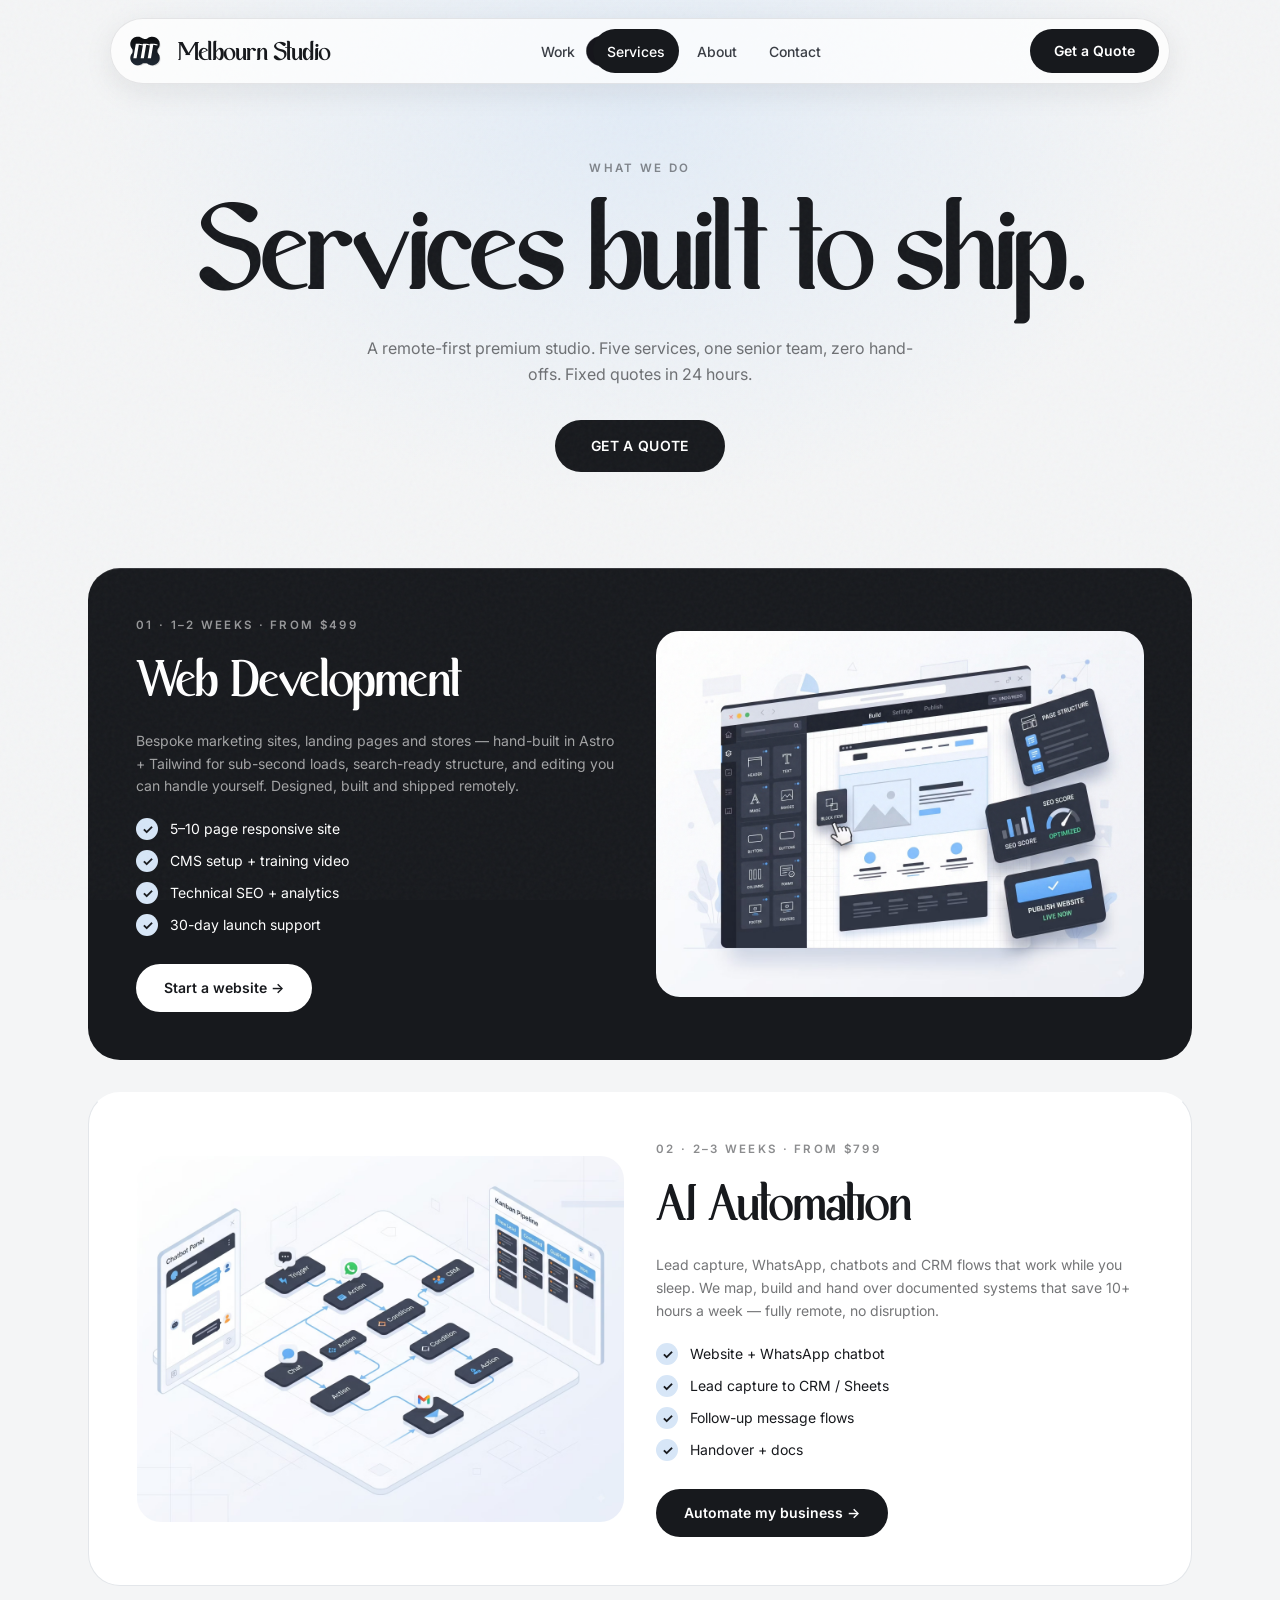
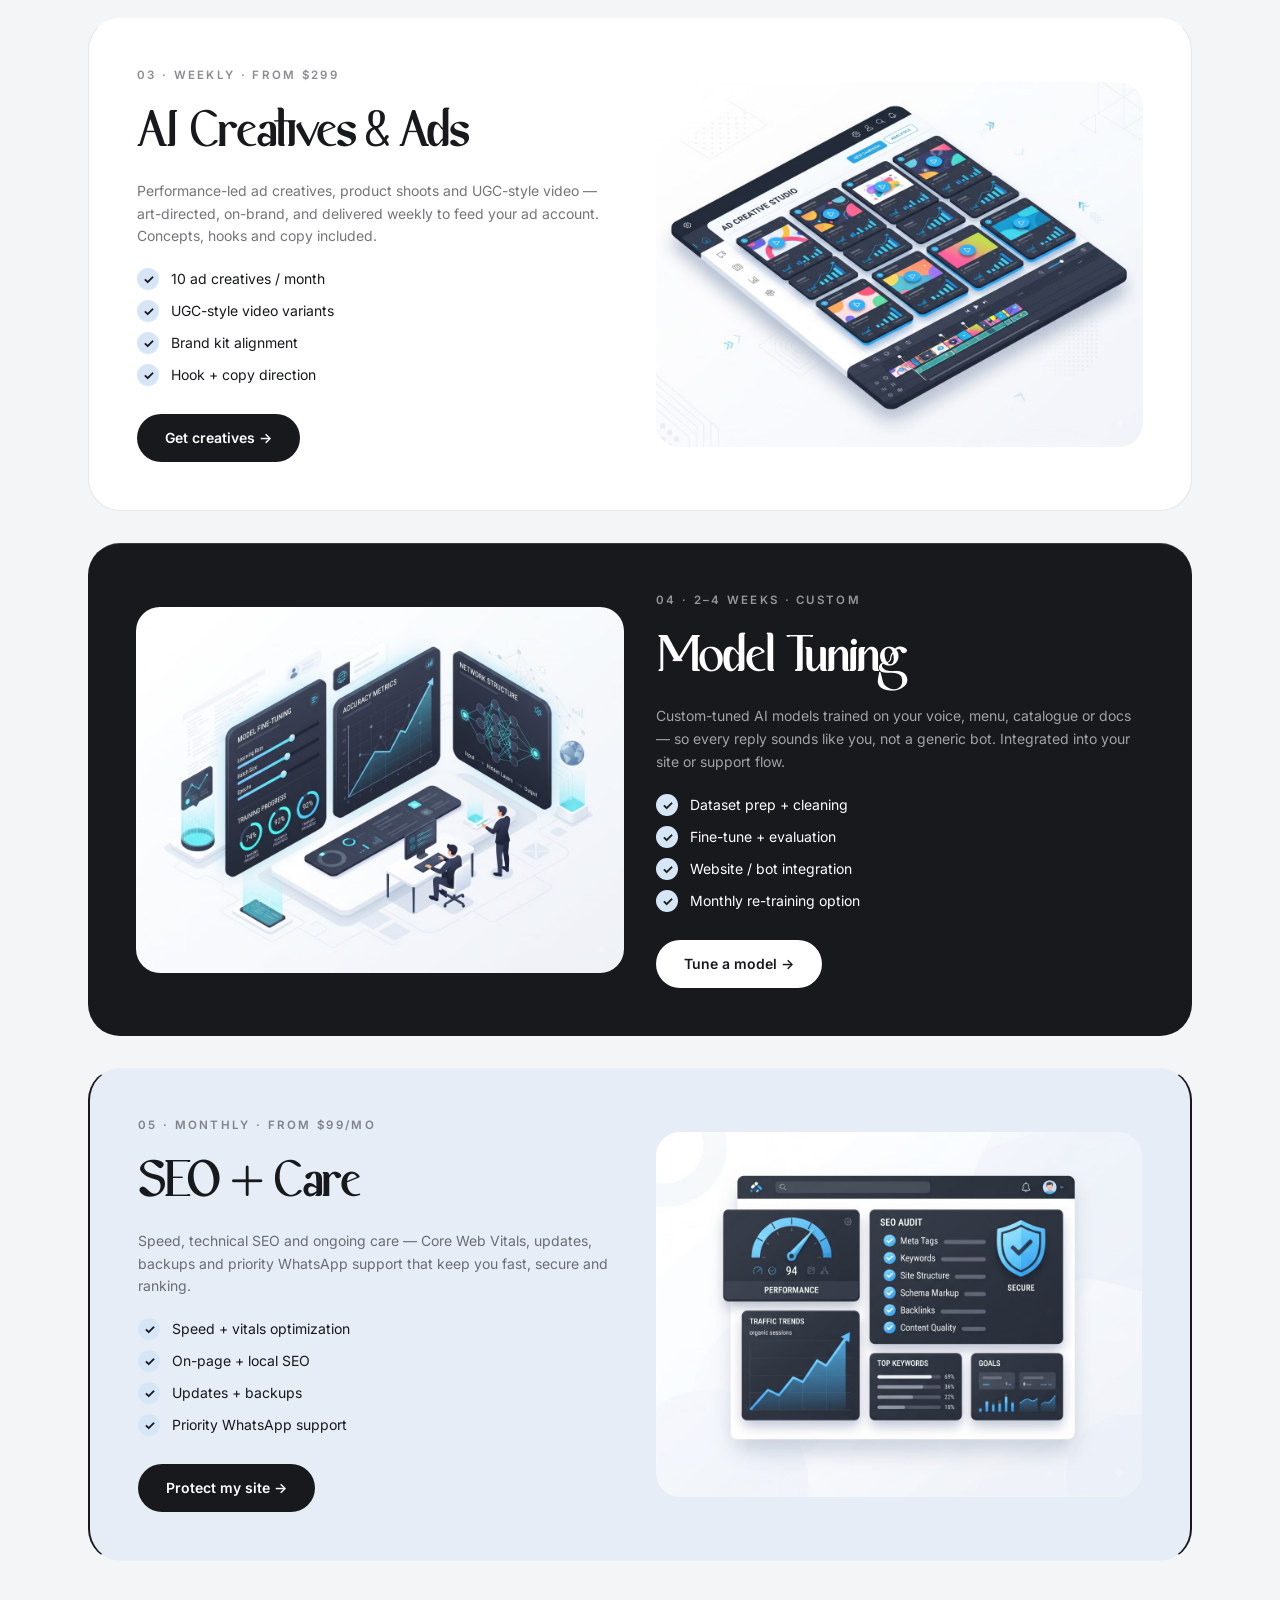
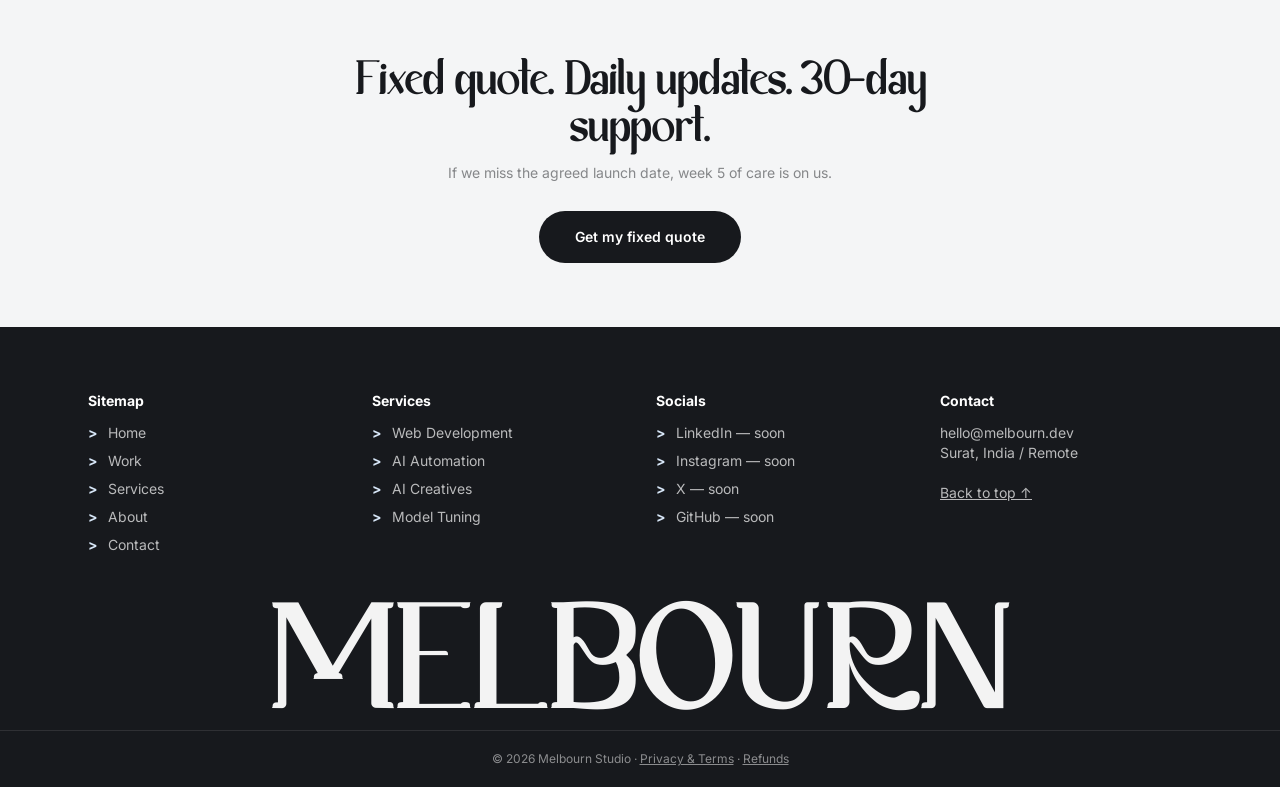
<file: services/index.html>
<!DOCTYPE html><html lang="en"> <head><meta charset="utf-8"><meta name="viewport" content="width=device-width, initial-scale=1"><title>Services — Melbourn Studio</title><meta name="description" content="Web development, AI automation, AI creatives, model tuning, SEO and care. Fixed quotes in 24 hours."><link rel="canonical" href="https://melbourn.dev/services/"><meta name="theme-color" content="#17191D"><meta property="og:type" content="website"><meta property="og:site_name" content="Melbourn Studio"><meta property="og:title" content="Services — Melbourn Studio"><meta property="og:description" content="Web development, AI automation, AI creatives, model tuning, SEO and care. Fixed quotes in 24 hours."><meta property="og:url" content="https://melbourn.dev/services/"><meta property="og:image" content="https://melbourn.dev/favicon.svg"><meta name="twitter:card" content="summary"><meta name="twitter:title" content="Services — Melbourn Studio"><meta name="twitter:description" content="Web development, AI automation, AI creatives, model tuning, SEO and care. Fixed quotes in 24 hours."><meta name="twitter:image" content="https://melbourn.dev/favicon.svg"><script type="application/ld+json">{"@context":"https://schema.org","@type":"ProfessionalService","name":"Melbourn Studio","url":"https://melbourn.dev","email":"hello@melbourn.dev","address":{"@type":"PostalAddress","addressLocality":"Surat","addressCountry":"IN"},"priceRange":"$99 - $799+"}</script><link rel="icon" type="image/svg+xml" href="/favicon.svg"><link rel="preconnect" href="https://fonts.googleapis.com"><link rel="preconnect" href="https://fonts.gstatic.com" crossorigin><link href="https://fonts.googleapis.com/css2?family=Inter:wght@400;500;600;700&display=swap" rel="stylesheet"><meta name="astro-view-transitions-enabled" content="true"><meta name="astro-view-transitions-fallback" content="animate"><style>#blind[data-astro-cid-iad6t2pe]{position:fixed;inset:0;z-index:90;display:flex;pointer-events:none;visibility:hidden}#blind[data-astro-cid-iad6t2pe].is-cover,#blind[data-astro-cid-iad6t2pe].is-leave{visibility:visible;pointer-events:all}.blind-panel[data-astro-cid-iad6t2pe]{flex:1 1 0;background:#17191d;transform:translateY(101%);transition:transform .55s cubic-bezier(.16,1,.3,1);will-change:transform}.blind-panel[data-astro-cid-iad6t2pe]:nth-child(1){transition-delay:0s}.blind-panel[data-astro-cid-iad6t2pe]:nth-child(2){transition-delay:.08s}.blind-panel[data-astro-cid-iad6t2pe]:nth-child(3){transition-delay:.16s}.blind-panel[data-astro-cid-iad6t2pe]:nth-child(4){transition-delay:.24s}.blind-panel[data-astro-cid-iad6t2pe]:nth-child(5){transition-delay:.32s}#blind[data-astro-cid-iad6t2pe].is-cover .blind-panel[data-astro-cid-iad6t2pe]{transform:translateY(0)}#blind[data-astro-cid-iad6t2pe].is-leave .blind-panel[data-astro-cid-iad6t2pe]{transform:translateY(-101%)}.blind-word[data-astro-cid-iad6t2pe]{position:absolute;inset:0;display:flex;align-items:center;justify-content:center;margin:0;color:#fff;font-family:Kryshna,Inter,sans-serif;font-weight:400;font-size:clamp(2rem,6vw,4rem);letter-spacing:.02em;opacity:0;transition:opacity .3s ease .3s}#blind[data-astro-cid-iad6t2pe].is-cover .blind-word[data-astro-cid-iad6t2pe]{opacity:1}#blind[data-astro-cid-iad6t2pe].is-leave .blind-word[data-astro-cid-iad6t2pe]{opacity:0;transition-delay:0s}@media (prefers-reduced-motion: reduce){.blind-panel[data-astro-cid-iad6t2pe],.blind-word[data-astro-cid-iad6t2pe]{transition:none}}@keyframes astroFadeInOut{0%{opacity:1}to{opacity:0}}@keyframes astroFadeIn{0%{opacity:0;mix-blend-mode:plus-lighter}to{opacity:1;mix-blend-mode:plus-lighter}}@keyframes astroFadeOut{0%{opacity:1;mix-blend-mode:plus-lighter}to{opacity:0;mix-blend-mode:plus-lighter}}@keyframes astroSlideFromRight{0%{transform:translate(100%)}}@keyframes astroSlideFromLeft{0%{transform:translate(-100%)}}@keyframes astroSlideToRight{to{transform:translate(100%)}}@keyframes astroSlideToLeft{to{transform:translate(-100%)}}@media (prefers-reduced-motion){::view-transition-group(*),::view-transition-old(*),::view-transition-new(*){animation:none!important}[data-astro-transition-scope]{animation:none!important}}.astro-route-announcer{position:absolute;left:0;top:0;clip:rect(0 0 0 0);clip-path:inset(50%);overflow:hidden;white-space:nowrap;width:1px;height:1px}*,:before,:after{--tw-border-spacing-x: 0;--tw-border-spacing-y: 0;--tw-translate-x: 0;--tw-translate-y: 0;--tw-rotate: 0;--tw-skew-x: 0;--tw-skew-y: 0;--tw-scale-x: 1;--tw-scale-y: 1;--tw-pan-x: ;--tw-pan-y: ;--tw-pinch-zoom: ;--tw-scroll-snap-strictness: proximity;--tw-gradient-from-position: ;--tw-gradient-via-position: ;--tw-gradient-to-position: ;--tw-ordinal: ;--tw-slashed-zero: ;--tw-numeric-figure: ;--tw-numeric-spacing: ;--tw-numeric-fraction: ;--tw-ring-inset: ;--tw-ring-offset-width: 0px;--tw-ring-offset-color: #fff;--tw-ring-color: rgb(59 130 246 / .5);--tw-ring-offset-shadow: 0 0 #0000;--tw-ring-shadow: 0 0 #0000;--tw-shadow: 0 0 #0000;--tw-shadow-colored: 0 0 #0000;--tw-blur: ;--tw-brightness: ;--tw-contrast: ;--tw-grayscale: ;--tw-hue-rotate: ;--tw-invert: ;--tw-saturate: ;--tw-sepia: ;--tw-drop-shadow: ;--tw-backdrop-blur: ;--tw-backdrop-brightness: ;--tw-backdrop-contrast: ;--tw-backdrop-grayscale: ;--tw-backdrop-hue-rotate: ;--tw-backdrop-invert: ;--tw-backdrop-opacity: ;--tw-backdrop-saturate: ;--tw-backdrop-sepia: ;--tw-contain-size: ;--tw-contain-layout: ;--tw-contain-paint: ;--tw-contain-style: }::backdrop{--tw-border-spacing-x: 0;--tw-border-spacing-y: 0;--tw-translate-x: 0;--tw-translate-y: 0;--tw-rotate: 0;--tw-skew-x: 0;--tw-skew-y: 0;--tw-scale-x: 1;--tw-scale-y: 1;--tw-pan-x: ;--tw-pan-y: ;--tw-pinch-zoom: ;--tw-scroll-snap-strictness: proximity;--tw-gradient-from-position: ;--tw-gradient-via-position: ;--tw-gradient-to-position: ;--tw-ordinal: ;--tw-slashed-zero: ;--tw-numeric-figure: ;--tw-numeric-spacing: ;--tw-numeric-fraction: ;--tw-ring-inset: ;--tw-ring-offset-width: 0px;--tw-ring-offset-color: #fff;--tw-ring-color: rgb(59 130 246 / .5);--tw-ring-offset-shadow: 0 0 #0000;--tw-ring-shadow: 0 0 #0000;--tw-shadow: 0 0 #0000;--tw-shadow-colored: 0 0 #0000;--tw-blur: ;--tw-brightness: ;--tw-contrast: ;--tw-grayscale: ;--tw-hue-rotate: ;--tw-invert: ;--tw-saturate: ;--tw-sepia: ;--tw-drop-shadow: ;--tw-backdrop-blur: ;--tw-backdrop-brightness: ;--tw-backdrop-contrast: ;--tw-backdrop-grayscale: ;--tw-backdrop-hue-rotate: ;--tw-backdrop-invert: ;--tw-backdrop-opacity: ;--tw-backdrop-saturate: ;--tw-backdrop-sepia: ;--tw-contain-size: ;--tw-contain-layout: ;--tw-contain-paint: ;--tw-contain-style: }*,:before,:after{box-sizing:border-box;border-width:0;border-style:solid;border-color:#e5e7eb}:before,:after{--tw-content: ""}html,:host{line-height:1.5;-webkit-text-size-adjust:100%;-moz-tab-size:4;-o-tab-size:4;tab-size:4;font-family:ui-sans-serif,system-ui,sans-serif,"Apple Color Emoji","Segoe UI Emoji",Segoe UI Symbol,"Noto Color Emoji";font-feature-settings:normal;font-variation-settings:normal;-webkit-tap-highlight-color:transparent}body{margin:0;line-height:inherit}hr{height:0;color:inherit;border-top-width:1px}abbr:where([title]){-webkit-text-decoration:underline dotted;text-decoration:underline dotted}h1,h2,h3,h4,h5,h6{font-size:inherit;font-weight:inherit}a{color:inherit;text-decoration:inherit}b,strong{font-weight:bolder}code,kbd,samp,pre{font-family:ui-monospace,SFMono-Regular,Menlo,Monaco,Consolas,Liberation Mono,Courier New,monospace;font-feature-settings:normal;font-variation-settings:normal;font-size:1em}small{font-size:80%}sub,sup{font-size:75%;line-height:0;position:relative;vertical-align:baseline}sub{bottom:-.25em}sup{top:-.5em}table{text-indent:0;border-color:inherit;border-collapse:collapse}button,input,optgroup,select,textarea{font-family:inherit;font-feature-settings:inherit;font-variation-settings:inherit;font-size:100%;font-weight:inherit;line-height:inherit;letter-spacing:inherit;color:inherit;margin:0;padding:0}button,select{text-transform:none}button,input:where([type=button]),input:where([type=reset]),input:where([type=submit]){-webkit-appearance:button;background-color:transparent;background-image:none}:-moz-focusring{outline:auto}:-moz-ui-invalid{box-shadow:none}progress{vertical-align:baseline}::-webkit-inner-spin-button,::-webkit-outer-spin-button{height:auto}[type=search]{-webkit-appearance:textfield;outline-offset:-2px}::-webkit-search-decoration{-webkit-appearance:none}::-webkit-file-upload-button{-webkit-appearance:button;font:inherit}summary{display:list-item}blockquote,dl,dd,h1,h2,h3,h4,h5,h6,hr,figure,p,pre{margin:0}fieldset{margin:0;padding:0}legend{padding:0}ol,ul,menu{list-style:none;margin:0;padding:0}dialog{padding:0}textarea{resize:vertical}input::-moz-placeholder,textarea::-moz-placeholder{opacity:1;color:#9ca3af}input::placeholder,textarea::placeholder{opacity:1;color:#9ca3af}button,[role=button]{cursor:pointer}:disabled{cursor:default}img,svg,video,canvas,audio,iframe,embed,object{display:block;vertical-align:middle}img,video{max-width:100%;height:auto}[hidden]:where(:not([hidden=until-found])){display:none}.sr-only{position:absolute;width:1px;height:1px;padding:0;margin:-1px;overflow:hidden;clip:rect(0,0,0,0);white-space:nowrap;border-width:0}.\!visible{visibility:visible!important}.visible{visibility:visible}.collapse{visibility:collapse}.fixed{position:fixed}.absolute{position:absolute}.relative{position:relative}.sticky{position:sticky}.inset-0{inset:0}.inset-x-4{left:1rem;right:1rem}.bottom-2{bottom:.5rem}.bottom-3{bottom:.75rem}.bottom-4{bottom:1rem}.left-\[10px\]{left:10px}.left-\[27px\]{left:27px}.top-2{top:.5rem}.top-28{top:7rem}.top-3{top:.75rem}.z-10{z-index:10}.order-1{order:1}.order-2{order:2}.mx-auto{margin-left:auto;margin-right:auto}.my-12{margin-top:3rem;margin-bottom:3rem}.-mt-4{margin-top:-1rem}.mb-3{margin-bottom:.75rem}.mt-1{margin-top:.25rem}.mt-10{margin-top:2.5rem}.mt-12{margin-top:3rem}.mt-2{margin-top:.5rem}.mt-3{margin-top:.75rem}.mt-4{margin-top:1rem}.mt-5{margin-top:1.25rem}.mt-6{margin-top:1.5rem}.mt-7{margin-top:1.75rem}.mt-8{margin-top:2rem}.mt-9{margin-top:2.25rem}.block{display:block}.inline-block{display:inline-block}.flex{display:flex}.grid{display:grid}.hidden{display:none}.aspect-\[3\/4\]{aspect-ratio:3/4}.aspect-\[4\/3\]{aspect-ratio:4/3}.aspect-\[5\/6\]{aspect-ratio:5/6}.h-10{height:2.5rem}.h-11{height:2.75rem}.h-12{height:3rem}.h-14{height:3.5rem}.h-9{height:2.25rem}.h-full{height:100%}.min-h-\[100dvh\]{min-height:100dvh}.min-h-\[44px\]{min-height:44px}.min-h-\[48px\]{min-height:48px}.min-h-\[52px\]{min-height:52px}.min-h-\[92dvh\]{min-height:92dvh}.w-10{width:2.5rem}.w-11{width:2.75rem}.w-12{width:3rem}.w-14{width:3.5rem}.w-8{width:2rem}.w-9{width:2.25rem}.w-full{width:100%}.w-px{width:1px}.min-w-0{min-width:0px}.max-w-3xl{max-width:48rem}.max-w-4xl{max-width:56rem}.max-w-5xl{max-width:64rem}.max-w-6xl{max-width:72rem}.max-w-md{max-width:28rem}.max-w-sm{max-width:24rem}.max-w-xl{max-width:36rem}.flex-1{flex:1 1 0%}.shrink-0{flex-shrink:0}.grow{flex-grow:1}.transform{transform:translate(var(--tw-translate-x),var(--tw-translate-y)) rotate(var(--tw-rotate)) skew(var(--tw-skew-x)) skewY(var(--tw-skew-y)) scaleX(var(--tw-scale-x)) scaleY(var(--tw-scale-y))}.select-none{-webkit-user-select:none;-moz-user-select:none;user-select:none}.resize{resize:both}.grid-cols-2{grid-template-columns:repeat(2,minmax(0,1fr))}.grid-cols-3{grid-template-columns:repeat(3,minmax(0,1fr))}.flex-col{flex-direction:column}.flex-wrap{flex-wrap:wrap}.items-start{align-items:flex-start}.items-end{align-items:flex-end}.items-center{align-items:center}.items-baseline{align-items:baseline}.justify-center{justify-content:center}.justify-between{justify-content:space-between}.gap-1{gap:.25rem}.gap-10{gap:2.5rem}.gap-12{gap:3rem}.gap-2{gap:.5rem}.gap-3{gap:.75rem}.gap-4{gap:1rem}.gap-5{gap:1.25rem}.gap-6{gap:1.5rem}.gap-8{gap:2rem}.space-y-10>:not([hidden])~:not([hidden]){--tw-space-y-reverse: 0;margin-top:calc(2.5rem * calc(1 - var(--tw-space-y-reverse)));margin-bottom:calc(2.5rem * var(--tw-space-y-reverse))}.space-y-2>:not([hidden])~:not([hidden]){--tw-space-y-reverse: 0;margin-top:calc(.5rem * calc(1 - var(--tw-space-y-reverse)));margin-bottom:calc(.5rem * var(--tw-space-y-reverse))}.space-y-2\.5>:not([hidden])~:not([hidden]){--tw-space-y-reverse: 0;margin-top:calc(.625rem * calc(1 - var(--tw-space-y-reverse)));margin-bottom:calc(.625rem * var(--tw-space-y-reverse))}.space-y-3>:not([hidden])~:not([hidden]){--tw-space-y-reverse: 0;margin-top:calc(.75rem * calc(1 - var(--tw-space-y-reverse)));margin-bottom:calc(.75rem * var(--tw-space-y-reverse))}.space-y-4>:not([hidden])~:not([hidden]){--tw-space-y-reverse: 0;margin-top:calc(1rem * calc(1 - var(--tw-space-y-reverse)));margin-bottom:calc(1rem * var(--tw-space-y-reverse))}.space-y-6>:not([hidden])~:not([hidden]){--tw-space-y-reverse: 0;margin-top:calc(1.5rem * calc(1 - var(--tw-space-y-reverse)));margin-bottom:calc(1.5rem * var(--tw-space-y-reverse))}.space-y-8>:not([hidden])~:not([hidden]){--tw-space-y-reverse: 0;margin-top:calc(2rem * calc(1 - var(--tw-space-y-reverse)));margin-bottom:calc(2rem * var(--tw-space-y-reverse))}.divide-line>:not([hidden])~:not([hidden]){--tw-divide-opacity: 1;border-color:rgb(227 230 234 / var(--tw-divide-opacity, 1))}.self-start{align-self:flex-start}.overflow-hidden{overflow:hidden}.overflow-x-hidden{overflow-x:hidden}.truncate{overflow:hidden;text-overflow:ellipsis;white-space:nowrap}.whitespace-nowrap{white-space:nowrap}.rounded-2xl{border-radius:1rem}.rounded-3xl{border-radius:1.5rem}.rounded-\[24px\]{border-radius:24px}.rounded-\[32px\]{border-radius:32px}.rounded-full{border-radius:9999px}.border{border-width:1px}.border-2{border-width:2px}.border-y{border-top-width:1px;border-bottom-width:1px}.border-t{border-top-width:1px}.border-char{--tw-border-opacity: 1;border-color:rgb(23 25 29 / var(--tw-border-opacity, 1))}.border-char\/10{border-color:#17191d1a}.border-line{--tw-border-opacity: 1;border-color:rgb(227 230 234 / var(--tw-border-opacity, 1))}.border-white\/10{border-color:#ffffff1a}.border-white\/15{border-color:#ffffff26}.border-white\/25{border-color:#ffffff40}.bg-char{--tw-bg-opacity: 1;background-color:rgb(23 25 29 / var(--tw-bg-opacity, 1))}.bg-char\/15{background-color:#17191d26}.bg-haze{--tw-bg-opacity: 1;background-color:rgb(215 230 247 / var(--tw-bg-opacity, 1))}.bg-haze\/50{background-color:#d7e6f780}.bg-white{--tw-bg-opacity: 1;background-color:rgb(255 255 255 / var(--tw-bg-opacity, 1))}.bg-white\/95{background-color:#fffffff2}.object-cover{-o-object-fit:cover;object-fit:cover}.p-10{padding:2.5rem}.p-4{padding:1rem}.p-5{padding:1.25rem}.p-6{padding:1.5rem}.p-7{padding:1.75rem}.p-8{padding:2rem}.px-4{padding-left:1rem;padding-right:1rem}.px-5{padding-left:1.25rem;padding-right:1.25rem}.px-6{padding-left:1.5rem;padding-right:1.5rem}.px-7{padding-left:1.75rem;padding-right:1.75rem}.px-8{padding-left:2rem;padding-right:2rem}.px-9{padding-left:2.25rem;padding-right:2.25rem}.py-1\.5{padding-top:.375rem;padding-bottom:.375rem}.py-16{padding-top:4rem;padding-bottom:4rem}.py-2{padding-top:.5rem;padding-bottom:.5rem}.py-20{padding-top:5rem;padding-bottom:5rem}.py-3{padding-top:.75rem;padding-bottom:.75rem}.py-3\.5{padding-top:.875rem;padding-bottom:.875rem}.py-4{padding-top:1rem;padding-bottom:1rem}.py-5{padding-top:1.25rem;padding-bottom:1.25rem}.py-7{padding-top:1.75rem;padding-bottom:1.75rem}.py-8{padding-top:2rem;padding-bottom:2rem}.pb-10{padding-bottom:2.5rem}.pb-12{padding-bottom:3rem}.pb-16{padding-bottom:4rem}.pb-20{padding-bottom:5rem}.pb-24{padding-bottom:6rem}.pb-8{padding-bottom:2rem}.pl-1{padding-left:.25rem}.pt-1{padding-top:.25rem}.pt-16{padding-top:4rem}.pt-28{padding-top:7rem}.pt-32{padding-top:8rem}.pt-40{padding-top:10rem}.text-left{text-align:left}.text-center{text-align:center}.font-head{font-family:Kryshna,Inter,sans-serif}.text-2xl{font-size:1.5rem;line-height:2rem}.text-3xl{font-size:1.875rem;line-height:2.25rem}.text-4xl{font-size:2.25rem;line-height:2.5rem}.text-5xl{font-size:3rem;line-height:1}.text-sm{font-size:.875rem;line-height:1.25rem}.text-xl{font-size:1.25rem;line-height:1.75rem}.text-xs{font-size:.75rem;line-height:1rem}.font-bold{font-weight:700}.font-medium{font-weight:500}.font-semibold{font-weight:600}.uppercase{text-transform:uppercase}.italic{font-style:italic}.leading-none{line-height:1}.leading-relaxed{line-height:1.625}.tracking-\[\.25em\]{letter-spacing:.25em}.tracking-\[\.2em\]{letter-spacing:.2em}.tracking-wide{letter-spacing:.025em}.tracking-widest{letter-spacing:.1em}.text-char{--tw-text-opacity: 1;color:rgb(23 25 29 / var(--tw-text-opacity, 1))}.text-char\/40{color:#17191d66}.text-char\/50{color:#17191d80}.text-char\/60{color:#17191d99}.text-char\/70{color:#17191db3}.text-white{--tw-text-opacity: 1;color:rgb(255 255 255 / var(--tw-text-opacity, 1))}.text-white\/40{color:#fff6}.text-white\/50{color:#ffffff80}.text-white\/60{color:#fff9}.text-white\/70{color:#ffffffb3}.text-white\/95{color:#fffffff2}.underline{text-decoration-line:underline}.antialiased{-webkit-font-smoothing:antialiased;-moz-osx-font-smoothing:grayscale}.shadow-\[0_20px_60px_rgba\(23\,25\,29\,\.07\)\]{--tw-shadow: 0 20px 60px rgba(23,25,29,.07);--tw-shadow-colored: 0 20px 60px var(--tw-shadow-color);box-shadow:var(--tw-ring-offset-shadow, 0 0 #0000),var(--tw-ring-shadow, 0 0 #0000),var(--tw-shadow)}.shadow-\[0_20px_60px_rgba\(23\,25\,29\,\.12\)\]{--tw-shadow: 0 20px 60px rgba(23,25,29,.12);--tw-shadow-colored: 0 20px 60px var(--tw-shadow-color);box-shadow:var(--tw-ring-offset-shadow, 0 0 #0000),var(--tw-ring-shadow, 0 0 #0000),var(--tw-shadow)}.outline-none{outline:2px solid transparent;outline-offset:2px}.blur{--tw-blur: blur(8px);filter:var(--tw-blur) var(--tw-brightness) var(--tw-contrast) var(--tw-grayscale) var(--tw-hue-rotate) var(--tw-invert) var(--tw-saturate) var(--tw-sepia) var(--tw-drop-shadow)}.filter{filter:var(--tw-blur) var(--tw-brightness) var(--tw-contrast) var(--tw-grayscale) var(--tw-hue-rotate) var(--tw-invert) var(--tw-saturate) var(--tw-sepia) var(--tw-drop-shadow)}.transition{transition-property:color,background-color,border-color,text-decoration-color,fill,stroke,opacity,box-shadow,transform,filter,backdrop-filter;transition-timing-function:cubic-bezier(.4,0,.2,1);transition-duration:.15s}:root{--spring-snappy: linear(0, .009, .035 2.1%, .141 4.4%, .723 12.9%, .938 16.7%, 1.017 19.4%, 1.067 22.5%, 1.089 26%, 1.079 30.3%, 1.049 36%, 1.024 42.6%, 1.011 50.3%, 1.004 59.2%, 1.001 69.3%, 1);--spring-smooth: linear(0, .004, .016 2.3%, .063 4.7%, .141 7.2%, .25 9.9%, .601 16.5%, .815 21%, .929 25.2%, .987 29%, 1.025 33.5%, 1.042 38%, 1.04 43.5%, 1.027 50%, 1.013 57.5%, 1.005 67%, 1.001 79%, 1);--m3-emphasized: cubic-bezier(.05, .7, .1, 1);--ease-out: cubic-bezier(.16, 1, .3, 1);--ease-in-out: cubic-bezier(.65, 0, .35, 1);--ease-snap: cubic-bezier(.22, 1, .36, 1)}@font-face{font-family:Kryshna;src:url(/kryshna.ttf) format("truetype");font-display:swap}html{scroll-behavior:smooth}body{font-family:Inter,sans-serif;background:#f4f5f6;color:#17191d;overflow-x:clip}.font-head{font-family:Kryshna,Inter,sans-serif;font-weight:400}:focus-visible{outline:3px solid #17191D;outline-offset:3px;border-radius:6px}.on-dark :focus-visible{outline-color:#d7e6f7}section[id],article[id]{scroll-margin-top:110px}a,button,summary{touch-action:manipulation;cursor:pointer}.btn-pill{border-radius:999px;transition:transform .5s var(--ease-snap),box-shadow .5s var(--ease-snap),filter .3s var(--ease-snap);will-change:transform}.btn-pill:hover{transform:translateY(-2px);box-shadow:0 12px 24px #17191d2e}.btn-pill:active{transform:scale(.96);box-shadow:inset 0 2px 8px #00000026;transition-duration:.1s}#navWrap{position:fixed;top:18px;left:0;right:0;z-index:50;display:flex;flex-direction:column;align-items:center;padding:0 16px}#navPill{width:min(1060px,100%);background:#ffffffb8;border:1px solid rgba(23,25,29,.1);border-radius:999px;display:flex;align-items:center;justify-content:space-between;gap:8px;padding:10px 10px 10px 14px;transition:width .5s var(--m3-emphasized),height .5s var(--m3-emphasized),border-radius .5s var(--m3-emphasized),padding .5s var(--m3-emphasized),box-shadow .4s var(--ease-out);box-shadow:0 8px 30px #17191d14}#navWrap.mini #navPill{width:60px;height:60px;padding:0;justify-content:center;border-radius:50%;cursor:pointer;overflow:hidden}#navWrap.mini .nav-links,#navWrap.mini .nav-cta,#navWrap.mini #navPill>a,#navWrap.mini .nav-tools{display:none}#navWrap.mini .nav-burger{display:flex!important}.nav-burger{display:none;align-items:center;justify-content:center;width:100%;height:100%}.nav-tools{display:flex;align-items:center;gap:6px;flex-shrink:0}.menu-btn{width:44px;height:44px;border-radius:50%;display:inline-flex;align-items:center;justify-content:center;border:1px solid rgba(23,25,29,.12);color:#17191d;background:transparent;transition:background .25s var(--ease-snap),transform .25s var(--ease-snap)}.menu-btn:hover{background:#17191d0f}.menu-btn:active{transform:scale(.94)}.menu-btn .icon-close{display:none}.menu-btn[aria-expanded=true] .icon-close{display:block}.menu-btn[aria-expanded=true] .icon-open{display:none}@media (max-width: 400px){.nav-brand-text{display:none}}#mobileMenu{display:grid;grid-template-rows:0fr;transition:grid-template-rows .4s var(--ease-out);width:min(1060px,100%)}#mobileMenu.open{grid-template-rows:1fr}#mobileMenu .mm-inner{overflow:hidden}.mm-card{border-radius:24px;padding:10px;margin-top:8px;box-shadow:0 20px 50px #17191d24}.mm-card a{display:flex;align-items:center;min-height:52px;padding:0 18px;border-radius:16px;font-weight:600;font-size:15px}.mm-card a:hover{background:#17191d0f}.mm-card a.mm-cta{justify-content:center;margin-top:6px}.nav-links a{padding:8px 14px;border-radius:999px;font-size:14px;font-weight:500;color:#3a3e45;min-height:44px;display:inline-flex;align-items:center}.nav-links a:hover,.nav-links a[aria-current=page]{background:#17191d;color:#fff}.nav-links{position:relative}.nav-links a{position:relative;z-index:1}.goo-layer{position:absolute;inset:-6px -10px;z-index:0;filter:url(#goo);pointer-events:none}.goo-blob,.goo-drop{position:absolute;top:50%;left:0;background:#17191d;border-radius:999px;opacity:0}.goo-blob{height:34px;margin-top:-17px;width:60px;will-change:transform,width;transition:transform .45s cubic-bezier(.34,1.4,.64,1),width .45s cubic-bezier(.34,1.4,.64,1),opacity .25s var(--ease-out)}.goo-drop{height:16px;width:16px;margin-top:-8px}.goo-layer.live .goo-blob{opacity:1}.goo-blob.squish{transform-origin:center;scale:1.18 .82}.goo-on .nav-links a:hover{background:transparent}.goo-on .nav-links a.lit{color:#fff}.hero-h{font-size:clamp(3rem,9vw,8.5rem);line-height:1;letter-spacing:-.01em;text-wrap:balance;max-width:18ch;margin-inline:auto}.sec-h{font-size:clamp(2.2rem,5vw,4rem);line-height:1.05}.eyebrow{font-size:.72rem;letter-spacing:.2em;text-transform:uppercase;color:#17191d80;font-weight:600}.on-dark .eyebrow{color:#ffffff8c}.hero-eyebrow{font-size:.72rem;letter-spacing:.2em;text-transform:uppercase;color:#17191d80;font-weight:600}.hero-sub{font-size:clamp(1rem,1.25vw,1.2rem);line-height:1.6;max-width:45ch}.hero-cta{transition:transform .5s var(--ease-out),box-shadow .5s var(--ease-out)}.hero-cta:hover{transform:translateY(-2px);box-shadow:0 8px 30px #17191d29}.hero-cta:active{transform:translateY(0) scale(.98)}.metric-number{font-variant-numeric:tabular-nums}.err-404{font-size:clamp(6rem,24vw,20rem);line-height:.9}.svc-row{border-top:1px solid rgba(255,255,255,.14)}.svc-row:last-child{border-bottom:1px solid rgba(255,255,255,.14)}.svc-body{display:grid;grid-template-rows:0fr;transition:grid-template-rows .45s var(--ease-out)}.svc-row.open .svc-body{grid-template-rows:1fr}.svc-inner{overflow:hidden}.svc-plus{transition:transform .35s var(--ease-out),background .3s var(--ease-snap),color .3s var(--ease-snap)}.svc-row.open .svc-plus{transform:rotate(45deg);background:#d7e6f7;border-color:#d7e6f7;color:#17191d}.tag{border:1px solid rgba(23,25,29,.2);border-radius:999px;padding:6px 14px;font-size:12px;color:#17191db3;white-space:nowrap}.on-dark .tag{border-color:#ffffff40;color:#fffc}.tick{width:22px;height:22px;border-radius:999px;background:#d7e6f7;color:#17191d;display:inline-flex;align-items:center;justify-content:center;font-size:13px;font-weight:700;flex-shrink:0}.svc-img{transition:transform .6s var(--ease-out)}.svc-row:hover .svc-img{transform:scale(1.03)}.work-card img{transition:transform .6s var(--ease-out)}.work-card:hover img{transform:scale(1.05)}.arrow-btn{transition:background .3s var(--ease-snap),transform .3s var(--ease-snap)}.work-card:hover .arrow-btn{background:#17191d;color:#fff;transform:rotate(-45deg)}.masonry{-moz-columns:1;columns:1;-moz-column-gap:20px;column-gap:20px}@media (min-width: 768px){.masonry{-moz-columns:3;columns:3}}.masonry>div{-moz-column-break-inside:avoid;break-inside:avoid;margin-bottom:20px;transition:transform .35s var(--ease-out),box-shadow .35s var(--ease-out)}.masonry>div:hover{transform:translateY(-5px);box-shadow:0 22px 44px #17191d1f}details summary::-webkit-details-marker{display:none}details[open] .faq-plus{transform:rotate(45deg)}.faq-plus{transition:transform .25s var(--ease-snap)}details[open]>summary~*{animation:faqIn .35s var(--ease-out)}@keyframes faqIn{0%{opacity:0;transform:translateY(-6px)}}.typo-footer{font-size:clamp(48px,11vw,170px);line-height:.9}.flink:before{content:">";margin-right:10px;color:#d7e6f7;font-weight:700}.toc-link{display:flex;gap:12px;align-items:flex-start;padding:7px 0;font-size:13px;color:#17191d8c;font-weight:500;min-height:32px}.toc-link .dot{width:11px;height:11px;border-radius:999px;border:2px solid rgba(23,25,29,.25);background:#f4f5f6;margin-top:4px;flex-shrink:0;transition:background .25s var(--ease-snap),border-color .25s var(--ease-snap),transform .25s var(--ease-snap)}.toc-link:hover{color:#17191d}.toc-link.active{color:#17191d;font-weight:700}.toc-link.active .dot{background:#17191d;border-color:#17191d}.toc-group{font-size:11px;font-weight:700;letter-spacing:.18em;text-transform:uppercase;color:#17191d66;margin:14px 0 4px}.legal-h3{font-size:1.05rem;font-weight:700;margin-top:1.6rem}.legal-p{font-size:.9rem;color:#17191da6;line-height:1.7;margin-top:.5rem}.step-num{width:56px;height:56px;border-radius:999px;background:#17191d;color:#fff;font-family:Kryshna,Inter,sans-serif;font-size:1.5rem;display:flex;align-items:center;justify-content:center;flex-shrink:0;position:relative;z-index:10}.step-num.alt{background:#fff;color:#17191d;border:2px solid #17191D}.refund-p{font-size:.9rem;color:#17191da6;line-height:1.7;margin-top:.5rem}.field{width:100%;border:1px solid #E3E6EA;border-radius:16px;padding:14px 18px;font-size:16px;background:#f4f5f6;min-height:52px}.field:focus{border-color:#17191d;outline:none;box-shadow:0 0 0 3px #d7e6f7}label.flabel{display:block;font-size:13px;font-weight:600;margin-bottom:6px}input[type=email]{min-height:48px;font-size:16px}@keyframes marquee-scroll{0%{transform:translate(0)}to{transform:translate(-50%)}}.marquee-track{animation:marquee-scroll 30s linear infinite;width:-moz-max-content;width:max-content}.marquee-track:hover{animation-play-state:paused}@media (prefers-reduced-motion: reduce){.marquee-track{animation:none}}.hero-video{position:absolute;inset:0;width:100%;height:100%;-o-object-fit:cover;object-fit:cover;opacity:.55;pointer-events:none}.bend-host{position:relative;overflow:hidden;border-radius:32px;border:1px solid #E3E6EA;background:#fff}.bend-scroll{position:relative;width:100%;height:100%;overflow:auto}.bend-source{position:absolute;inset:0;width:100%;height:100%}.bend-output{position:absolute;inset:0;width:100%;height:100%;pointer-events:none}.rise{opacity:0;transform:translateY(30px);animation:rise .6s var(--ease-out) forwards;will-change:opacity,transform}@keyframes rise{to{opacity:1;transform:none}}.rv{opacity:0;transform:translateY(28px) skewY(var(--vskew, 0deg));transition:opacity .7s var(--ease-out),transform .7s var(--ease-out);transition-delay:var(--d,0s);will-change:opacity,transform}.rv.in{opacity:1;transform:skewY(var(--vskew, 0deg));will-change:auto}.flink,.u-link{position:relative;text-decoration:none;transition:color .3s var(--ease-snap)}.flink:after,.u-link:after{content:"";position:absolute;left:0;bottom:-2px;width:100%;height:1.5px;background:currentColor;transform:scaleX(0);transform-origin:right;transition:transform .4s var(--ease-snap)}.flink:hover:after,.u-link:hover:after{transform:scaleX(1);transform-origin:left}#scrollProgress{position:fixed;top:0;left:0;width:100%;height:3px;z-index:60;background:#17191d;transform-origin:left;transform:scaleX(0);pointer-events:none}@media (prefers-reduced-motion: reduce){.rise{animation:enter-fade .3s var(--ease-out) both;animation-delay:0ms}.rv{opacity:1;transform:none;filter:none;transition:none}.hero-video{display:none}.lift,.lift:hover,.masonry>div,.masonry>div:hover{transform:none}#scrollProgress{display:none}html{scroll-behavior:auto}}@keyframes enter-fade{0%{opacity:0}to{opacity:1}}.dropcap:first-letter{font-family:Kryshna,Inter,sans-serif;font-size:3.1em;float:left;line-height:.85;padding-right:.14em;color:#17191d}figcaption.cap{font-size:11px;letter-spacing:.14em;text-transform:uppercase;color:#17191d73;margin-top:10px}figcaption.cap:before{content:"— "}.pull{border-left:4px solid #17191D}.pull>p:nth-child(2){font-size:1.02rem;line-height:1.65;color:#17191d;font-weight:500}::-moz-selection{background:#d7e6f7;color:#17191d}::selection{background:#d7e6f7;color:#17191d}::-webkit-scrollbar{width:10px}::-webkit-scrollbar-track{background:#f4f5f6}::-webkit-scrollbar-thumb{background:#17191d;border-radius:999px;border:2px solid #F4F5F6}.lift{transition:transform .35s var(--ease-out),box-shadow .35s var(--ease-out)}.lift:hover{transform:translateY(-5px);box-shadow:0 22px 44px #17191d1f}#toTop{position:fixed;right:20px;bottom:20px;z-index:45;width:52px;height:52px;border-radius:50%;background:#17191d;color:#fff;display:flex;align-items:center;justify-content:center;opacity:0;transform:translateY(16px) scale(.9);pointer-events:none;transition:opacity .4s var(--ease-out),transform .4s var(--ease-out);box-shadow:0 12px 28px #17191d40}#toTop.show{opacity:1;transform:none;pointer-events:auto}#toTop:hover{transform:translateY(-3px)}.goo-js .goo-blob{transition:opacity .25s var(--ease-out),scale .25s var(--ease-out)}body:after{content:"";position:fixed;inset:0;z-index:40;pointer-events:none;background-image:url("data:image/svg+xml,%3Csvg viewBox='0 0 256 256' xmlns='http://www.w3.org/2000/svg'%3E%3Cfilter id='n'%3E%3CfeTurbulence type='fractalNoise' baseFrequency='0.9' numOctaves='4' stitchTiles='stitch'/%3E%3C/filter%3E%3Crect width='100%25' height='100%25' filter='url(%23n)' opacity='0.035'/%3E%3C/svg%3E")}.focus\:not-sr-only:focus{position:static;width:auto;height:auto;padding:0;margin:0;overflow:visible;clip:auto;white-space:normal}.focus\:fixed:focus{position:fixed}.focus\:left-3:focus{left:.75rem}.focus\:top-3:focus{top:.75rem}.focus\:z-\[100\]:focus{z-index:100}.focus\:rounded-full:focus{border-radius:9999px}.focus\:bg-char:focus{--tw-bg-opacity: 1;background-color:rgb(23 25 29 / var(--tw-bg-opacity, 1))}.focus\:px-5:focus{padding-left:1.25rem;padding-right:1.25rem}.focus\:py-3:focus{padding-top:.75rem;padding-bottom:.75rem}.focus\:text-sm:focus{font-size:.875rem;line-height:1.25rem}.focus\:text-white:focus{--tw-text-opacity: 1;color:rgb(255 255 255 / var(--tw-text-opacity, 1))}.disabled\:opacity-60:disabled{opacity:.6}@media (min-width: 640px){.sm\:block{display:block}.sm\:grid-cols-2{grid-template-columns:repeat(2,minmax(0,1fr))}.sm\:flex-row{flex-direction:row}}@media (min-width: 768px){.md\:sticky{position:sticky}.md\:top-28{top:7rem}.md\:order-1{order:1}.md\:order-2{order:2}.md\:mt-0{margin-top:0}.md\:mt-10{margin-top:2.5rem}.md\:block{display:block}.md\:inline-block{display:inline-block}.md\:flex{display:flex}.md\:inline-flex{display:inline-flex}.md\:hidden{display:none}.md\:h-40{height:10rem}.md\:w-56{width:14rem}.md\:grid-cols-2{grid-template-columns:repeat(2,minmax(0,1fr))}.md\:grid-cols-3{grid-template-columns:repeat(3,minmax(0,1fr))}.md\:grid-cols-4{grid-template-columns:repeat(4,minmax(0,1fr))}.md\:grid-cols-\[1fr_1\.4fr\]{grid-template-columns:1fr 1.4fr}.md\:grid-cols-\[240px_1fr\]{grid-template-columns:240px 1fr}.md\:gap-6{gap:1.5rem}.md\:space-y-8>:not([hidden])~:not([hidden]){--tw-space-y-reverse: 0;margin-top:calc(2rem * calc(1 - var(--tw-space-y-reverse)));margin-bottom:calc(2rem * var(--tw-space-y-reverse))}.md\:divide-x>:not([hidden])~:not([hidden]){--tw-divide-x-reverse: 0;border-right-width:calc(1px * var(--tw-divide-x-reverse));border-left-width:calc(1px * calc(1 - var(--tw-divide-x-reverse)))}.md\:p-12{padding:3rem}.md\:p-14{padding:3.5rem}.md\:p-16{padding:4rem}.md\:p-8{padding:2rem}.md\:px-8{padding-left:2rem;padding-right:2rem}.md\:py-24{padding-top:6rem;padding-bottom:6rem}.md\:py-28{padding-top:7rem;padding-bottom:7rem}.md\:pb-24{padding-bottom:6rem}.md\:pb-28{padding-bottom:7rem}.md\:pl-0{padding-left:0}.md\:pt-32{padding-top:8rem}.md\:text-4xl{font-size:2.25rem;line-height:2.5rem}.md\:text-5xl{font-size:3rem;line-height:1}}@media (min-width: 1024px){.lg\:translate-y-8{--tw-translate-y: 2rem;transform:translate(var(--tw-translate-x),var(--tw-translate-y)) rotate(var(--tw-rotate)) skew(var(--tw-skew-x)) skewY(var(--tw-skew-y)) scaleX(var(--tw-scale-x)) scaleY(var(--tw-scale-y))}.lg\:grid-cols-2{grid-template-columns:repeat(2,minmax(0,1fr))}.lg\:pb-10{padding-bottom:2.5rem}}
</style><script type="module" src="/_astro/hoisted.BHELdmsU.js"></script></head> <body class="antialiased">  <a href="#main" class="sr-only focus:not-sr-only focus:fixed focus:top-3 focus:left-3 focus:z-[100] focus:bg-char focus:text-white focus:px-5 focus:py-3 focus:rounded-full focus:text-sm">Skip to content</a> <div id="scrollProgress" aria-hidden="true"></div> <div id="navWrap"> <nav id="navPill" aria-label="Main nav"> <a href="/" class="flex items-center gap-3 min-w-0"> <img src="/favicon.svg" alt="Melbourn Studio logo" class="w-10 h-10 rounded-full object-cover shrink-0" width="40" height="40"> <span class="nav-brand-text font-head text-2xl leading-none pt-1 truncate">Melbourn Studio</span> </a> <div class="nav-links hidden md:flex items-center gap-1" id="gooNav"> <div class="goo-layer" aria-hidden="true"><span class="goo-blob"></span><span class="goo-drop"></span></div> <svg width="0" height="0" style="position:absolute" aria-hidden="true"><defs><filter id="goo" x="-20%" y="-60%" width="140%" height="220%"><feGaussianBlur in="SourceGraphic" stdDeviation="9" result="blur"></feGaussianBlur><feColorMatrix in="blur" mode="matrix" values="1 0 0 0 0  0 1 0 0 0  0 0 1 0 0  0 0 0 20 -10" result="goo"></feColorMatrix><feComposite in="SourceGraphic" in2="goo" operator="atop"></feComposite></filter></defs></svg> <a href="/#work">Work</a> <a href="/services" aria-current="page">Services</a> <a href="/about">About</a> <a href="/contact">Contact</a> </div> <div class="nav-tools"> <a href="/contact" class="nav-cta btn-pill hidden md:inline-block bg-char text-white text-sm font-semibold px-6 py-3">Get a Quote</a> <button type="button" id="menuBtn" class="menu-btn md:hidden" aria-expanded="false" aria-controls="mobileMenu" aria-label="Open menu"> <svg class="icon-open" width="20" height="20" viewBox="0 0 24 24" fill="none" stroke="currentColor" stroke-width="2" stroke-linecap="round" aria-hidden="true"><path d="M4 7h16M4 12h16M4 17h16"></path></svg> <svg class="icon-close" width="20" height="20" viewBox="0 0 24 24" fill="none" stroke="currentColor" stroke-width="2" stroke-linecap="round" aria-hidden="true"><path d="M6 6l12 12M18 6L6 18"></path></svg> </button> </div> <span class="nav-burger" aria-hidden="true"><img src="/favicon.svg" alt="" width="36" height="36" class="w-9 h-9 rounded-full object-cover"></span> </nav> <div id="mobileMenu" class="md:hidden"> <div class="mm-inner"> <div class="mm-card bg-white border border-line"> <a href="/#work">Work</a> <a href="/services">Services</a> <a href="/about">About</a> <a href="/contact">Contact</a> <a href="/contact" class="mm-cta btn-pill bg-char text-white">Get a Quote</a> </div> </div> </div> </div> <div id="blind" data-astro-transition-persist="blind-overlay" aria-hidden="true" data-astro-cid-iad6t2pe> <div class="blind-panel" data-astro-cid-iad6t2pe></div> <div class="blind-panel" data-astro-cid-iad6t2pe></div> <div class="blind-panel" data-astro-cid-iad6t2pe></div> <div class="blind-panel" data-astro-cid-iad6t2pe></div> <div class="blind-panel" data-astro-cid-iad6t2pe></div> <p class="blind-word" data-astro-cid-iad6t2pe>Melbourn</p> </div>   <main id="main">  <header class="px-6 pt-40 pb-16 md:pb-24 text-center" style="background:radial-gradient(ellipse at 50% 20%, rgba(215,230,247,.6) 0%, transparent 60%), #F4F5F6;"> <p class="rise eyebrow">What we do</p> <h1 class="rise hero-h font-head mt-5 mx-auto" style="animation-delay:.06s">Services built to ship.</h1> <p class="rise mt-6 text-char/60 max-w-xl mx-auto" style="animation-delay:.12s;font-size:clamp(1rem,1.25vw,1.2rem);line-height:1.6">A remote-first premium studio. Five services, one senior team, zero hand-offs. Fixed quotes in 24 hours.</p> <div class="rise mt-8" style="animation-delay:.18s"><a href="/contact" class="btn-pill inline-block bg-char text-white text-sm font-semibold tracking-wide uppercase px-9 py-4 min-h-[48px]">Get a quote</a></div> </header>  <main id="list" class="max-w-6xl mx-auto px-6 pb-8 space-y-6 md:space-y-8"> <article class="svc-row on-dark bg-char text-white rounded-[32px] p-7 md:p-12 grid md:grid-cols-2 gap-8 items-center"> <div><p class="eyebrow">01 · 1–2 weeks · From $499</p> <h2 class="font-head mt-3" style="font-size:clamp(2rem,4vw,3rem)">Web Development</h2> <p class="text-white/60 text-sm leading-relaxed mt-3">Bespoke marketing sites, landing pages and stores — hand-built in Astro + Tailwind for sub-second loads, search-ready structure, and editing you can handle yourself. Designed, built and shipped remotely.</p> <ul class="mt-5 space-y-2.5 text-sm"><li class="flex gap-3 items-center"><span class="tick">✓</span>5–10 page responsive site</li><li class="flex gap-3 items-center"><span class="tick">✓</span>CMS setup + training video</li><li class="flex gap-3 items-center"><span class="tick">✓</span>Technical SEO + analytics</li><li class="flex gap-3 items-center"><span class="tick">✓</span>30-day launch support</li></ul> <a href="/contact" class="btn-pill inline-block mt-7 bg-white text-char text-sm font-semibold px-7 py-3.5">Start a website →</a></div> <div class="overflow-hidden rounded-3xl"><img src="/service/web.avif" alt="Web development example" loading="lazy" width="880" height="660" class="svc-img w-full aspect-[4/3] object-cover"></div> </article> <article class="svc-row bg-white border border-line rounded-[32px] p-7 md:p-12 grid md:grid-cols-2 gap-8 items-center"> <div class="overflow-hidden rounded-3xl md:order-1 order-2"><img src="/service/ai-automation.avif" alt="AI automation example" loading="lazy" width="880" height="660" class="svc-img w-full aspect-[4/3] object-cover"></div> <div class="md:order-2 order-1"><p class="eyebrow">02 · 2–3 weeks · From $799</p> <h2 class="font-head mt-3" style="font-size:clamp(2rem,4vw,3rem)">AI Automation</h2> <p class="text-char/60 text-sm leading-relaxed mt-3">Lead capture, WhatsApp, chatbots and CRM flows that work while you sleep. We map, build and hand over documented systems that save 10+ hours a week — fully remote, no disruption.</p> <ul class="mt-5 space-y-2.5 text-sm"><li class="flex gap-3 items-center"><span class="tick">✓</span>Website + WhatsApp chatbot</li><li class="flex gap-3 items-center"><span class="tick">✓</span>Lead capture to CRM / Sheets</li><li class="flex gap-3 items-center"><span class="tick">✓</span>Follow-up message flows</li><li class="flex gap-3 items-center"><span class="tick">✓</span>Handover + docs</li></ul> <a href="/contact" class="btn-pill inline-block mt-7 bg-char text-white text-sm font-semibold px-7 py-3.5">Automate my business →</a></div> </article> <article class="svc-row bg-white border border-line rounded-[32px] p-7 md:p-12 grid md:grid-cols-2 gap-8 items-center"> <div><p class="eyebrow">03 · Weekly · From $299</p> <h2 class="font-head mt-3" style="font-size:clamp(2rem,4vw,3rem)">AI Creatives & Ads</h2> <p class="text-char/60 text-sm leading-relaxed mt-3">Performance-led ad creatives, product shoots and UGC-style video — art-directed, on-brand, and delivered weekly to feed your ad account. Concepts, hooks and copy included.</p> <ul class="mt-5 space-y-2.5 text-sm"><li class="flex gap-3 items-center"><span class="tick">✓</span>10 ad creatives / month</li><li class="flex gap-3 items-center"><span class="tick">✓</span>UGC-style video variants</li><li class="flex gap-3 items-center"><span class="tick">✓</span>Brand kit alignment</li><li class="flex gap-3 items-center"><span class="tick">✓</span>Hook + copy direction</li></ul> <a href="/contact" class="btn-pill inline-block mt-7 bg-char text-white text-sm font-semibold px-7 py-3.5">Get creatives →</a></div> <div class="overflow-hidden rounded-3xl"><img src="/service/ai-ads.avif" alt="AI creatives example" loading="lazy" width="880" height="660" class="svc-img w-full aspect-[4/3] object-cover"></div> </article> <article class="svc-row on-dark bg-char text-white rounded-[32px] p-7 md:p-12 grid md:grid-cols-2 gap-8 items-center"> <div class="overflow-hidden rounded-3xl md:order-1 order-2"><img src="/service/model-tuning.avif" alt="Model tuning example" loading="lazy" width="880" height="660" class="svc-img w-full aspect-[4/3] object-cover"></div> <div class="md:order-2 order-1"><p class="eyebrow">04 · 2–4 weeks · Custom</p> <h2 class="font-head mt-3" style="font-size:clamp(2rem,4vw,3rem)">Model Tuning</h2> <p class="text-white/60 text-sm leading-relaxed mt-3">Custom-tuned AI models trained on your voice, menu, catalogue or docs — so every reply sounds like you, not a generic bot. Integrated into your site or support flow.</p> <ul class="mt-5 space-y-2.5 text-sm"><li class="flex gap-3 items-center"><span class="tick">✓</span>Dataset prep + cleaning</li><li class="flex gap-3 items-center"><span class="tick">✓</span>Fine-tune + evaluation</li><li class="flex gap-3 items-center"><span class="tick">✓</span>Website / bot integration</li><li class="flex gap-3 items-center"><span class="tick">✓</span>Monthly re-training option</li></ul> <a href="/contact" class="btn-pill inline-block mt-7 bg-white text-char text-sm font-semibold px-7 py-3.5">Tune a model →</a></div> </article> <article class="svc-row bg-haze/50 border-2 border-char rounded-[32px] p-7 md:p-12 grid md:grid-cols-2 gap-8 items-center"> <div><p class="eyebrow">05 · Monthly · From $99/mo</p> <h2 class="font-head mt-3" style="font-size:clamp(2rem,4vw,3rem)">SEO + Care</h2> <p class="text-char/60 text-sm leading-relaxed mt-3">Speed, technical SEO and ongoing care — Core Web Vitals, updates, backups and priority WhatsApp support that keep you fast, secure and ranking.</p> <ul class="mt-5 space-y-2.5 text-sm"><li class="flex gap-3 items-center"><span class="tick">✓</span>Speed + vitals optimization</li><li class="flex gap-3 items-center"><span class="tick">✓</span>On-page + local SEO</li><li class="flex gap-3 items-center"><span class="tick">✓</span>Updates + backups</li><li class="flex gap-3 items-center"><span class="tick">✓</span>Priority WhatsApp support</li></ul> <a href="/contact" class="btn-pill inline-block mt-7 bg-char text-white text-sm font-semibold px-7 py-3.5">Protect my site →</a></div> <div class="overflow-hidden rounded-3xl"><img src="/service/seo-care.avif" alt="SEO and care example" loading="lazy" width="880" height="660" class="svc-img w-full aspect-[4/3] object-cover"></div> </article> </main>  <section class="max-w-3xl mx-auto px-6 py-16 text-center"> <h2 class="font-head sec-h sec-h" style="font-size:clamp(1.8rem,4vw,2.8rem)">Fixed quote. Daily updates. 30-day support.</h2> <p class="text-sm text-char/50 mt-3">If we miss the agreed launch date, week 5 of care is on us.</p> <a href="/contact" class="btn-pill inline-block mt-7 bg-char text-white text-sm font-semibold px-9 py-4 min-h-[48px]">Get my fixed quote</a> </section> </main> <footer class="on-dark bg-char text-white pt-16 overflow-hidden"> <div class="max-w-6xl mx-auto px-6 grid md:grid-cols-4 gap-8 text-sm"> <div><p class="font-bold mb-3">Sitemap</p><ul class="space-y-2 text-white/70"><li><a class="flink" href="/">Home</a></li><li><a class="flink" href="/#work">Work</a></li><li><a class="flink" href="/services">Services</a></li><li><a class="flink" href="/about">About</a></li><li><a class="flink" href="/contact">Contact</a></li></ul></div> <div><p class="font-bold mb-3">Services</p><ul class="space-y-2 text-white/70"><li><a class="flink" href="/services">Web Development</a></li><li><a class="flink" href="/services">AI Automation</a></li><li><a class="flink" href="/services">AI Creatives</a></li><li><a class="flink" href="/services">Model Tuning</a></li></ul></div> <div><p class="font-bold mb-3">Socials</p><ul class="space-y-2 text-white/70"><li><span class="flink">LinkedIn — soon</span></li><li><span class="flink">Instagram — soon</span></li><li><span class="flink">X — soon</span></li><li><span class="flink">GitHub — soon</span></li></ul></div> <div><p class="font-bold mb-3">Contact</p><p class="text-white/70">hello@melbourn.dev<br>Surat, India / Remote<br><br><a href="#list" class="underline">Back to top ↑</a></p></div> </div> <div class="text-center mt-12 select-none"><div class="typo-footer font-head text-white/95">MELBOURN</div> <div class="border-t border-white/10 py-5 text-xs text-white/50">© 2026 Melbourn Studio · <a class="underline" href="/legal">Privacy & Terms</a> · <a class="underline" href="/refund">Refunds</a></div></div> </footer>   </body> </html>
</file>
